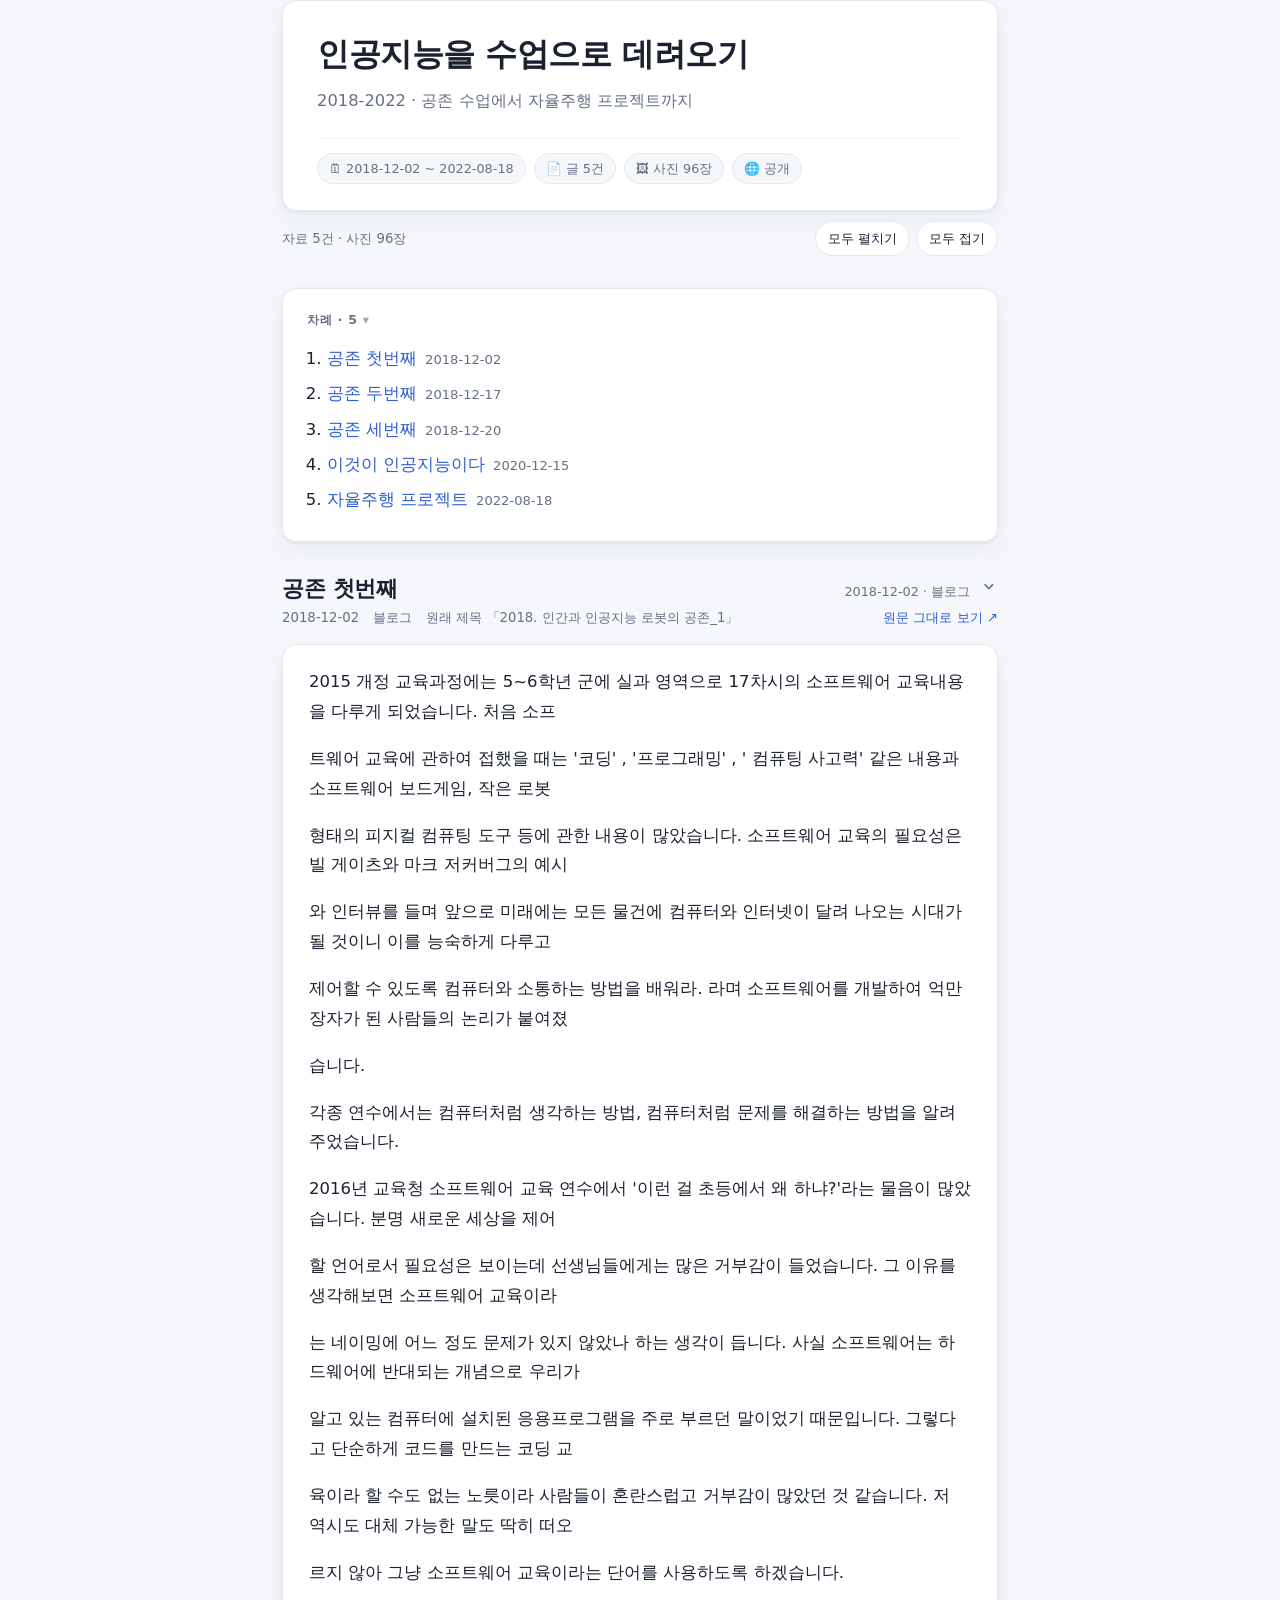
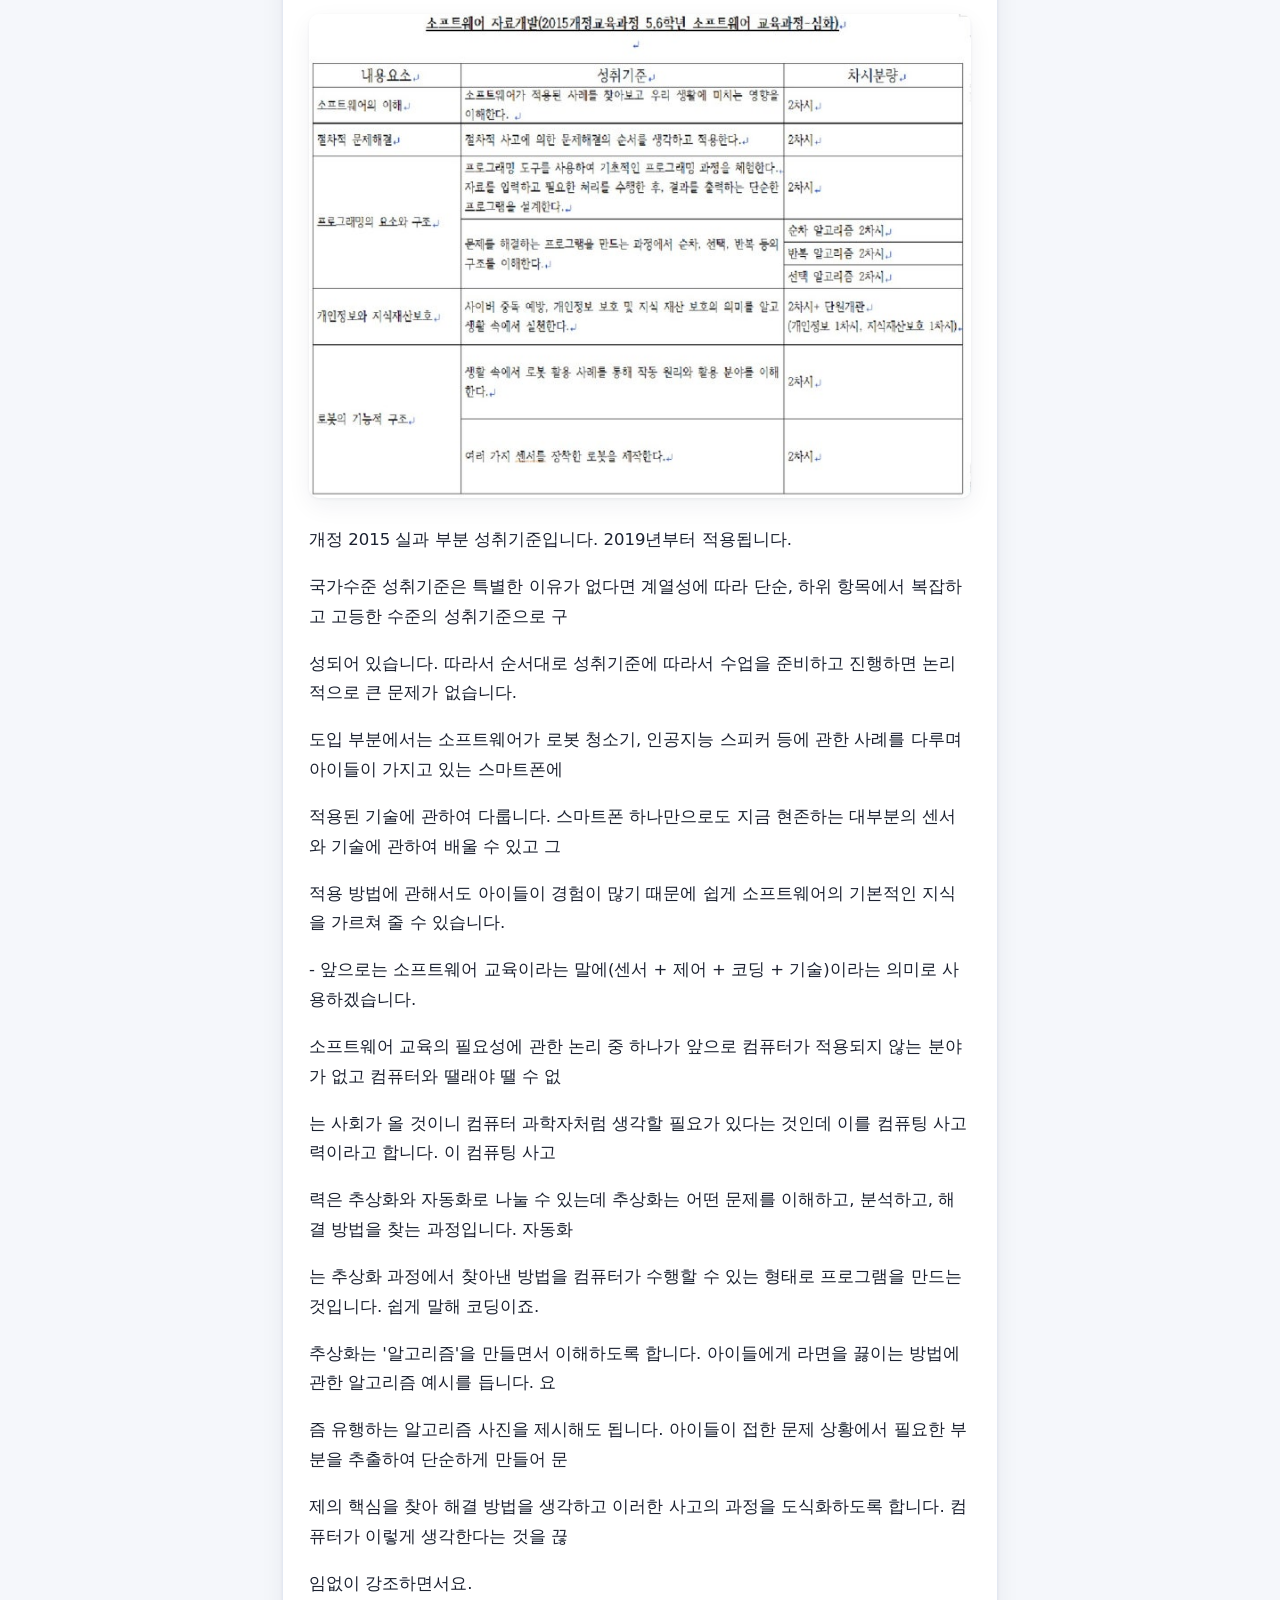
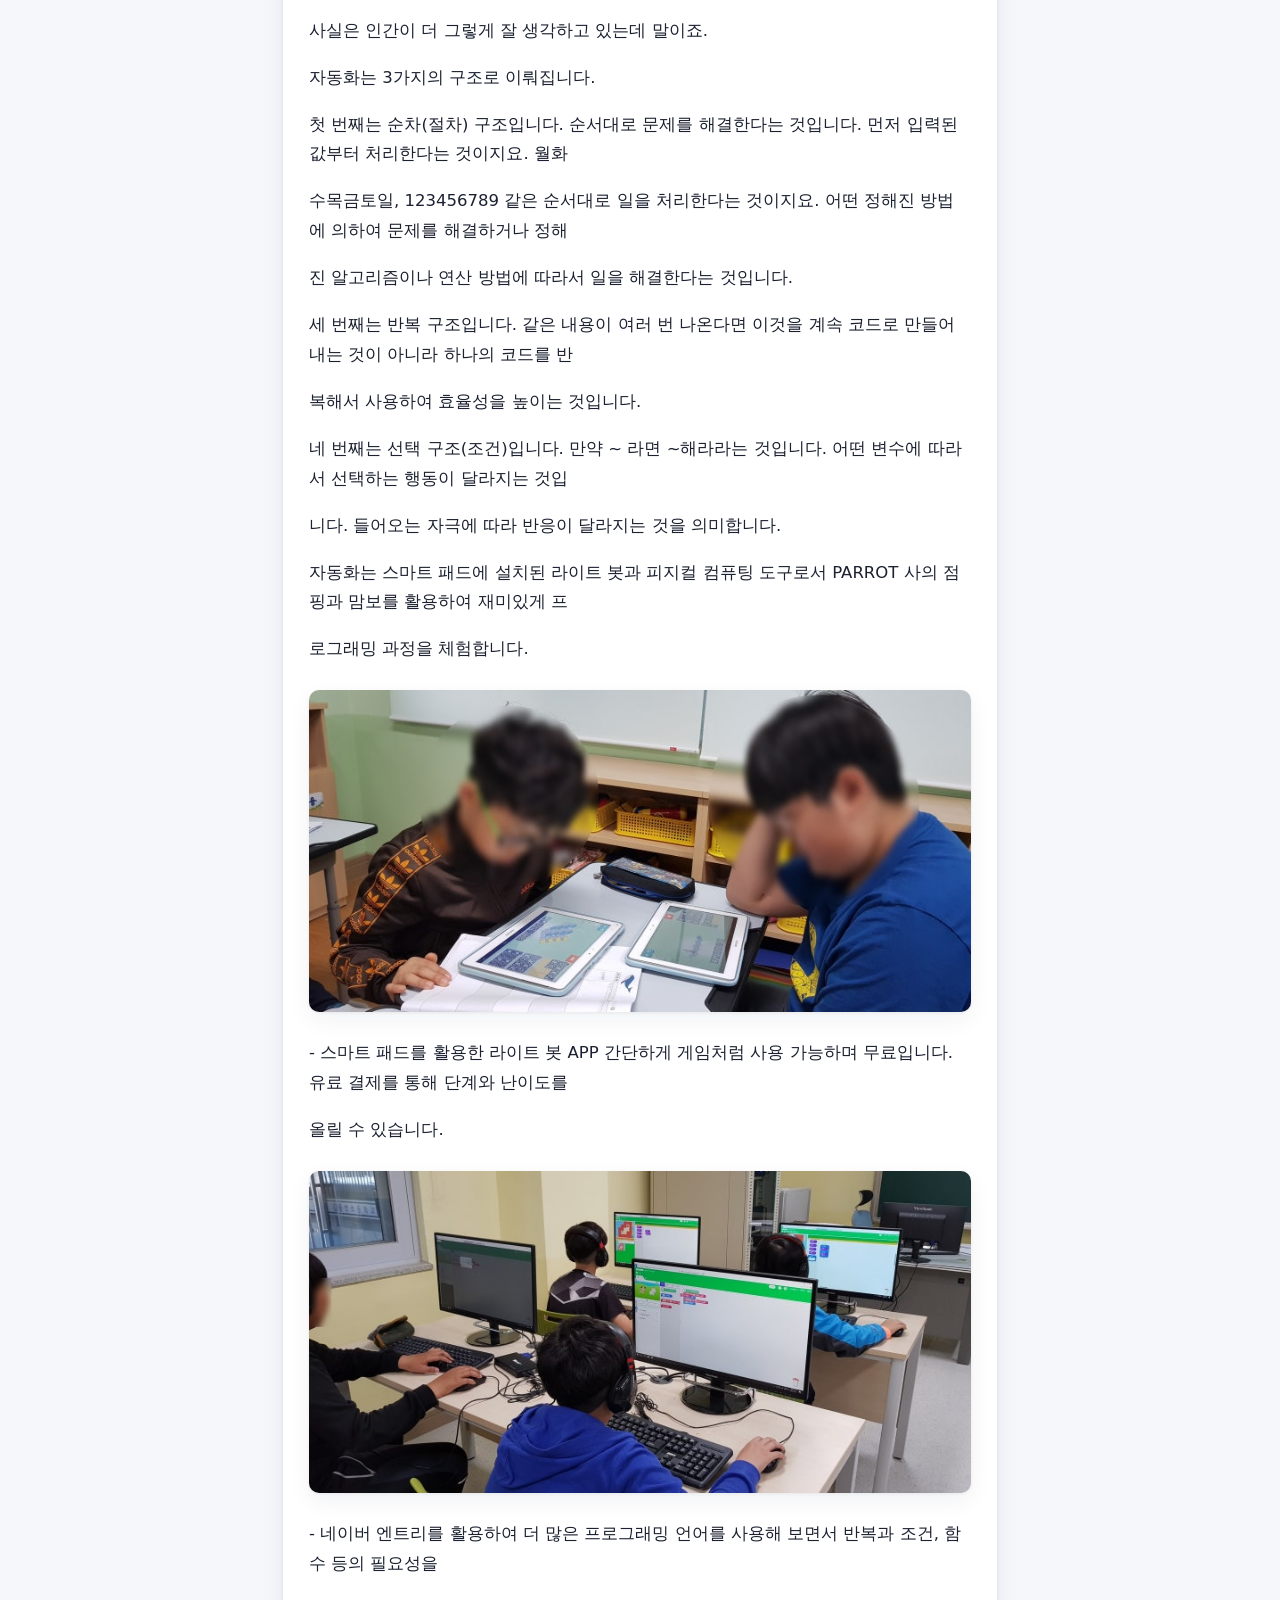
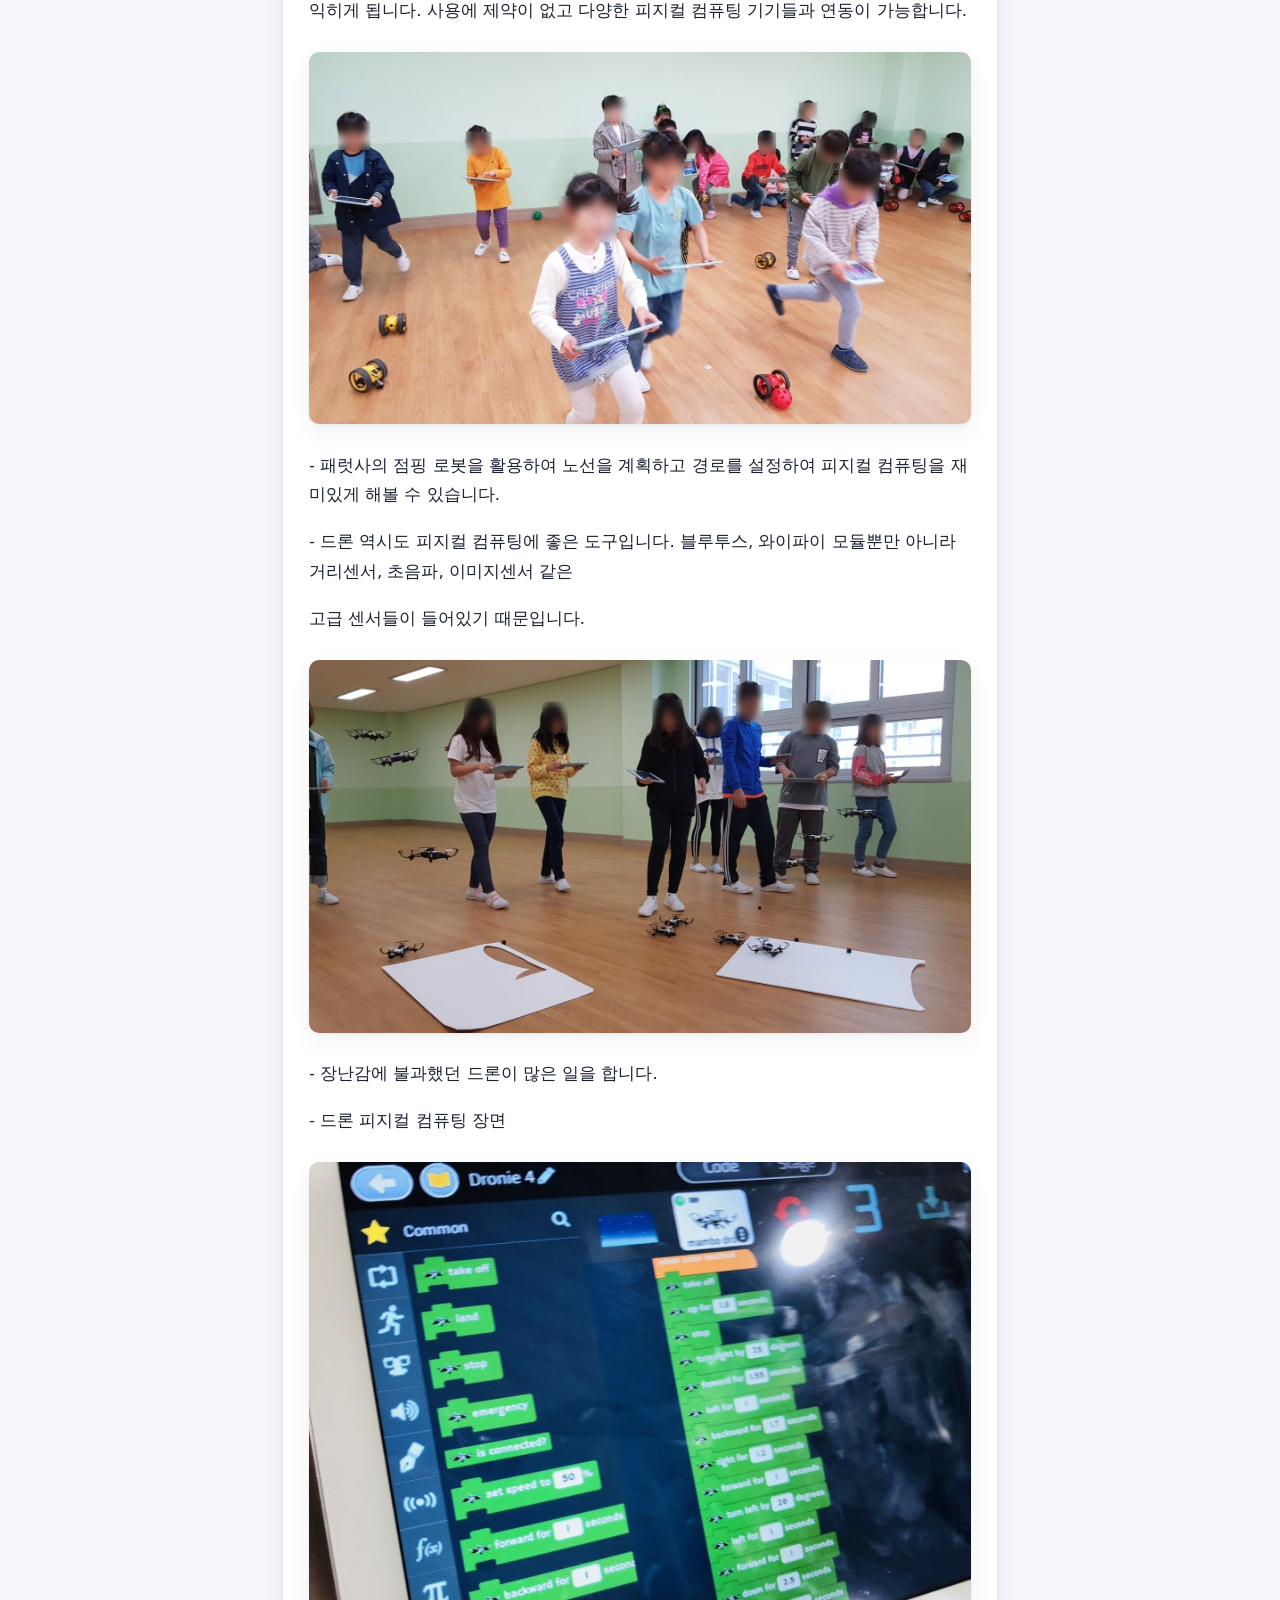
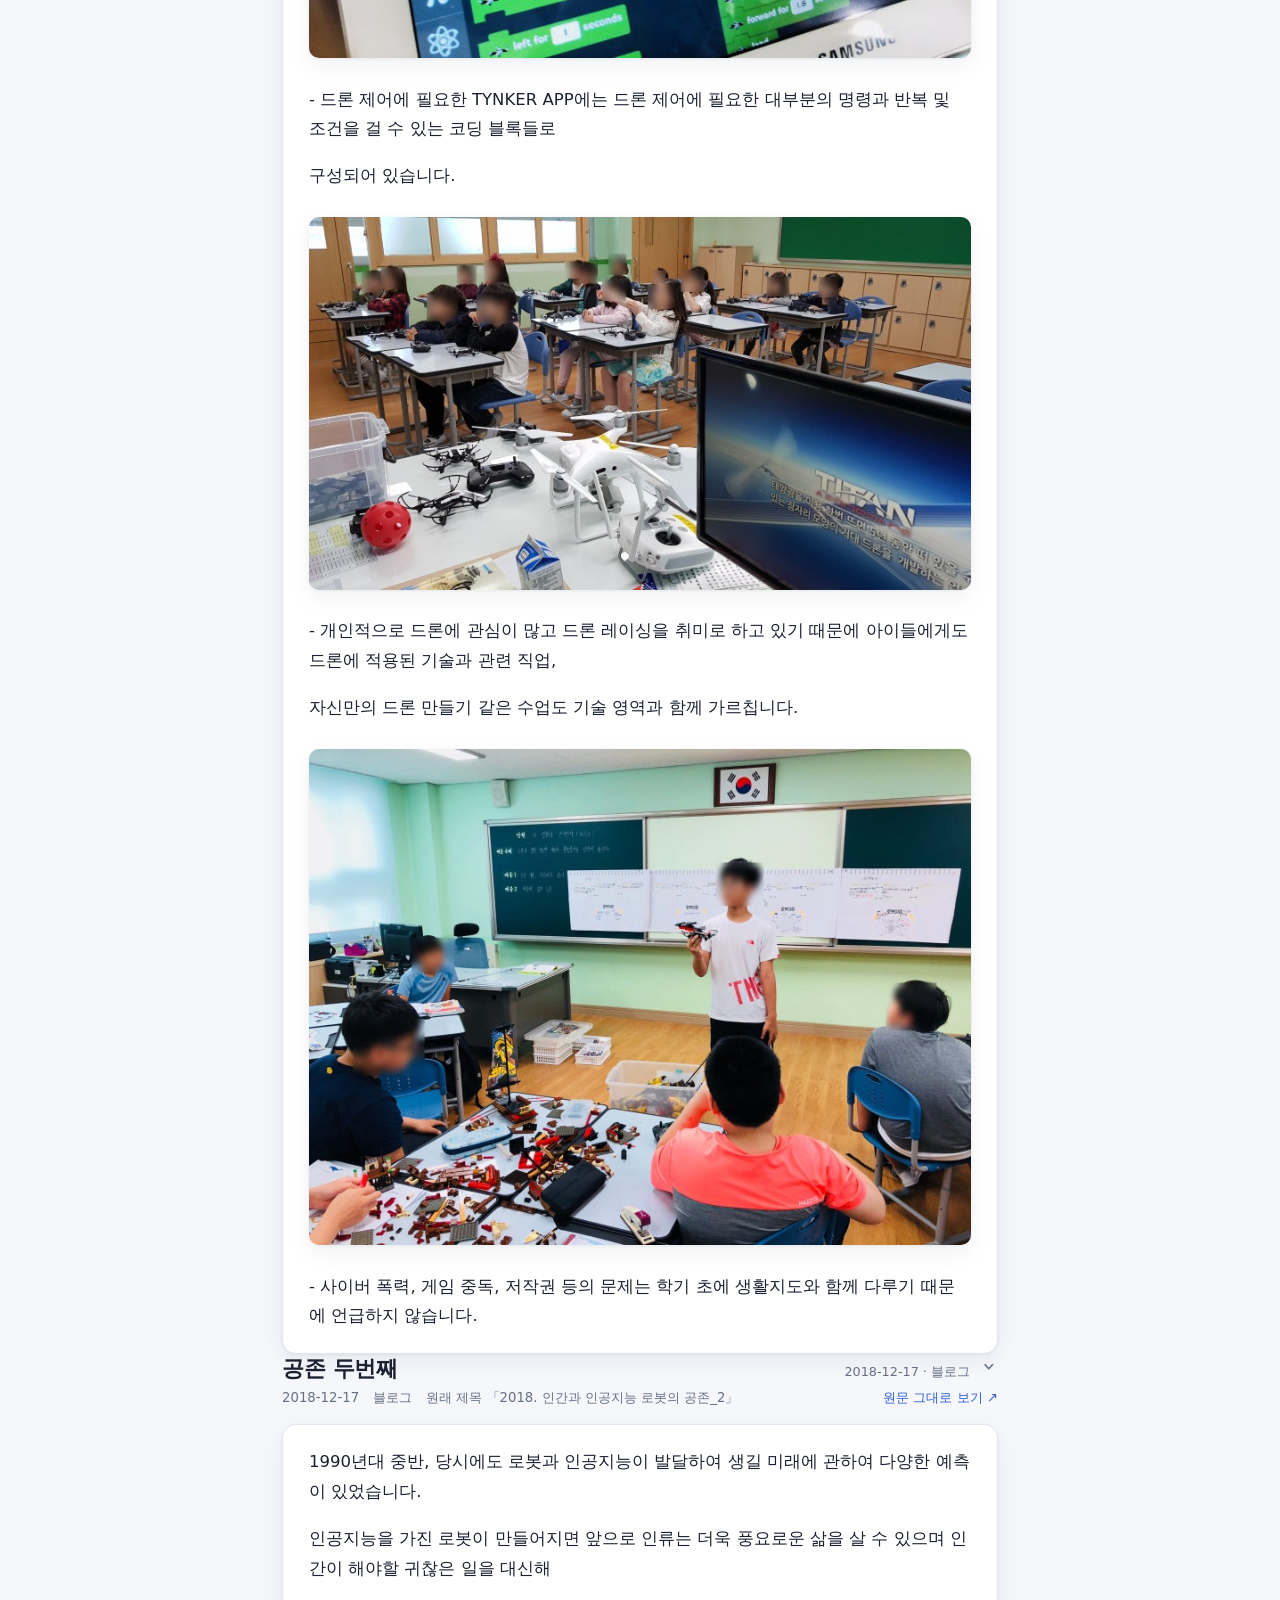
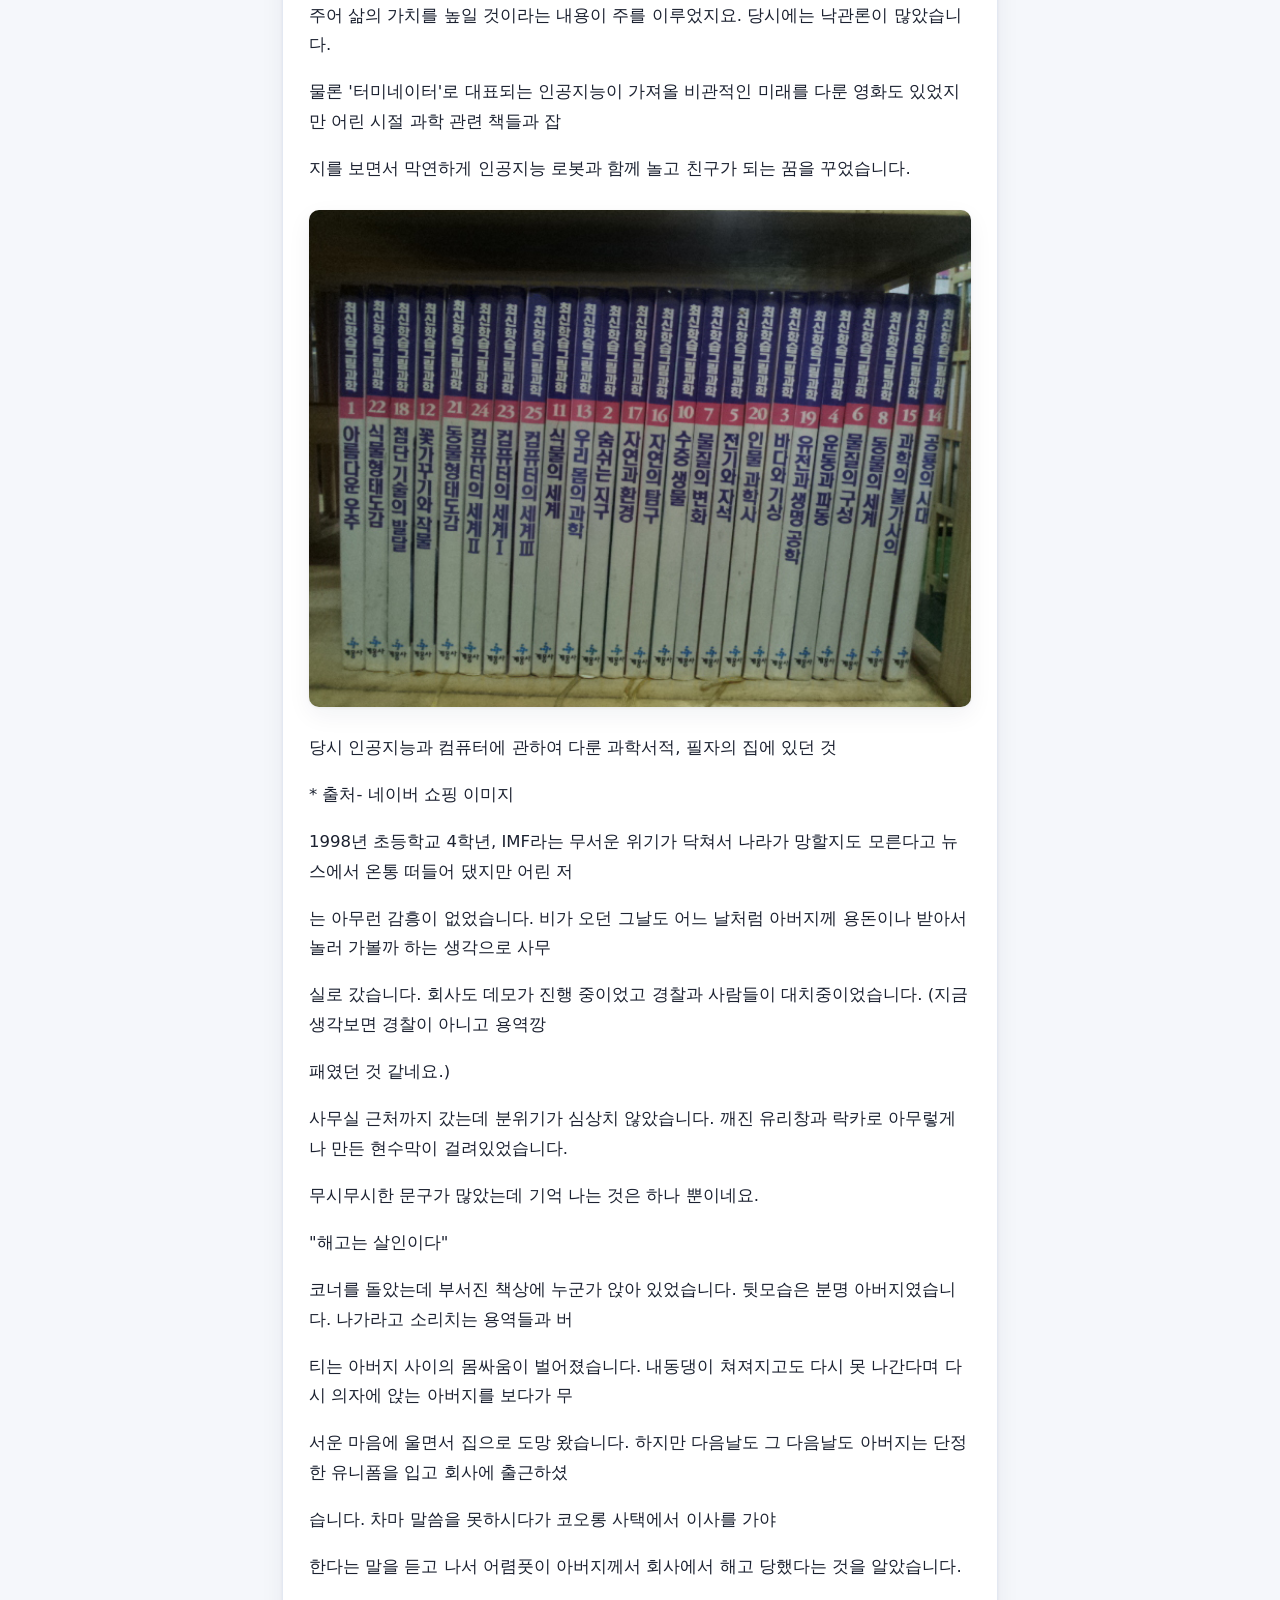
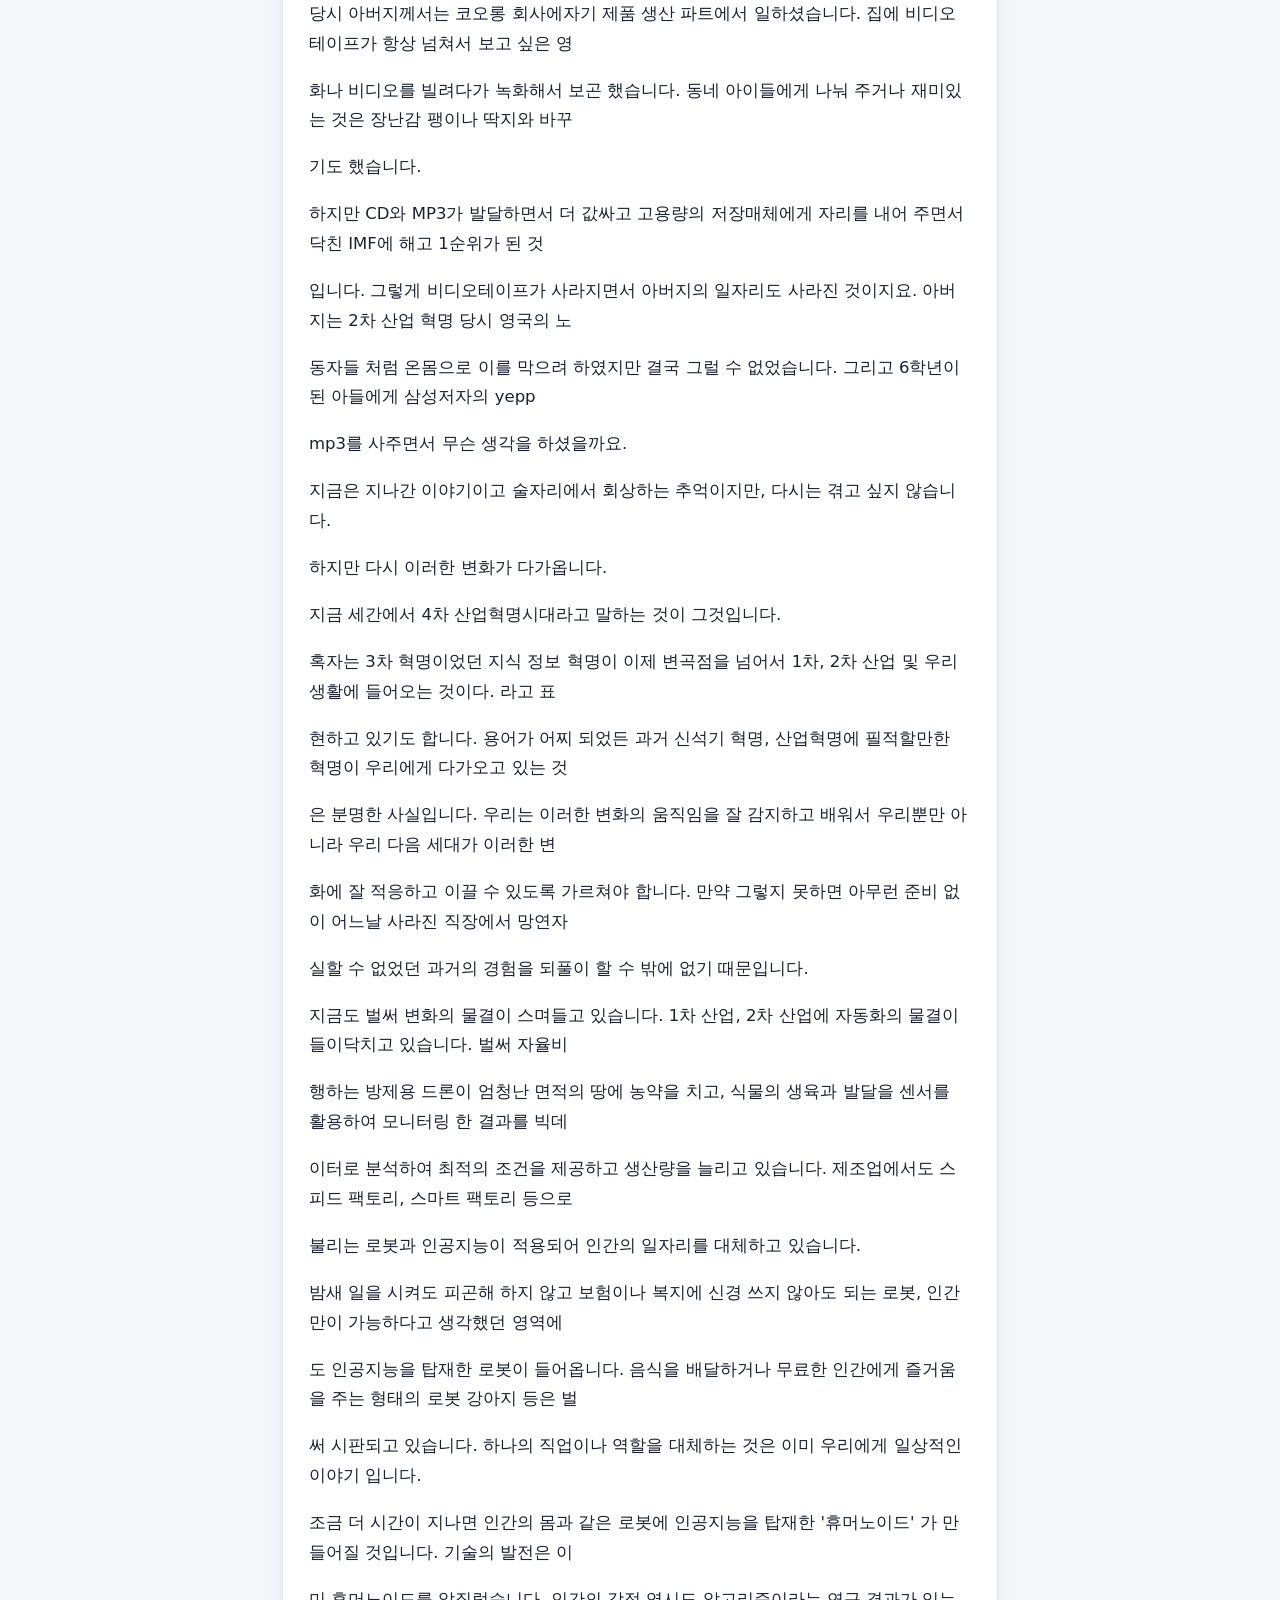
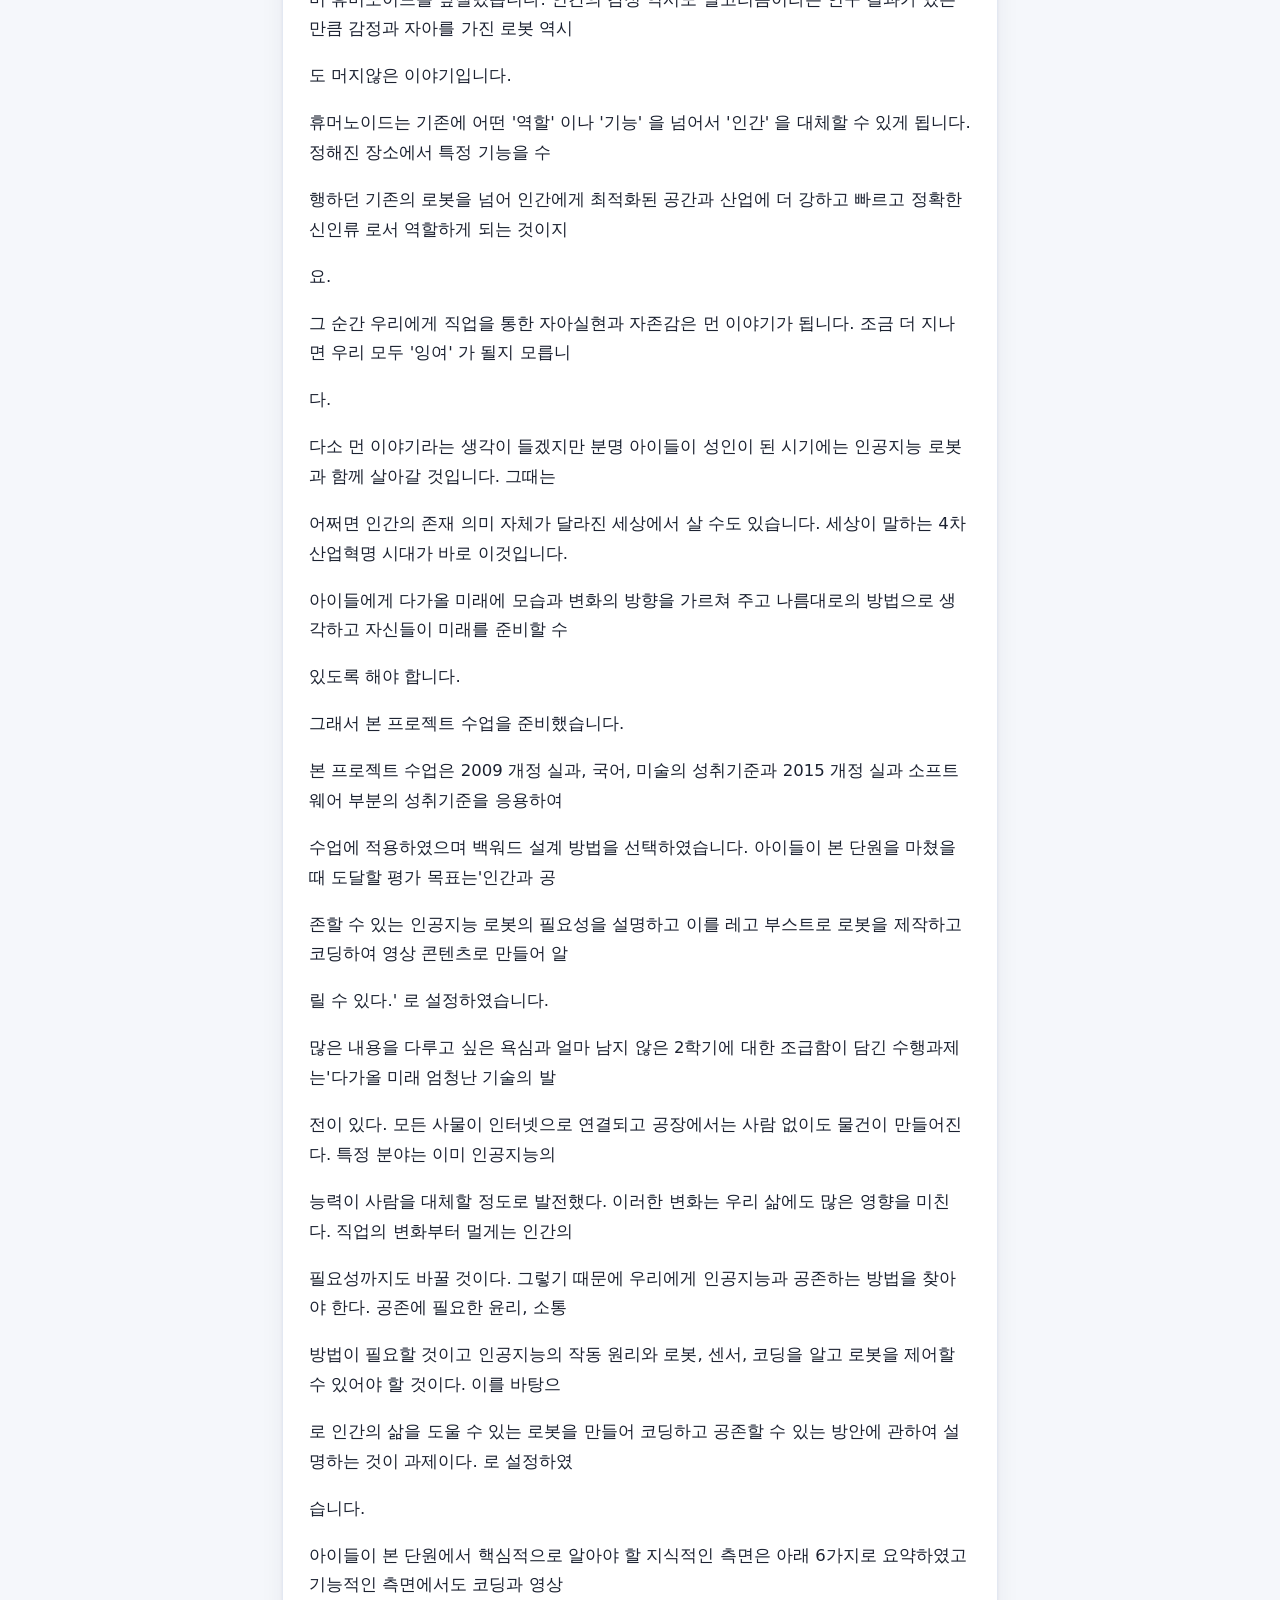
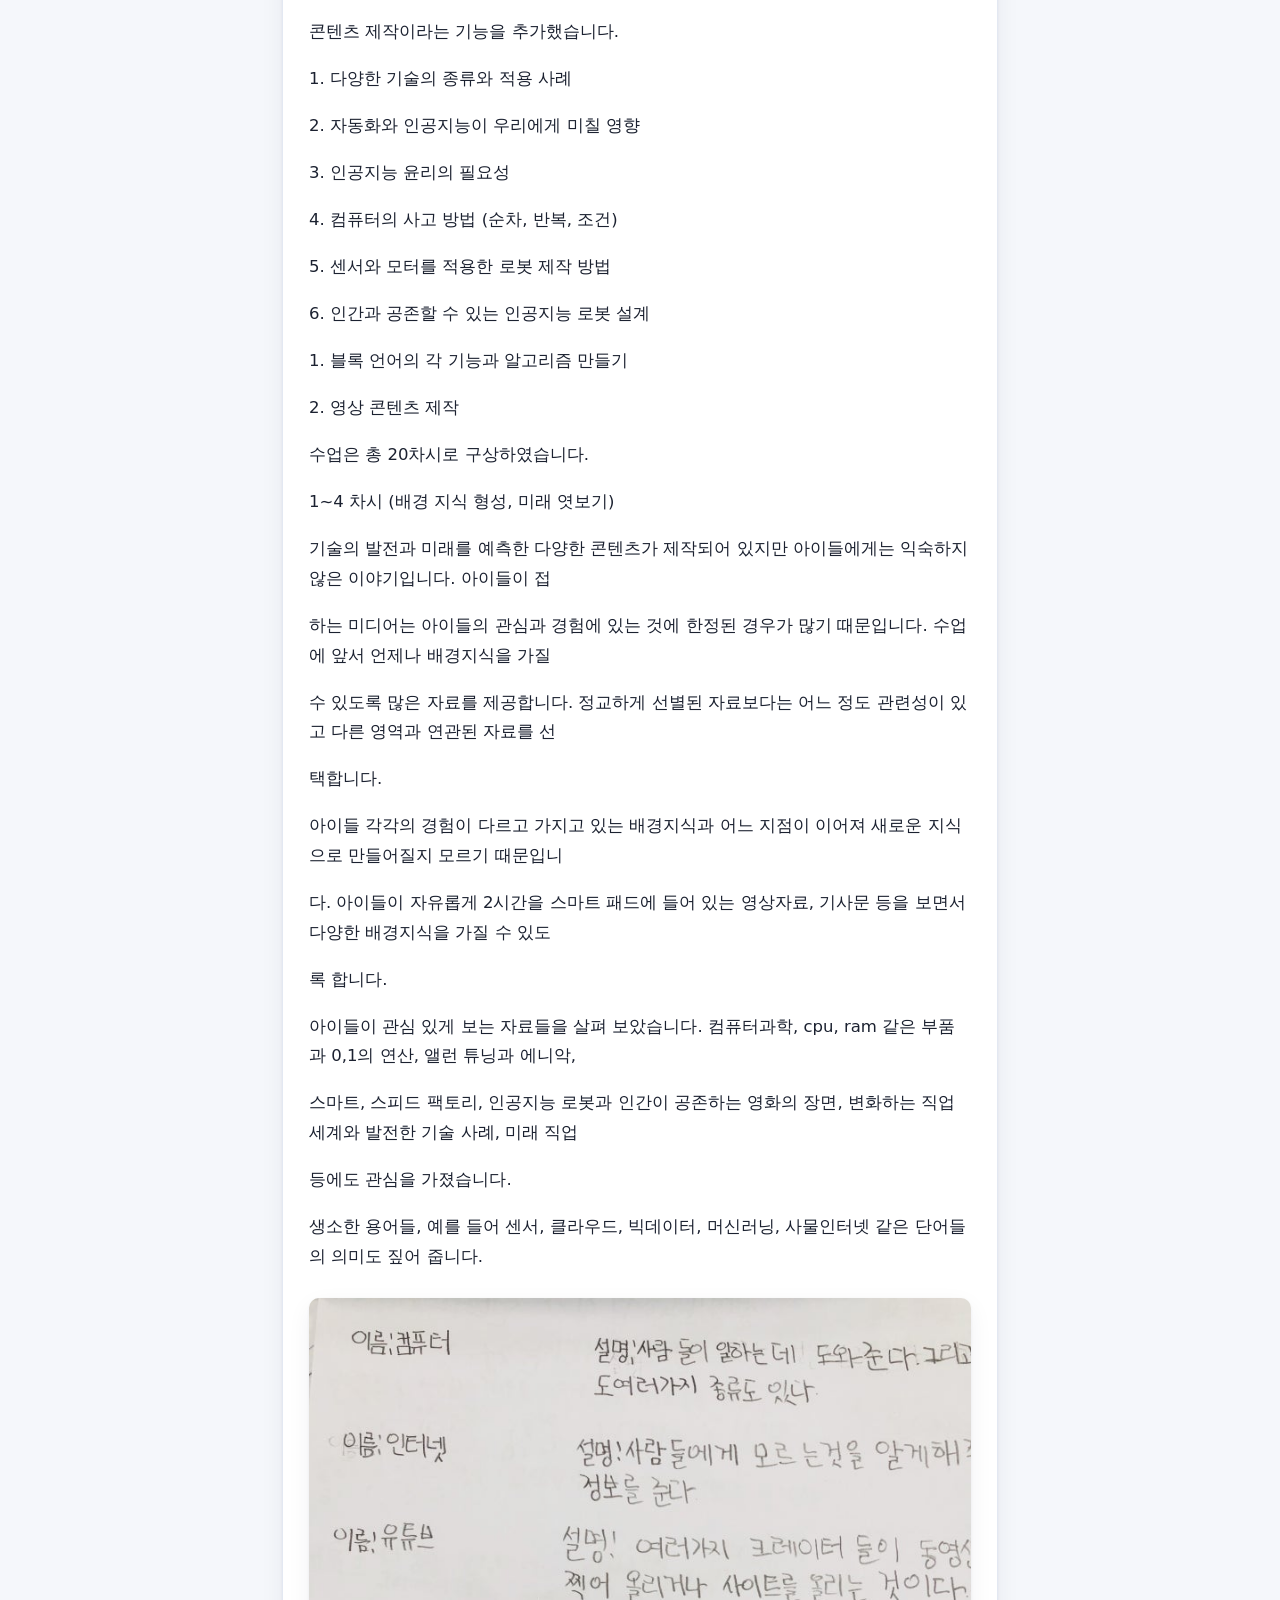
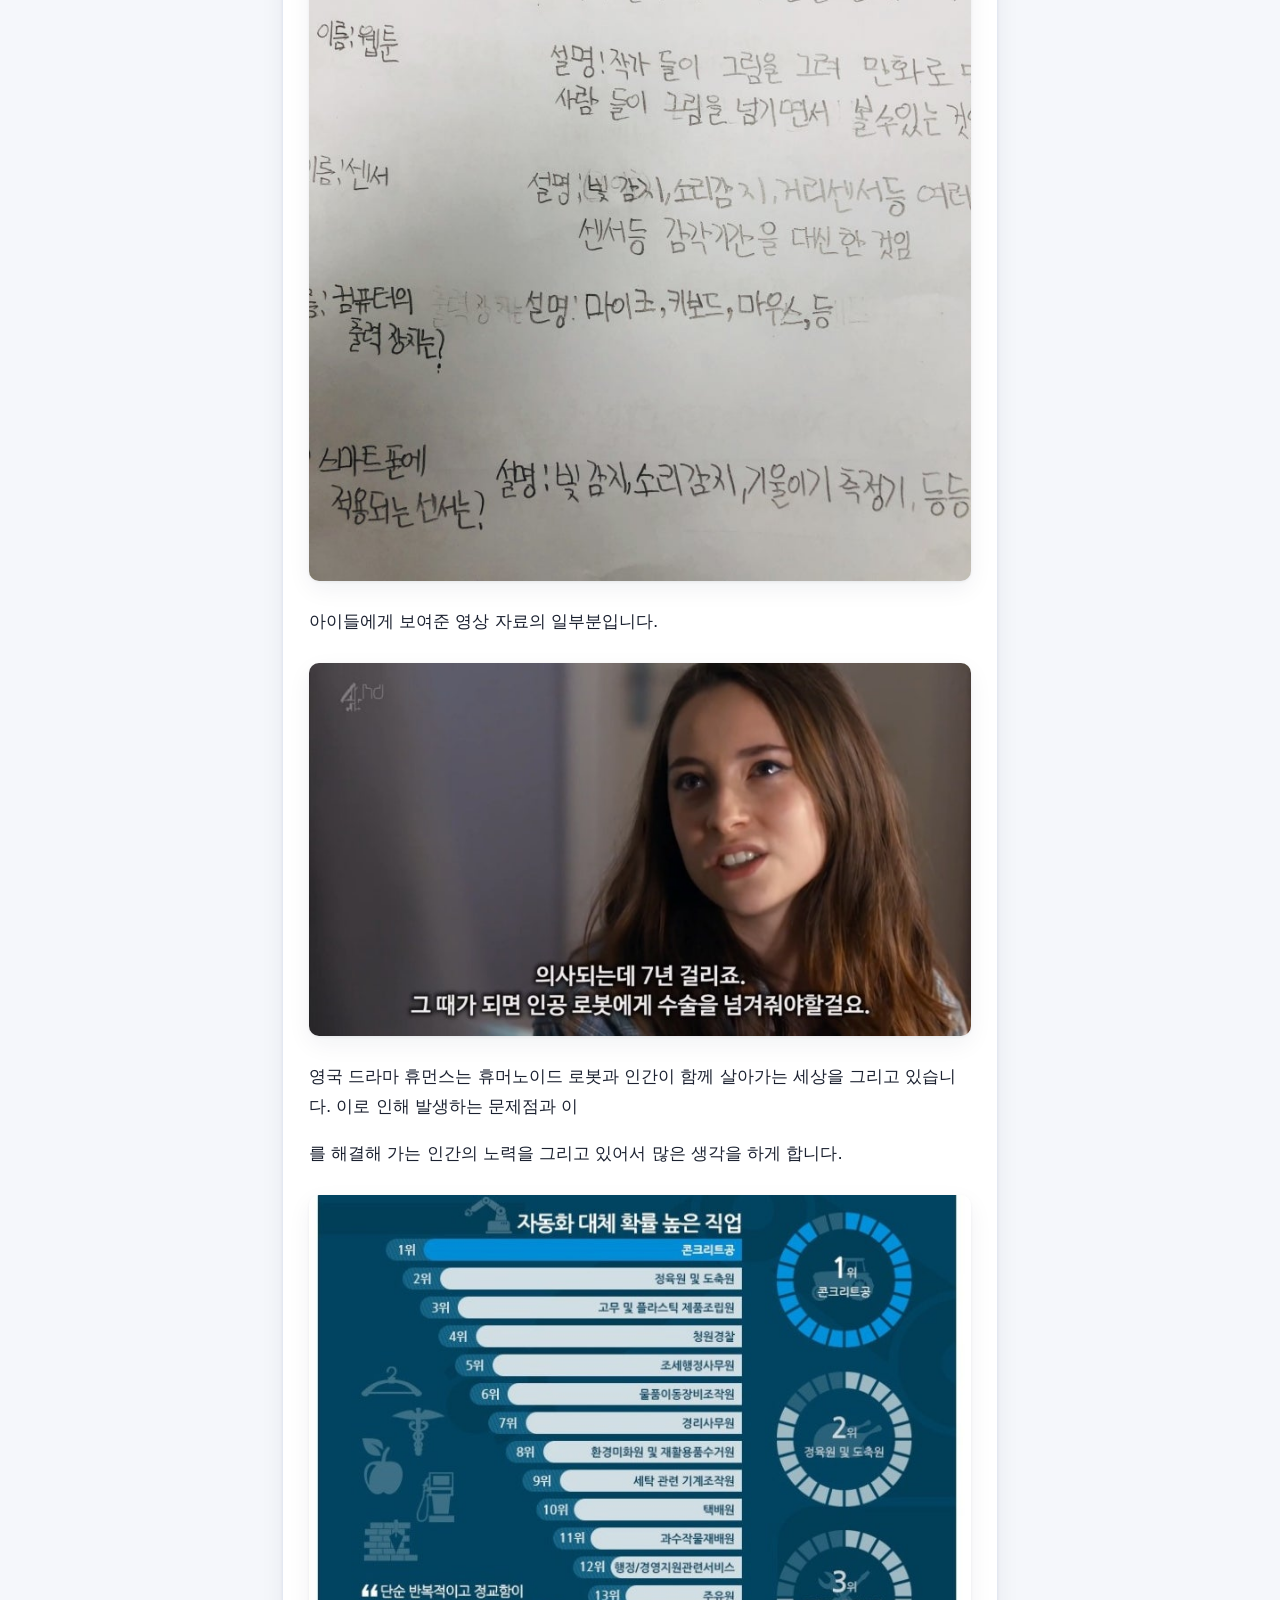
<file: 게시본/인공지능-수업/index.html>
<!doctype html>
<html lang="ko" class="배치-나열" data-디자인="기록장" data-배치="나열">
<head>
<meta charset="utf-8">
<meta name="viewport" content="width=device-width, initial-scale=1">
<title>인공지능을 수업으로 데려오기</title>
<link rel="stylesheet" href="../../공용/부품.css">
<link rel="stylesheet" href="../../디자인/%EA%B8%B0%EB%A1%9D%EC%9E%A5/연결.css">
</head>
<body><div class="판">
<header class="표지">
<h1>인공지능을 수업으로 데려오기</h1>
<p class="부제">2018-2022 · 공존 수업에서 자율주행 프로젝트까지</p>
<div class="집계"><span>🗓 2018-12-02 ~ 2022-08-18</span><span>📄 글 5건</span><span>🖼 사진 96장</span><span>🌐 공개</span></div>
</header>
<div class="접기줄"><span class="셈">자료 5건 · 사진 96장</span><span class="단추들"><button type="button" data-모두펼치기>모두 펼치기</button><button type="button" data-모두접기>모두 접기</button></span></div>
<details class="목차" open><summary class="딱지">차례 · 5</summary><ol>
<li><a href="#자료1">공존 첫번째</a><span class="날">2018-12-02</span></li>
<li><a href="#자료2">공존 두번째</a><span class="날">2018-12-17</span></li>
<li><a href="#자료3">공존 세번째</a><span class="날">2018-12-20</span></li>
<li><a href="#자료4">이것이 인공지능이다</a><span class="날">2020-12-15</span></li>
<li><a href="#자료5">자율주행 프로젝트</a><span class="날">2022-08-18</span></li>
</ol></details>
<div class="자료들">
<details class="자료" id="자료1" data-날짜="2018-12-02" data-유형="블로그" open><summary class="제목줄"><h2 class="제목">공존 첫번째</h2><span class="곁">2018-12-02 · 블로그</span></summary><div class="머리"><span>2018-12-02</span><span>블로그</span><span>원래 제목 「2018. 인간과 인공지능 로봇의 공존_1」</span><a class="원문" href="01_공존 첫번째.html" target="_blank">원문 그대로 보기 ↗</a></div><div class="몸"><p>2015 개정 교육과정에는 5~6학년 군에 실과 영역으로 17차시의 소프트웨어 교육내용을 다루게 되었습니다. 처음 소프</p>
<p>트웨어 교육에 관하여 접했을 때는 &#39;코딩&#39; , &#39;프로그래밍&#39; , &#39; 컴퓨팅 사고력&#39; 같은 내용과 소프트웨어 보드게임, 작은 로봇</p>
<p>형태의 피지컬 컴퓨팅 도구 등에 관한 내용이 많았습니다. 소프트웨어 교육의 필요성은 빌 게이츠와 마크 저커버그의 예시</p>
<p>와 인터뷰를 들며 앞으로 미래에는 모든 물건에 컴퓨터와 인터넷이 달려 나오는 시대가 될 것이니 이를 능숙하게 다루고</p>
<p>제어할 수 있도록 컴퓨터와 소통하는 방법을 배워라. 라며 소프트웨어를 개발하여 억만장자가 된 사람들의 논리가 붙여졌</p>
<p>습니다.</p>
<p>각종 연수에서는 컴퓨터처럼 생각하는 방법, 컴퓨터처럼 문제를 해결하는 방법을 알려주었습니다.</p>
<p>2016년 교육청 소프트웨어 교육 연수에서 &#39;이런 걸 초등에서 왜 하냐?&#39;라는 물음이 많았습니다. 분명 새로운 세상을 제어</p>
<p>할 언어로서 필요성은 보이는데 선생님들에게는 많은 거부감이 들었습니다. 그 이유를 생각해보면 소프트웨어 교육이라</p>
<p>는 네이밍에 어느 정도 문제가 있지 않았나 하는 생각이 듭니다. 사실 소프트웨어는 하드웨어에 반대되는 개념으로 우리가</p>
<p>알고 있는 컴퓨터에 설치된 응용프로그램을 주로 부르던 말이었기 때문입니다. 그렇다고 단순하게 코드를 만드는 코딩 교</p>
<p>육이라 할 수도 없는 노릇이라 사람들이 혼란스럽고 거부감이 많았던 것 같습니다. 저 역시도 대체 가능한 말도 딱히 떠오</p>
<p>르지 않아 그냥 소프트웨어 교육이라는 단어를 사용하도록 하겠습니다.</p>
<figure><img loading="lazy" src="사진/2018-12-02_2018._인간과_인공지능_로봇의_공존_1/img_001.jpeg" alt=""></figure>
<p>개정 2015 실과 부분 성취기준입니다. 2019년부터 적용됩니다.</p>
<p>국가수준 성취기준은 특별한 이유가 없다면 계열성에 따라 단순, 하위 항목에서 복잡하고 고등한 수준의 성취기준으로 구</p>
<p>성되어 있습니다. 따라서 순서대로 성취기준에 따라서 수업을 준비하고 진행하면 논리적으로 큰 문제가 없습니다.</p>
<p>도입 부분에서는 소프트웨어가 로봇 청소기, 인공지능 스피커 등에 관한 사례를 다루며 아이들이 가지고 있는 스마트폰에</p>
<p>적용된 기술에 관하여 다룹니다. 스마트폰 하나만으로도 지금 현존하는 대부분의 센서와 기술에 관하여 배울 수 있고 그</p>
<p>적용 방법에 관해서도 아이들이 경험이 많기 때문에 쉽게 소프트웨어의 기본적인 지식을 가르쳐 줄 수 있습니다.</p>
<p>- 앞으로는 소프트웨어 교육이라는 말에(센서 + 제어 + 코딩 + 기술)이라는 의미로 사용하겠습니다.</p>
<p>소프트웨어 교육의 필요성에 관한 논리 중 하나가 앞으로 컴퓨터가 적용되지 않는 분야가 없고 컴퓨터와 땔래야 땔 수 없</p>
<p>는 사회가 올 것이니 컴퓨터 과학자처럼 생각할 필요가 있다는 것인데 이를 컴퓨팅 사고력이라고 합니다. 이 컴퓨팅 사고</p>
<p>력은 추상화와 자동화로 나눌 수 있는데 추상화는 어떤 문제를 이해하고, 분석하고, 해결 방법을 찾는 과정입니다. 자동화</p>
<p>는 추상화 과정에서 찾아낸 방법을 컴퓨터가 수행할 수 있는 형태로 프로그램을 만드는 것입니다. 쉽게 말해 코딩이죠.</p>
<p>추상화는 &#39;알고리즘&#39;을 만들면서 이해하도록 합니다. 아이들에게 라면을 끓이는 방법에 관한 알고리즘 예시를 듭니다. 요</p>
<p>즘 유행하는 알고리즘 사진을 제시해도 됩니다. 아이들이 접한 문제 상황에서 필요한 부분을 추출하여 단순하게 만들어 문</p>
<p>제의 핵심을 찾아 해결 방법을 생각하고 이러한 사고의 과정을 도식화하도록 합니다. 컴퓨터가 이렇게 생각한다는 것을 끊</p>
<p>임없이 강조하면서요.</p>
<p>사실은 인간이 더 그렇게 잘 생각하고 있는데 말이죠.</p>
<p>자동화는 3가지의 구조로 이뤄집니다.</p>
<p>첫 번째는 순차(절차) 구조입니다. 순서대로 문제를 해결한다는 것입니다. 먼저 입력된 값부터 처리한다는 것이지요. 월화</p>
<p>수목금토일, 123456789 같은 순서대로 일을 처리한다는 것이지요. 어떤 정해진 방법에 의하여 문제를 해결하거나 정해</p>
<p>진 알고리즘이나 연산 방법에 따라서 일을 해결한다는 것입니다.</p>
<p>세 번째는 반복 구조입니다. 같은 내용이 여러 번 나온다면 이것을 계속 코드로 만들어 내는 것이 아니라 하나의 코드를 반</p>
<p>복해서 사용하여 효율성을 높이는 것입니다.</p>
<p>네 번째는 선택 구조(조건)입니다. 만약 ~ 라면 ~해라라는 것입니다. 어떤 변수에 따라서 선택하는 행동이 달라지는 것입</p>
<p>니다. 들어오는 자극에 따라 반응이 달라지는 것을 의미합니다.</p>
<p>자동화는 스마트 패드에 설치된 라이트 봇과 피지컬 컴퓨팅 도구로서 PARROT 사의 점핑과 맘보를 활용하여 재미있게 프</p>
<p>로그래밍 과정을 체험합니다.</p>
<figure><img loading="lazy" src="사진/2018-12-02_2018._인간과_인공지능_로봇의_공존_1/img_002.jpeg" alt=""></figure>
<p>- 스마트 패드를 활용한 라이트 봇 APP 간단하게 게임처럼 사용 가능하며 무료입니다. 유료 결제를 통해 단계와 난이도를</p>
<p>올릴 수 있습니다.</p>
<figure><img loading="lazy" src="사진/2018-12-02_2018._인간과_인공지능_로봇의_공존_1/img_003.jpeg" alt=""></figure>
<p>- 네이버 엔트리를 활용하여 더 많은 프로그래밍 언어를 사용해 보면서 반복과 조건, 함수 등의 필요성을</p>
<p>익히게 됩니다. 사용에 제약이 없고 다양한 피지컬 컴퓨팅 기기들과 연동이 가능합니다.</p>
<figure><img loading="lazy" src="사진/2018-12-02_2018._인간과_인공지능_로봇의_공존_1/img_004.jpeg" alt=""></figure>
<p>- 패럿사의 점핑 로봇을 활용하여 노선을 계획하고 경로를 설정하여 피지컬 컴퓨팅을 재미있게 해볼 수 있습니다.</p>
<p>- 드론 역시도 피지컬 컴퓨팅에 좋은 도구입니다. 블루투스, 와이파이 모듈뿐만 아니라 거리센서, 초음파, 이미지센서 같은</p>
<p>고급 센서들이 들어있기 때문입니다.</p>
<figure><img loading="lazy" src="사진/2018-12-02_2018._인간과_인공지능_로봇의_공존_1/img_005.jpeg" alt=""></figure>
<p>- 장난감에 불과했던 드론이 많은 일을 합니다.</p>
<p>- 드론 피지컬 컴퓨팅 장면</p>
<figure><img loading="lazy" src="사진/2018-12-02_2018._인간과_인공지능_로봇의_공존_1/img_006.jpeg" alt=""></figure>
<p>- 드론 제어에 필요한 TYNKER APP에는 드론 제어에 필요한 대부분의 명령과 반복 및 조건을 걸 수 있는 코딩 블록들로</p>
<p>구성되어 있습니다.</p>
<figure><img loading="lazy" src="사진/2018-12-02_2018._인간과_인공지능_로봇의_공존_1/img_007.jpeg" alt=""></figure>
<p>- 개인적으로 드론에 관심이 많고 드론 레이싱을 취미로 하고 있기 때문에 아이들에게도 드론에 적용된 기술과 관련 직업,</p>
<p>자신만의 드론 만들기 같은 수업도 기술 영역과 함께 가르칩니다.</p>
<figure><img loading="lazy" src="사진/2018-12-02_2018._인간과_인공지능_로봇의_공존_1/img_008.jpeg" alt=""></figure>
<p>- 사이버 폭력, 게임 중독, 저작권 등의 문제는 학기 초에 생활지도와 함께 다루기 때문에 언급하지 않습니다.</p></div></details>
<details class="자료" id="자료2" data-날짜="2018-12-17" data-유형="블로그" open><summary class="제목줄"><h2 class="제목">공존 두번째</h2><span class="곁">2018-12-17 · 블로그</span></summary><div class="머리"><span>2018-12-17</span><span>블로그</span><span>원래 제목 「2018. 인간과 인공지능 로봇의 공존_2」</span><a class="원문" href="02_공존 두번째.html" target="_blank">원문 그대로 보기 ↗</a></div><div class="몸"><p>1990년대 중반, 당시에도 로봇과 인공지능이 발달하여 생길 미래에 관하여 다양한 예측이 있었습니다.</p>
<p>인공지능을 가진 로봇이 만들어지면 앞으로 인류는 더욱 풍요로운 삶을 살 수 있으며 인간이 해야할 귀찮은 일을 대신해</p>
<p>주어 삶의 가치를 높일 것이라는 내용이 주를 이루었지요. 당시에는 낙관론이 많았습니다.</p>
<p>물론 &#39;터미네이터&#39;로 대표되는 인공지능이 가져올 비관적인 미래를 다룬 영화도 있었지만 어린 시절 과학 관련 책들과 잡</p>
<p>지를 보면서 막연하게 인공지능 로봇과 함께 놀고 친구가 되는 꿈을 꾸었습니다.</p>
<figure><img loading="lazy" src="사진/2018-12-17_2018._인간과_인공지능_로봇의_공존_2/img_001.jpeg" alt=""></figure>
<p>당시 인공지능과 컴퓨터에 관하여 다룬 과학서적, 필자의 집에 있던 것</p>
<p>* 출처- 네이버 쇼핑 이미지</p>
<p>1998년 초등학교 4학년, IMF라는 무서운 위기가 닥쳐서 나라가 망할지도 모른다고 뉴스에서 온통 떠들어 댔지만 어린 저</p>
<p>는 아무런 감흥이 없었습니다. 비가 오던 그날도 어느 날처럼 아버지께 용돈이나 받아서 놀러 가볼까 하는 생각으로 사무</p>
<p>실로 갔습니다. 회사도 데모가 진행 중이었고 경찰과 사람들이 대치중이었습니다. (지금 생각보면 경찰이 아니고 용역깡</p>
<p>패였던 것 같네요.)</p>
<p>사무실 근처까지 갔는데 분위기가 심상치 않았습니다. 깨진 유리창과 락카로 아무렇게나 만든 현수막이 걸려있었습니다.</p>
<p>무시무시한 문구가 많았는데 기억 나는 것은 하나 뿐이네요.</p>
<p>&quot;해고는 살인이다&quot;</p>
<p>코너를 돌았는데 부서진 책상에 누군가 앉아 있었습니다. 뒷모습은 분명 아버지였습니다. 나가라고 소리치는 용역들과 버</p>
<p>티는 아버지 사이의 몸싸움이 벌어졌습니다. 내동댕이 쳐져지고도 다시 못 나간다며 다시 의자에 앉는 아버지를 보다가 무</p>
<p>서운 마음에 울면서 집으로 도망 왔습니다. 하지만 다음날도 그 다음날도 아버지는 단정한 유니폼을 입고 회사에 출근하셨</p>
<p>습니다. 차마 말씀을 못하시다가 코오롱 사택에서 이사를 가야</p>
<p>한다는 말을 듣고 나서 어렴풋이 아버지께서 회사에서 해고 당했다는 것을 알았습니다.</p>
<p>당시 아버지께서는 코오롱 회사에자기 제품 생산 파트에서 일하셨습니다. 집에 비디오테이프가 항상 넘쳐서 보고 싶은 영</p>
<p>화나 비디오를 빌려다가 녹화해서 보곤 했습니다. 동네 아이들에게 나눠 주거나 재미있는 것은 장난감 팽이나 딱지와 바꾸</p>
<p>기도 했습니다.</p>
<p>하지만 CD와 MP3가 발달하면서 더 값싸고 고용량의 저장매체에게 자리를 내어 주면서 닥친 IMF에 해고 1순위가 된 것</p>
<p>입니다. 그렇게 비디오테이프가 사라지면서 아버지의 일자리도 사라진 것이지요. 아버지는 2차 산업 혁명 당시 영국의 노</p>
<p>동자들 처럼 온몸으로 이를 막으려 하였지만 결국 그럴 수 없었습니다. 그리고 6학년이 된 아들에게 삼성저자의 yepp</p>
<p>mp3를 사주면서 무슨 생각을 하셨을까요.</p>
<p>지금은 지나간 이야기이고 술자리에서 회상하는 추억이지만, 다시는 겪고 싶지 않습니다.</p>
<p>하지만 다시 이러한 변화가 다가옵니다.</p>
<p>지금 세간에서 4차 산업혁명시대라고 말하는 것이 그것입니다.</p>
<p>혹자는 3차 혁명이었던 지식 정보 혁명이 이제 변곡점을 넘어서 1차, 2차 산업 및 우리 생활에 들어오는 것이다. 라고 표</p>
<p>현하고 있기도 합니다. 용어가 어찌 되었든 과거 신석기 혁명, 산업혁명에 필적할만한 혁명이 우리에게 다가오고 있는 것</p>
<p>은 분명한 사실입니다. 우리는 이러한 변화의 움직임을 잘 감지하고 배워서 우리뿐만 아니라 우리 다음 세대가 이러한 변</p>
<p>화에 잘 적응하고 이끌 수 있도록 가르쳐야 합니다. 만약 그렇지 못하면 아무런 준비 없이 어느날 사라진 직장에서 망연자</p>
<p>실할 수 없었던 과거의 경험을 되풀이 할 수 밖에 없기 때문입니다.</p>
<p>지금도 벌써 변화의 물결이 스며들고 있습니다. 1차 산업, 2차 산업에 자동화의 물결이 들이닥치고 있습니다. 벌써 자율비</p>
<p>행하는 방제용 드론이 엄청난 면적의 땅에 농약을 치고, 식물의 생육과 발달을 센서를 활용하여 모니터링 한 결과를 빅데</p>
<p>이터로 분석하여 최적의 조건을 제공하고 생산량을 늘리고 있습니다. 제조업에서도 스피드 팩토리, 스마트 팩토리 등으로</p>
<p>불리는 로봇과 인공지능이 적용되어 인간의 일자리를 대체하고 있습니다.</p>
<p>밤새 일을 시켜도 피곤해 하지 않고 보험이나 복지에 신경 쓰지 않아도 되는 로봇, 인간만이 가능하다고 생각했던 영역에</p>
<p>도 인공지능을 탑재한 로봇이 들어옵니다. 음식을 배달하거나 무료한 인간에게 즐거움을 주는 형태의 로봇 강아지 등은 벌</p>
<p>써 시판되고 있습니다. 하나의 직업이나 역할을 대체하는 것은 이미 우리에게 일상적인 이야기 입니다.</p>
<p>조금 더 시간이 지나면 인간의 몸과 같은 로봇에 인공지능을 탑재한 &#39;휴머노이드&#39; 가 만들어질 것입니다. 기술의 발전은 이</p>
<p>미 휴머노이드를 앞질렀습니다. 인간의 감정 역시도 알고리즘이라는 연구 결과가 있는 만큼 감정과 자아를 가진 로봇 역시</p>
<p>도 머지않은 이야기입니다.</p>
<p>휴머노이드는 기존에 어떤 &#39;역할&#39; 이나 &#39;기능&#39; 을 넘어서 &#39;인간&#39; 을 대체할 수 있게 됩니다. 정해진 장소에서 특정 기능을 수</p>
<p>행하던 기존의 로봇을 넘어 인간에게 최적화된 공간과 산업에 더 강하고 빠르고 정확한 신인류 로서 역할하게 되는 것이지</p>
<p>요.</p>
<p>그 순간 우리에게 직업을 통한 자아실현과 자존감은 먼 이야기가 됩니다. 조금 더 지나면 우리 모두 &#39;잉여&#39; 가 될지 모릅니</p>
<p>다.</p>
<p>다소 먼 이야기라는 생각이 들겠지만 분명 아이들이 성인이 된 시기에는 인공지능 로봇과 함께 살아갈 것입니다. 그때는</p>
<p>어쩌면 인간의 존재 의미 자체가 달라진 세상에서 살 수도 있습니다. 세상이 말하는 4차산업혁명 시대가 바로 이것입니다.</p>
<p>아이들에게 다가올 미래에 모습과 변화의 방향을 가르쳐 주고 나름대로의 방법으로 생각하고 자신들이 미래를 준비할 수</p>
<p>있도록 해야 합니다.</p>
<p>그래서 본 프로젝트 수업을 준비했습니다.</p>
<p>본 프로젝트 수업은 2009 개정 실과, 국어, 미술의 성취기준과 2015 개정 실과 소프트웨어 부분의 성취기준을 응용하여</p>
<p>수업에 적용하였으며 백워드 설계 방법을 선택하였습니다. 아이들이 본 단원을 마쳤을 때 도달할 평가 목표는&#39;인간과 공</p>
<p>존할 수 있는 인공지능 로봇의 필요성을 설명하고 이를 레고 부스트로 로봇을 제작하고 코딩하여 영상 콘텐츠로 만들어 알</p>
<p>릴 수 있다.&#39; 로 설정하였습니다.</p>
<p>많은 내용을 다루고 싶은 욕심과 얼마 남지 않은 2학기에 대한 조급함이 담긴 수행과제는&#39;다가올 미래 엄청난 기술의 발</p>
<p>전이 있다. 모든 사물이 인터넷으로 연결되고 공장에서는 사람 없이도 물건이 만들어진다. 특정 분야는 이미 인공지능의</p>
<p>능력이 사람을 대체할 정도로 발전했다. 이러한 변화는 우리 삶에도 많은 영향을 미친다. 직업의 변화부터 멀게는 인간의</p>
<p>필요성까지도 바꿀 것이다. 그렇기 때문에 우리에게 인공지능과 공존하는 방법을 찾아야 한다. 공존에 필요한 윤리, 소통</p>
<p>방법이 필요할 것이고 인공지능의 작동 원리와 로봇, 센서, 코딩을 알고 로봇을 제어할 수 있어야 할 것이다. 이를 바탕으</p>
<p>로 인간의 삶을 도울 수 있는 로봇을 만들어 코딩하고 공존할 수 있는 방안에 관하여 설명하는 것이 과제이다. 로 설정하였</p>
<p>습니다.</p>
<p>아이들이 본 단원에서 핵심적으로 알아야 할 지식적인 측면은 아래 6가지로 요약하였고 기능적인 측면에서도 코딩과 영상</p>
<p>콘텐츠 제작이라는 기능을 추가했습니다.</p>
<p>1. 다양한 기술의 종류와 적용 사례</p>
<p>2. 자동화와 인공지능이 우리에게 미칠 영향</p>
<p>3. 인공지능 윤리의 필요성</p>
<p>4. 컴퓨터의 사고 방법 (순차, 반복, 조건)</p>
<p>5. 센서와 모터를 적용한 로봇 제작 방법</p>
<p>6. 인간과 공존할 수 있는 인공지능 로봇 설계</p>
<p>1. 블록 언어의 각 기능과 알고리즘 만들기</p>
<p>2. 영상 콘텐츠 제작</p>
<p>수업은 총 20차시로 구상하였습니다.</p>
<p>1~4 차시 (배경 지식 형성, 미래 엿보기)</p>
<p>기술의 발전과 미래를 예측한 다양한 콘텐츠가 제작되어 있지만 아이들에게는 익숙하지 않은 이야기입니다. 아이들이 접</p>
<p>하는 미디어는 아이들의 관심과 경험에 있는 것에 한정된 경우가 많기 때문입니다. 수업에 앞서 언제나 배경지식을 가질</p>
<p>수 있도록 많은 자료를 제공합니다. 정교하게 선별된 자료보다는 어느 정도 관련성이 있고 다른 영역과 연관된 자료를 선</p>
<p>택합니다.</p>
<p>아이들 각각의 경험이 다르고 가지고 있는 배경지식과 어느 지점이 이어져 새로운 지식으로 만들어질지 모르기 때문입니</p>
<p>다. 아이들이 자유롭게 2시간을 스마트 패드에 들어 있는 영상자료, 기사문 등을 보면서 다양한 배경지식을 가질 수 있도</p>
<p>록 합니다.</p>
<p>아이들이 관심 있게 보는 자료들을 살펴 보았습니다. 컴퓨터과학, cpu, ram 같은 부품과 0,1의 연산, 앨런 튜닝과 에니악,</p>
<p>스마트, 스피드 팩토리, 인공지능 로봇과 인간이 공존하는 영화의 장면, 변화하는 직업세계와 발전한 기술 사례, 미래 직업</p>
<p>등에도 관심을 가졌습니다.</p>
<p>생소한 용어들, 예를 들어 센서, 클라우드, 빅데이터, 머신러닝, 사물인터넷 같은 단어들의 의미도 짚어 줍니다.</p>
<figure><img loading="lazy" src="사진/2018-12-17_2018._인간과_인공지능_로봇의_공존_2/img_002.jpeg" alt=""></figure>
<p>아이들에게 보여준 영상 자료의 일부분입니다.</p>
<figure><img loading="lazy" src="사진/2018-12-17_2018._인간과_인공지능_로봇의_공존_2/img_003.jpeg" alt=""></figure>
<p>영국 드라마 휴먼스는 휴머노이드 로봇과 인간이 함께 살아가는 세상을 그리고 있습니다. 이로 인해 발생하는 문제점과 이</p>
<p>를 해결해 가는 인간의 노력을 그리고 있어서 많은 생각을 하게 합니다.</p>
<figure><img loading="lazy" src="사진/2018-12-17_2018._인간과_인공지능_로봇의_공존_2/img_004.jpeg" alt=""></figure>
<p>자동화 대체 확률이 높은 직업 리스트입니다. 피해야 한다는 쪽보다는 다른 방법으로 변화시켜 새로운 직업을 만들어 낼</p>
<p>수 있는 방법을 이야기해야 합니다. 자동화 대체 확률이 낮은 직업 1위가 화가라고 모두가 화가가 될 수는 없으니까요. 문</p>
<p>이과로 직업을 나누는 것이 무의미하지만 이과의 직업 비율이 높기 때문입니다.</p>
<figure><img loading="lazy" src="사진/2018-12-17_2018._인간과_인공지능_로봇의_공존_2/img_005.jpeg" alt=""></figure>
<p>자동화로 인한 대량실업 문제, 직업의 변화에 관한 논의가 많아지자 직업선택에 관한 뉴스가 많이 보입니다.</p>
<p>하지만 자료마다 예측 방법이나 결과가 달라 신뢰하기 어렵다는 생각도 듭니다. 예를 들어 어느 자료에서는 초등교사가 사</p>
<p>라지지 않을 직업 26위 인데 어느 자료에서는 사라질 직업에 상위에 랭크됩니다.</p>
<p>사라지지 않을 것 같은 직업으로 &#39;도망&#39; 가기보다는 직업에 대한 생각을 다시 가지고 새로운 직업을 창조하는 방향으로 생</p>
<p>각을 전환해야 합니다.</p>
<figure><img loading="lazy" src="사진/2018-12-17_2018._인간과_인공지능_로봇의_공존_2/img_006.png" alt=""></figure>
<p>MBC 다큐멘터리에서 다루는 내용입니다. 기계와 자동화로 인하여 편리하고 좋은 시대이지만 그 이면에는 직업 대체에</p>
<p>관한 내용도 다룹니다. 이 외에도 앞으로 기술의 변화가 가져올 다양한 영역의 변화에 관하여 영상, 사진, 기사문을 보면서</p>
<p>공부합니다.</p>
<p>여자아이들은 무관심할 것 같은 내용이지만 자신들의 미래에 다가올 변화에는 놀랄 만큼 집중하고 관심을 가집니다. 살아</p>
<p>남기 위한 것에는 아이들이 본능적으로 안다는 말이 진짜 인가 봅니다.</p>
<p>5~8 차시 (인공지능과 로봇)</p>
<p>5~8 차시는 인공지능과 로봇 관하여 집중적으로 다룹니다. 이전의 로봇이나 기술 수업이라면 여러 상황에서 도움을 줄 수</p>
<p>있는 로봇을 설계하고 이를 코딩하여 만들어 보는 것이 주요 내용이었습니다. 하지만 인류는 지금 자신들이 직접 만들어</p>
<p>냈으면서 특정 부분에서는 인류 전체를 모은 것보다 더 뛰어난 인공지능과 같은 시대를 살아가야 합니다.</p>
<p>이 외에도 앞으로 사회 변화와 기술의 변화가 가져올 변화에 관하여 공부합니다. 여자아이들은 무관심할 것 같은 내용이지</p>
<p>만 자신들의 미래에 다가올 변화에는 놀랄 만큼 집중하고 관심을 가집니다. 살아남기 위한 것에는 아이들이 본능적으로 안</p>
<p>다는 말이 진짜 인가 봅니다.</p>
<figure><img loading="lazy" src="사진/2018-12-17_2018._인간과_인공지능_로봇의_공존_2/img_007.jpeg" alt=""></figure>
<p>인공지능 로봇 비나 48입니다. 우리는 이미 소피아가 인류를 파괴하겠다는 말을 들었습니다.</p>
<figure><img loading="lazy" src="사진/2018-12-17_2018._인간과_인공지능_로봇의_공존_2/img_008.jpeg" alt=""></figure>
<p>로봇들의 움직임도 한층 더 인간을 닮아 갑니다. 보스턴 공과대학교에서 개발 중인 로봇은 인간의 움직임과 거의 흡사하면</p>
<p>서 머신러닝을 통해 지속적으로 움직임을 보정합니다. 위의 인공지능에 아래 로봇을 결합하면 정말 자아를 지닌 휴머노이</p>
<p>드가 머지않은 것 같습니다.</p>
<figure><img loading="lazy" src="사진/2018-12-17_2018._인간과_인공지능_로봇의_공존_2/img_009.jpeg" alt=""></figure>
<p>인공지능의 영향을 피할 수 없기에 우리는 공존 방법을 모색해야 합니다. 어쩌면 앞으로 인류가 당면한 문제 중 환경문제</p>
<p>다음으로 큰 문제라 생각됩니다. 인공지능에 관하여 많은 학자들의 이야기를 들어 보겠습니다.</p>
<p>얼마 전 타계한 스티븐 호킹 박사는 완전한 인공지능의 개발은 인류의 멸망을 초래할 수 있다고 하였습니다. 인간을 넘어</p>
<p>서는 자아를 지닌 로봇의 등장은 분명 인류에게 큰 위협으로 다가올 것입니다. 그래서 그는 인공지능의 개발과 통제를 담</p>
<p>당할 국제기구의 필요성을 언급하였습니다.</p>
<p>아이언맨의 토니 스타크의 실제 모델로도 유명한 테슬라의 CEO 일론머스크과 페이스북의 마크 저커버그의 논쟁을 기억</p>
<p>하실 겁니다. 서로 인공지능의 발전에 관하여 상반된 의견을 제시하였는데요 일론 머스크는 개발하면 안 된다는 입장을,</p>
<p>마크 저커버그는 그 반대의 입장을 내놓았습니다. 하지만 이 둘의 논쟁은 사실 성립할 수 없습니다. 일론 머스크가 주장한</p>
<p>인공지능은 강한 인공지능, 즉 자아를 가진 인공지능입니다. 스스로 생각하고 판단하고 멈출 줄 모르고 학습하며 세상의</p>
<p>모든 기기들에 연결 가능한 인공지능의 출현은 분명 &#39;악마를 소환하는 것&#39; 정도의 충격을 줄 것이 분명합니다. 마크 저커버</p>
<p>그가 주장한 인공지능은 인간의 생산활동을 도와줄 정도의 약한 인공지능의 개발이 필요하다는 주장을 했습니다. 서로 논</p>
<p>점이 다른 것이지요. 어쨌든 일론 머스크의 말처럼 인공지능이 가져올 파괴적인 미래가 예상보다 빠르고 광범위하게 오고</p>
<p>있는 것은 사실입니다.</p>
<p>최근 재미있게 읽었던 책의 저자 유발 하라리의 주장은 조금 더 현실성 있으면서 더 비관적입니다. 지금은 비록 인공지능</p>
<p>이 오류도 많고 큰 영향을 미치지 못하지만 지금처럼 약한 인공지능이 지속적으로 발전하고 개발되어 우리의 직업을 대체</p>
<p>하는 경우가 늘어나는 경우 지금 보다 훨씬 더 심한 양극화와 빈부격차가 벌어질 것이라는 전망입니다. 개개인이 직업 면</p>
<p>에서 로봇보다 잠재력이 떨어지고 생산성이 낮다면 자아실현이 불가능해지는 부분도 문제입니다. 즉 인간이 쓸모 없어지</p>
<p>는 시대가 온다는 것이죠.</p>
<p>얼마 전 타계한 스티븐 호킹 박사는 완전한 인공지능의 개발은 인류의 멸망을 초래할 수 있다고 하였습니다. 인간을 넘어</p>
<p>서는 자아를 지닌 로봇의 등장은 분명 인류에게 큰 위협으로 다가올 것입니다. 그래서 그는 인공지능의 개발과 통제를 담</p>
<p>당할 국제기구의 필요성을 언급하였습니다.</p>
<figure><img loading="lazy" src="사진/2018-12-17_2018._인간과_인공지능_로봇의_공존_2/img_010.jpeg" alt=""></figure>
<p>시간이 더 지나 의식의 비밀이 풀려서 자아를 가진 인공지능이 출현한다면 이제는 일류대 기계의 시나리오가 될 수도 있습</p>
<p>니다. 터미네이터나 아이로봇 같은 영화처럼요. 그래서 우리는 인공지능과 어떻게 하면 공존할지 생각할 필요가 있습니다.</p>
<p>아이들뿐만 아니라 우리를 위해서도 마찬가지입니다.</p>
<p>개발한 인공지능 자체가 어떤 윤리를 지녀야 할지 인공지능 준칙이 필요합니다. 국내외에서 인공지능</p>
<p>인공지능과 로봇 개발을 멈출 수는 없습니다. 많은 저항이 있겠지만 결국은 개발될 것입니다.</p>
<p>시간이 더 지나 의식의 비밀이 풀려서 자아를 가진 인공지능이 출현한다면 이제는 일류대 기계의 시나리오가 될 수도 있습</p>
<p>니다. 터미네이터나 아이로봇 같은 영화처럼요. 그래서 우리는 인공지능과 어떻게 하면 공존할지 생각할 필요가 있습니다.</p>
<p>아이들뿐만 아니라 우리를 위해서도 마찬가지입니다.</p>
<figure><img loading="lazy" src="사진/2018-12-17_2018._인간과_인공지능_로봇의_공존_2/img_011.jpeg" alt=""></figure>
<p>세계 각국에서 인공지능과 관련된 포럼에서인공지능(AI)과 바이오, 사물인터넷(IoT), 로봇 등이 이끌 4차 산업혁명이 가</p>
<p>져올 최대 부작용으로 양극화 심화(61.7%)를 꼽았습니다. 양극화 다음으로는 대량 실업(14.7%), 인간의 효용가치 하락</p>
<p>(8.8%) 등이 지적되었는데 이는 4차 산업혁명 관련 기술이 인간의 노동력을 대체하는 자동화를 지향하는 만큼여러 직업</p>
<p>이 사라질 것이라는우려감입니다. 4차 산업혁명 사회에서 인류가 살아남기 위해서는 사회 및 인류의 인식 전환이 필수적</p>
<p>입니다.</p>
<figure><img loading="lazy" src="사진/2018-12-17_2018._인간과_인공지능_로봇의_공존_2/img_012.jpeg" alt=""></figure>
<p>인공지능과 로봇이 가져올 미래 긍정적, 부정적 의견과 해결 방법을 토의하고 발표해 보았습니다. 가깝게는 인간의 삶에</p>
<p>도움이 되고 편리해지는 방향으로 도움이 되겠지만 완전한 지능이나 자아를 가진 휴머노이드가 생겨나면 두렵다는 의견이</p>
<p>모아졌습니다.</p>
<p>9~17차시</p>
<p>인간과 공존할 수 있는 인공지능 로봇 설계</p>
<p>앞서 살펴본 내용으로 아이들이 인공지능 로봇을 설계해 보았습니다. 기존에 가지고 있던 지식과 배웠던 내용을 종합하여</p>
<p>나름대로 로봇을 설계하는 모습입니다.</p>
<figure><img loading="lazy" src="사진/2018-12-17_2018._인간과_인공지능_로봇의_공존_2/img_013.jpeg" alt=""></figure>
<p>어떤 상황에서 어떻게 인간을 이롭게 할 수 있는가?</p>
<p>무슨 기술이 사용되었는가 등을 알 수 있습니다.</p>
<p>여기서 아이들이 생각한 아이디어가 레고 - 부스트로 제작하게 됩니다.</p>
<figure><img loading="lazy" src="사진/2018-12-17_2018._인간과_인공지능_로봇의_공존_2/img_014.jpeg" alt=""></figure>
<p>앞서 보여준 영상이 효과가 있나 봅니다.</p>
<figure><img loading="lazy" src="사진/2018-12-17_2018._인간과_인공지능_로봇의_공존_2/img_015.jpeg" alt=""></figure>
<p>그림으로 표현해 주니 이해가 잘 되네요.</p>
<figure><img loading="lazy" src="사진/2018-12-17_2018._인간과_인공지능_로봇의_공존_2/img_016.jpeg" alt=""></figure>
<p>수학을 가르쳐주는 현실적인 용도... 사람이 좋아할 수 있는</p>
<p>선생님 자리가 위태롭습니다...</p>
<div class="갤러리"><figure><img loading="lazy" src="사진/2018-12-17_2018._인간과_인공지능_로봇의_공존_2/img_017.jpeg" alt=""></figure><figure><img loading="lazy" src="사진/2018-12-17_2018._인간과_인공지능_로봇의_공존_2/img_018.jpeg" alt=""></figure></div>
<p>다음은 설계한 로봇을 바탕으로 이 로봇을 구현할 수 있는 명령어를 학습합니다.</p>
<p>레고 부스트는 로봇을 만드는 과정을 통해서 블록 언어 형태를 습득하는 미션을</p>
<p>제공하는데 미션을 마치면 순차, 절차, 반복, 함수 명령어 얻을 수 있습니다.</p>
<p>명령어를 살펴보겠습니다.</p>
<figure><img loading="lazy" src="사진/2018-12-17_2018._인간과_인공지능_로봇의_공존_2/img_019.jpeg" alt=""></figure>
<p>동작 실행, 지연, 반복, 정지입니다.</p>
<div class="갤러리"><figure><img loading="lazy" src="사진/2018-12-17_2018._인간과_인공지능_로봇의_공존_2/img_020.jpeg" alt=""></figure><figure><img loading="lazy" src="사진/2018-12-17_2018._인간과_인공지능_로봇의_공존_2/img_021.jpeg" alt=""></figure></div>
<p>다음은 자이로 센서, 거리 센서, 광학센서, 소리 센서입니다.</p>
<p>값을 입력할 수 있습니다.</p>
<figure><img loading="lazy" src="사진/2018-12-17_2018._인간과_인공지능_로봇의_공존_2/img_022.jpeg" alt=""></figure>
<p>다음은 움직임 센서입니다. 방향과 회전 선회 등이 있고 콤비네이션 된 블록도 있습니다.</p>
<figure><img loading="lazy" src="사진/2018-12-17_2018._인간과_인공지능_로봇의_공존_2/img_023.jpeg" alt=""></figure>
<p>보라색은 앞서 버니를 조립하면서 얻은 기능 콤비네이션 블록입니다. 소리, 움직임 등이 복합적으로 적용되어 있습니다.</p>
<figure><img loading="lazy" src="사진/2018-12-17_2018._인간과_인공지능_로봇의_공존_2/img_024.jpeg" alt=""></figure>
<p>초록색 블록은 응용 블록으로 각 미션 단계의 마지막 기능들이 모여있습니다. 가장 재미있습니다.</p>
<figure><img loading="lazy" src="사진/2018-12-17_2018._인간과_인공지능_로봇의_공존_2/img_025.jpeg" alt=""></figure>
<p>흰색은 함숫값을 랜덤으로 넣을 수 있도록 설계된 블록입니다. 거리센서나 동작의</p>
<p>거리를 조절할 수 있지요.</p>
<figure><img loading="lazy" src="사진/2018-12-17_2018._인간과_인공지능_로봇의_공존_2/img_026.jpeg" alt=""></figure>
<p>음성 블록입니다. 녹음을 통해서 소리를 넣고 변조도 가능합니다. 원하는 기능을 넣을 때 많이 사용하지요.</p>
<figure><img loading="lazy" src="사진/2018-12-17_2018._인간과_인공지능_로봇의_공존_2/img_027.jpeg" alt=""></figure>
<p>마지막으로 본인이 만드는 콤비네이션 블록입니다. 몇 가지 명령을 모아서 자기만의 블록을 만들 수 있습니다.</p>
<p>버니를 만들면서 자연스럽게 로봇을 만들고 만들어진 파트 별로 코딩을 통해 로봇을 움직여 보면서 컴퓨팅 사고력과 인공</p>
<p>지능 로봇을 설계하는 법을 배울 수 있습니다.</p>
<p>로봇을 다 만들고 명령어 블록을 모두 모으고 나면 자신들이 설계한 로봇에 사용한 블록과 만든 콤비네이션 블록의 모양과</p>
<p>기능을 설명합니다.</p>
<div class="갤러리"><figure><img loading="lazy" src="사진/2018-12-17_2018._인간과_인공지능_로봇의_공존_2/img_028.jpeg" alt=""></figure><figure><img loading="lazy" src="사진/2018-12-17_2018._인간과_인공지능_로봇의_공존_2/img_029.jpeg" alt=""></figure><figure><img loading="lazy" src="사진/2018-12-17_2018._인간과_인공지능_로봇의_공존_2/img_030.jpeg" alt=""></figure></div>
<p>이 과정을 통해서 자신이 알고 있는 코딩 방법을 정교화 합니다.</p>
<figure><img loading="lazy" src="사진/2018-12-17_2018._인간과_인공지능_로봇의_공존_2/img_031.jpeg" alt=""></figure>
<p>레고 부스트는 5가지의 기본적인 모델을 제공합니다. 버니가 가장 많은 명령어를 제공합니다.</p>
<p>고양이와 장애물 제거 차량, 기타 그리고 컨베이어 벨트 제작 인스트럭션이 app에 포함되어 있어서</p>
<p>심화 학습도 가능합니다.</p>
<p>아이들이 직접 만든 로봇의 시연 모습입니다. 고양이 프랭키는</p>
<p>거리센서와 광학센서를 활용한 다양한 동작이 가능합니다.</p>
<p>아이들 모두를 촬영하여 수행평가 자료로 사용하였습니다.</p>
<div class="갤러리"><figure><img loading="lazy" src="사진/2018-12-17_2018._인간과_인공지능_로봇의_공존_2/img_032.jpeg" alt=""></figure><figure><img loading="lazy" src="사진/2018-12-17_2018._인간과_인공지능_로봇의_공존_2/img_033.jpeg" alt=""></figure></div>
<p>촬영한 영상을 함께 보고 나서는 상호평가를 통해 평가하면서 다른 모둠의 이야기도 공유하였습니다. 긴 호흡이지만 아이</p>
<p>들이 다른 모둠의 발표에서 드러난 의도나 사용한 코드에 관한 이야기를 적어 주었습니다. 시간이 더 있다면</p>
<p>상호평가 결과를 바탕으로 한 번 더 로봇을 코딩해 보는 것도 좋을 것 같습니다.</p>
<p>18~20 차시 소감 나누기</p>
<p>아이들의 소감을 적고 모두 발표해 보았습니다.</p>
<div class="갤러리"><figure><img loading="lazy" src="사진/2018-12-17_2018._인간과_인공지능_로봇의_공존_2/img_034.jpeg" alt=""></figure><figure><img loading="lazy" src="사진/2018-12-17_2018._인간과_인공지능_로봇의_공존_2/img_035.jpeg" alt=""></figure><figure><img loading="lazy" src="사진/2018-12-17_2018._인간과_인공지능_로봇의_공존_2/img_036.jpeg" alt=""></figure><figure><img loading="lazy" src="사진/2018-12-17_2018._인간과_인공지능_로봇의_공존_2/img_037.jpeg" alt=""></figure><figure><img loading="lazy" src="사진/2018-12-17_2018._인간과_인공지능_로봇의_공존_2/img_038.jpeg" alt=""></figure></div>
<p>인간과 인공지능의 공존, 아이들도 진지하게 수업에 임하고 많은 것을 배울 수 있었던 시간입니다.</p>
<p>마지막으로 로봇을 분리하고 부품표에 맞도록 다시 넣는 작업입니다.</p>
<p>설명 판 후면에 있는 부품표에 맞도록 확인하고 반납 받습니다. 작은 부품이라 신경 써야 합니다. 아이들이 분리하기 어려</p>
<p>워하는 것은 브릭 분리기를 활용하여 할 수 있도록 도와줍니다.</p>
<div class="갤러리"><figure><img loading="lazy" src="사진/2018-12-17_2018._인간과_인공지능_로봇의_공존_2/img_039.jpeg" alt=""></figure><figure><img loading="lazy" src="사진/2018-12-17_2018._인간과_인공지능_로봇의_공존_2/img_040.jpeg" alt=""></figure></div>
<p>인공지능과 로봇의 공존, 우리가 당면한 가장 큰 과제이자 미래 사회를 송두리째 바꿀 주제입니다.</p>
<p>교육이 변화의 속도를 따라가지 못한다 하지만 교육과정 재구성과 설계를 통해 극복할 수 있습니다.</p></div></details>
<details class="자료" id="자료3" data-날짜="2018-12-20" data-유형="블로그" open><summary class="제목줄"><h2 class="제목">공존 세번째</h2><span class="곁">2018-12-20 · 블로그</span></summary><div class="머리"><span>2018-12-20</span><span>블로그</span><span>원래 제목 「2018. 인간과 인공지능 로봇의 공존_3」</span><a class="원문" href="03_공존 세번째.html" target="_blank">원문 그대로 보기 ↗</a></div><div class="몸"><p>레고 부스트 활용</p>
<p>본 프로젝트 수업에서 사용한 교구 소개입니다.</p>
<p>상품명: Lego boost 17101</p>
<p>금액: 199,000원</p>
<p>발매 일시: 2017년</p>
<p>브릭수: 800개 미만</p>
<p>분류: 레고 크리에이티브</p>
<p>인스트럭션: 미포함 앱 제공</p>
<p>제작가능 모델 수: 5 + 2</p>
<p>(로봇, 고양이, 기타, 전투차량, 컨베이어벨트)</p>
<p>(레고 시티, 닌자고 블루드레곤과 결합가능)</p>
<p>특이사항: 스마트 브릭, 센서 장착</p>
<p>- 스마트 브릭 일체형 자이로센서, 저전력 블루투스 모듈, 음성감지센서, 동작감지 센서 포함 모터 x2</p>
<p>- 동작 감지 센서 장착 모터 1</p>
<p>- 거리센서, 광학센서</p>
<p>사용 운영 체제: 안드로이드 4 이상 ios 5이상</p>
<p>(이하기기도 작동 가능하나 오류 발생)</p>
<p>1. 시장조사: 일반 마트에서는 199,000</p>
<figure><img loading="lazy" src="사진/2018-12-20_2018._인간과_인공지능_로봇의_공존_3/img_001.jpeg" alt=""></figure>
<p>2. 인터넷 최저가 155,000원</p>
<figure><img loading="lazy" src="사진/2018-12-20_2018._인간과_인공지능_로봇의_공존_3/img_002.jpeg" alt=""></figure>
<p>3. 레고 부스트 앱 다운로드</p>
<p>레고 부스트 앱은 용량이 800 메가 바이트에</p>
<p>달하기 때문에 와이파이 지원이 필요합니다.</p>
<p>다운 받은 후에도 스마트브릭과 펌웨어 업데이트 절차가 필요합니다.</p>
<figure><img loading="lazy" src="사진/2018-12-20_2018._인간과_인공지능_로봇의_공존_3/img_003.jpeg" alt=""></figure>
<p>3. 스마트 브릭 내 건전지</p>
<p>aaa 사이즈 건전지 6개가 필요합니다.</p>
<p>방향에 주의하여 넣어주세요. 보통 알카라인</p>
<p>전지 같은 경우 20시간 이상 사용가능합니다.</p>
<p>* 사용후 전원을 꺼야 합니다. 꺼 놓지 않으면 지속해서 연결하려고 신호를 탐색하기 때문에 배터리가 하룻밤 만에 방전될</p>
<p>수 있습니다.</p>
<figure><img loading="lazy" src="사진/2018-12-20_2018._인간과_인공지능_로봇의_공존_3/img_004.jpeg" alt=""></figure>
<p>-스마트 브릭의 모습</p>
<p>* 중앙에 초록색 스위치가 바인딩 스위치입니다.</p>
<p>1초간 누르면 켜줍니다. 옆에 있는 led 표시창이</p>
<p>백색으로 점멸하면 연결 준비중입니다.</p>
<p>* 10초간 누르면 led가 5색으로 변하면서 연결된 기기와 연결이 끊어지고 리셋 됩니다.</p>
<p>* 20초 이상 누르면 led창이 꺼지면서 기기가 꺼집니다. 간혼 꺼지지 않는 경우에는 연결된 앱 있는 스마트기기를 종료하</p>
<p>고 종료하면 쉽게 꺼집니다.</p>
<figure><img loading="lazy" src="사진/2018-12-20_2018._인간과_인공지능_로봇의_공존_3/img_005.jpeg" alt=""></figure>
<p>4. 앱 실행</p>
<p>앱을 실행하면 홍보 영상이 나옵니다.</p>
<figure><img loading="lazy" src="사진/2018-12-20_2018._인간과_인공지능_로봇의_공존_3/img_006.jpeg" alt=""></figure>
<p>본화면입니다. 최초 실행시에는 5개의 모델이 모두 나오지 않고 튜토리얼 화면만 등장합니다.</p>
<p>스마트 브릭과 센서만 활용하는 장면입니다.</p>
<p>튜토리얼 과정을 통해서 기본적인 연결 및 센서의 기능을 알 수 있습니다.</p>
<p>우측 상단의 설정창을 누르면 음악 및 언어를 선택할 수 있습니다.</p>
<p>한국어</p>
<p>로 언어를 설정하면 이후 한국어 지원을 받을 수 있습니다.</p>
<figure><img loading="lazy" src="사진/2018-12-20_2018._인간과_인공지능_로봇의_공존_3/img_007.jpeg" alt=""></figure>
<p>사용하기 전에 먼저 블루투스와 음성 사용에 관한 권한을 허용해야 하며 블루투스를 켜줘야 합니다.</p>
<figure><img loading="lazy" src="사진/2018-12-20_2018._인간과_인공지능_로봇의_공존_3/img_008.jpeg" alt=""></figure>
<p>블루투스를 연결하고 스마트브릭 중앙에 스위치를 눌러서 연결을 시도하면 아래와 같은 화면이 나오면서 연결합니다.</p>
<figure><img loading="lazy" src="사진/2018-12-20_2018._인간과_인공지능_로봇의_공존_3/img_009.jpeg" alt=""></figure>
<p>이때 펌웨어 업데이트 화면이 나오면 중간에 끄지 말고 업데이트를 기다려야 합니다. 각 5분 이내의 시간이 걸립니다.</p>
<figure><img loading="lazy" src="사진/2018-12-20_2018._인간과_인공지능_로봇의_공존_3/img_010.jpeg" alt=""></figure>
<p>펌웨어 업데이트가 완료되면 센서와 모터를 장착하라는 메시지가 나옵니다. 미리 장착해도 되지만 펌웨어 업데이트 과정</p>
<p>에서 오류 발생 가능성이 높습니다.</p>
<figure><img loading="lazy" src="사진/2018-12-20_2018._인간과_인공지능_로봇의_공존_3/img_011.jpeg" alt=""></figure>
<p>센서 연결 위치에 따라 연결해 줍니다.</p>
<figure><img loading="lazy" src="사진/2018-12-20_2018._인간과_인공지능_로봇의_공존_3/img_012.jpeg" alt=""></figure>
<p>연결된 다음에는 중앙 상단에 인스트럭션을 눌러서 로봇을 만듭니다. 로봇을 만들면서 각 단계별로 명령어의 기능을 배우</p>
<p>고 명령어 블럭을 소유하여 모두 완성한 다음 자신만의 로봇을 만드는데 활용할 수 있습니다.</p>
<figure><img loading="lazy" src="사진/2018-12-20_2018._인간과_인공지능_로봇의_공존_3/img_013.jpeg" alt=""></figure>
<p>연결 완료 후 우측 상단 기어모양 아이콘을 누르면 연결된 기기와 기기 번호 설정, 배터리 잔량등이 나옵니다.</p>
<p>* 기기에 블루투스 등록을 한 다음 기기 번호를 각 패드의 번호에 맞게 수정하면 차후 연결시 가장 빨리 연결하여 혼선을</p>
<p>줄일 수 있습니다. 아직까지 혼선을 100% 막을 수 있는 방법은 찾지 못하였습니다만 가장 가까이에 강한 신호를 내는 기</p>
<p>기를 선택하기 때문에 큰 어려움은 없습니다.</p>
<figure><img loading="lazy" src="사진/2018-12-20_2018._인간과_인공지능_로봇의_공존_3/img_014.jpeg" alt=""></figure>
<p>-제작 인스트럭션 - 버니 화면</p>
<figure><img loading="lazy" src="사진/2018-12-20_2018._인간과_인공지능_로봇의_공존_3/img_015.jpeg" alt=""></figure>
<p>- 각 단계별로 명령어의 기능을 배우고 완료시 소유할 수 있습니다.</p>
<figure><img loading="lazy" src="사진/2018-12-20_2018._인간과_인공지능_로봇의_공존_3/img_016.jpeg" alt=""></figure>
<p>- 전체 실행, 전체중지 버튼이 좌우 에 있습니다.</p>
<p>로봇 화면은 해당 단계를 의미합니다. 중앙 상단에 있는 인스트럭션과 도움말 버튼이 보입니다.</p>
<figure><img loading="lazy" src="사진/2018-12-20_2018._인간과_인공지능_로봇의_공존_3/img_017.jpeg" alt=""></figure>
<p>- 각 단계별로 얻은 명령어는 붉은색 공구상자에 들어가서 전체미션 완료시 사용할 수 있게 됩니다.</p>
<figure><img loading="lazy" src="사진/2018-12-20_2018._인간과_인공지능_로봇의_공존_3/img_018.jpeg" alt=""></figure>
<p>- 버니 완성~</p>
<p>* 연결 및 조립 유의사항</p>
<p>- 배터리는 aaa 6개 넣는데 방향과 수량을 정확하게 넣어야 합니다.</p>
<p>- 레고 브릭이 작다보니 찾는데 어려움을 겪습니다. 그래서 10세트를 수업에 활용하고 싶다고 하면 12세트를 구입하여</p>
<p>10세트는 메인으로 사용하고 2세트는 스페어로 두고 브릭을 못찾는 경우 스페어 상자에서 가져다 쓰고 이후에 분해시 부</p>
<p>품도에 맞도록 정리한 뒤 남는 것은 스페어 통에 넣는 방법을 사용하면 실질 수업시간을 늘릴 수 있습니다.</p>
<p>- 레고 브릭을 분리하는 과정에서 아이들이 손에 힘이 없어 힘들어 하는 경우가 있는데 포함된 브릭 분리기와 지렛대의 원</p>
<p>리를 가르쳐 주어 분리 할 수 있도록 알려주어야 합니다.</p>
<p>- 사용후 반드시 앱과 로봇 전원을 끌 수 있도록 안내합니다. (로봇 전원은 스마트브릭 중앙 초록 스위치를 20초 이상 누르</p>
<p>면 꺼집니다.)</p>
<p>- 조립 및 코딩 방법을 배우는데 걸리는 시간은</p>
<p>약 8시간 정도입니다. 로봇 버니의 경우에 그렇고 다른 모델은 조립은 간단하지만 코딩을 배우는데 어려움이 있습니다.</p>
<p>5. 정리 및 제언</p>
<p>인간과 인공지능의 공존이라는 주제로 운영한</p>
<p>프로젝트 학습은 유발하라리의 사피엔스를 읽고 난 뒤 생각한 수업입니다. 어떠한 인문학 서적보다 깊은 울림과 생각하지</p>
<p>못한 내용을 알려주었습니다. 인류가 지나온 길과 나아갈 길 위에서 방향을 찾고 싶은 수업을 구상해 보았습니다. 이러한</p>
<p>비경에서 개정 2015 실과 성취기준을 모두 만족할 수 있는 멋진 교구를 알게 되어 직접 사용해보고 수업해 보면서 다양한</p>
<p>피드백을 받을 수 있었습니다. 직접 만들고, 센서를 활용하여 코딩하면서 컴퓨팅 사고력을 기르고, 인간과 인공지능의 공</p>
<p>존 방안을 모색해 보면서 프로젝트 수업의 목표를 충분히 달성했다고 판단됩니다.</p>
<p>기능적으로 분리되어 메이커, 코딩, 첨단기술, 발명 등으로 구분된 동아리 및 연수를 모두 집약하여 배울 수 있으면서 지금</p>
<p>의 학교의 교육과정 성취기준, 교구의 금액 및 관리, 친숙성 등 현실적 상황에서 가장 적절한 교구라는 생각이 듭니다.</p>
<p>배우고 익혀서 미래를 살아갈 아이들에게 방향을 제시하게 하는 것이 교사의 가장 중요한 역할입니다.</p>
<p>-끝-</p>
<figure><img loading="lazy" src="사진/2018-12-20_2018._인간과_인공지능_로봇의_공존_3/img_019.jpeg" alt=""></figure>
<p>다음 주제 스포일~</p></div></details>
<details class="자료 강조" id="자료4" data-날짜="2020-12-15" data-유형="블로그" open><summary class="제목줄"><h2 class="제목">이것이 인공지능이다</h2><span class="곁">2020-12-15 · 블로그</span></summary><div class="머리"><span>2020-12-15</span><span>블로그</span><span>원래 제목 「이것이 인공지능이다.」</span><a class="원문" href="04!_이것이 인공지능이다.html" target="_blank">원문 그대로 보기 ↗</a></div><div class="몸"><p>인공지능을 잘 만들 필요는 없다 잘 활용하면 된다.</p>
<p>IT = 100개의 정보에서 사람이 10개를 걸러내는 것</p>
<p>DT = 100개의 정보 전체에서 컴퓨터의 도움을 받아 의미를 찾는 것</p>
<p>인간은 객관적일 수 없다. 정보의 기억량이 정해져 있기 때문이다.</p>
<p>하루 17G 정보 중에서 극히 일부만 기억한다. 그러나 컴퓨터는 모든 것을 기억할 수 있다.</p>
<p>그것이 빅데이터가 나온 이유다.</p>
<p>빅데이터는 올데이터 인간은 올데이터 속에서 인포메이션을 걸러낸다.</p>
<p>그래서 놓칠 수 있다. 빅데이터는 모든 것을 보기 때문에 놓치지 않는다.</p>
<p>공부시간과 성적의 상관관계는 인포메이션 IT</p>
<p>모든 시간과 성적의 상관관계는 빅데이터 DT</p>
<p>빅데이터 수집 소스 - SNS 80% IOT 20%</p>
<p>4차 산업혁명에서 말하는 빅데이터는 전체 자료를 분석하는 인공지능으로</p>
<p>문제를 해결한다.</p>
<p>전문가 시스템과 머신러닝</p>
<p>전문가 시스템은 정해진 정보만 학습 - 형식지 위주 - 당장은 좋음</p>
<p>머신러닝은 형식지와 암묵지 모두 학습 - 나중에 뛰어남</p></div></details>
<details class="자료" id="자료5" data-날짜="2022-08-18" data-유형="블로그" open><summary class="제목줄"><h2 class="제목">자율주행 프로젝트</h2><span class="곁">2022-08-18 · 블로그</span></summary><div class="머리"><span>2022-08-18</span><span>블로그</span><span>원래 제목 「인공지능 수업 - 자율주행 자동차 프로젝트(네오봇 스마트 활용)」</span><a class="원문" href="05_자율주행 프로젝트.html" target="_blank">원문 그대로 보기 ↗</a></div><div class="몸"><p>인공지능 교육 - 센서, 로봇, 인공지능 등에 관하여 학습하는데</p>
<p>초등에서 사용하기 가장 적당한 교구 안내</p>
<p>이름: 네오봇에듀 스마트</p>
<p>금액: 109000원 (일반 몰에서는 13만원 가량)</p>
<figure><img loading="lazy" src="사진/2022-08-18_인공지능_수업_-_자율주행_자동차_프로젝트네오봇_스마트_활용/img_001.png" alt=""></figure>
<p>네오피아 : 블록 로봇 및 코딩 교육용 제품 제조</p>
<p>Smart block Neobot! 네오봇과 함께하는 신나는 코딩 놀이터! 네오피아는 21세기 창의적 융합인재 양성을 목표로 교과</p>
<p>서 코딩로봇 [네오봇에듀], 인공지능 코딩 교구 [네오쏘코] 자율주행자동차 [네오씽카], 언플러그드 블록교구 [네오봇] 블</p>
<p>록형 전자교구 [네오써킷]을 연구·개발·제조·판매하는 종합 교육회사입니다. 네오봇 네오씽카 블록 코딩 움직이는블록 영</p>
<p>문사이트 바로가기 다운로드가기 바른기업상패 전국직영 지사보러가기 BSET 추천상품 Previous 2 네오씽카(NEO</p>
<p>ThinkCar) 219,000원 169,000원 자...</p>
<p>neobot.co.kr</p>
<p>회사: 네오피아/ 국산</p>
<p>구성: 교재, 활동판, 센서 5종, 모터2, led 1개, 동글, 젠더</p>
<p>장점: 적당한 부품수, 실습가능한 교재 제공 , 강한 내구성, 부품 수급 용이, 연결 편리성, 블럭 코딩</p>
<p>단점: 아이폰에서 사용 불가</p>
<figure><img loading="lazy" src="사진/2022-08-18_인공지능_수업_-_자율주행_자동차_프로젝트네오봇_스마트_활용/img_002.png" alt=""></figure>
<p>블루투스 동글과 마이크로5핀 / c타입 젠더를 제공하며</p>
<p>자동연결 기능을 제공한다.</p>
<p>네오봇 허브 전원을 켠 후 스마트 기기에동글을 연결하면</p>
<p>자동실행된다.</p>
<p>젠더 없이 동글usb만 가지고 컴퓨터에 연결하여</p>
<p>엔트리로 제어도 가능하다</p>
<figure><img loading="lazy" src="사진/2022-08-18_인공지능_수업_-_자율주행_자동차_프로젝트네오봇_스마트_활용/img_003.jpeg" alt=""></figure>
<p>네오봇 app 을 다운 받아야 사용할 수 있다.</p>
<p>내장 프로그램도 있지만 코딩/프로그래밍 전환하면서</p>
<p>오히려 오류가 발생할 수도 있다.</p>
<figure><img loading="lazy" src="사진/2022-08-18_인공지능_수업_-_자율주행_자동차_프로젝트네오봇_스마트_활용/img_004.png" alt=""></figure>
<p>아쉬운 점은 아이폰에서 사용이 불가하다는 점이다.</p>
<p>app 다운/젠더 모양 모두 제공하지 않는다.</p>
<figure><img loading="lazy" src="사진/2022-08-18_인공지능_수업_-_자율주행_자동차_프로젝트네오봇_스마트_활용/img_005.jpeg" alt=""></figure>
<p>교재의 경우 약 10가지의 실습 과제를 제공한다.</p>
<p>수준에 따라서 다양한 제품을 만들어보고 코딩해 볼 수 있다.</p>
<figure><img loading="lazy" src="사진/2022-08-18_인공지능_수업_-_자율주행_자동차_프로젝트네오봇_스마트_활용/img_006.jpeg" alt=""></figure>
<p>청소기 작동 예시</p>
<p>적외선 센서를 가리면 led가 들어오고 모터가 회전한다.</p>
<div class="갤러리"><figure><img loading="lazy" src="사진/2022-08-18_인공지능_수업_-_자율주행_자동차_프로젝트네오봇_스마트_활용/img_007.jpeg" alt=""></figure><figure><img loading="lazy" src="사진/2022-08-18_인공지능_수업_-_자율주행_자동차_프로젝트네오봇_스마트_활용/img_008.jpeg" alt=""></figure><figure><img loading="lazy" src="사진/2022-08-18_인공지능_수업_-_자율주행_자동차_프로젝트네오봇_스마트_활용/img_009.jpeg" alt=""></figure><figure><img loading="lazy" src="사진/2022-08-18_인공지능_수업_-_자율주행_자동차_프로젝트네오봇_스마트_활용/img_010.jpeg" alt=""></figure><figure><img loading="lazy" src="사진/2022-08-18_인공지능_수업_-_자율주행_자동차_프로젝트네오봇_스마트_활용/img_011.jpeg" alt=""></figure><figure><img loading="lazy" src="사진/2022-08-18_인공지능_수업_-_자율주행_자동차_프로젝트네오봇_스마트_활용/img_012.jpeg" alt=""></figure></div><details class="더보기"><summary>사진 17장 더 보기</summary><div class="갤러리"><figure><img loading="lazy" src="사진/2022-08-18_인공지능_수업_-_자율주행_자동차_프로젝트네오봇_스마트_활용/img_013.jpeg" alt=""></figure><figure><img loading="lazy" src="사진/2022-08-18_인공지능_수업_-_자율주행_자동차_프로젝트네오봇_스마트_활용/img_014.jpeg" alt=""></figure><figure><img loading="lazy" src="사진/2022-08-18_인공지능_수업_-_자율주행_자동차_프로젝트네오봇_스마트_활용/img_015.jpeg" alt=""></figure><figure><img loading="lazy" src="사진/2022-08-18_인공지능_수업_-_자율주행_자동차_프로젝트네오봇_스마트_활용/img_016.jpeg" alt=""></figure><figure><img loading="lazy" src="사진/2022-08-18_인공지능_수업_-_자율주행_자동차_프로젝트네오봇_스마트_활용/img_017.jpeg" alt=""></figure><figure><img loading="lazy" src="사진/2022-08-18_인공지능_수업_-_자율주행_자동차_프로젝트네오봇_스마트_활용/img_018.jpeg" alt=""></figure><figure><img loading="lazy" src="사진/2022-08-18_인공지능_수업_-_자율주행_자동차_프로젝트네오봇_스마트_활용/img_019.jpeg" alt=""></figure><figure><img loading="lazy" src="사진/2022-08-18_인공지능_수업_-_자율주행_자동차_프로젝트네오봇_스마트_활용/img_020.jpeg" alt=""></figure><figure><img loading="lazy" src="사진/2022-08-18_인공지능_수업_-_자율주행_자동차_프로젝트네오봇_스마트_활용/img_021.jpeg" alt=""></figure><figure><img loading="lazy" src="사진/2022-08-18_인공지능_수업_-_자율주행_자동차_프로젝트네오봇_스마트_활용/img_022.jpeg" alt=""></figure><figure><img loading="lazy" src="사진/2022-08-18_인공지능_수업_-_자율주행_자동차_프로젝트네오봇_스마트_활용/img_023.jpeg" alt=""></figure><figure><img loading="lazy" src="사진/2022-08-18_인공지능_수업_-_자율주행_자동차_프로젝트네오봇_스마트_활용/img_024.jpeg" alt=""></figure><figure><img loading="lazy" src="사진/2022-08-18_인공지능_수업_-_자율주행_자동차_프로젝트네오봇_스마트_활용/img_025.jpeg" alt=""></figure><figure><img loading="lazy" src="사진/2022-08-18_인공지능_수업_-_자율주행_자동차_프로젝트네오봇_스마트_활용/img_026.jpeg" alt=""></figure><figure><img loading="lazy" src="사진/2022-08-18_인공지능_수업_-_자율주행_자동차_프로젝트네오봇_스마트_활용/img_027.jpeg" alt=""></figure><figure><img loading="lazy" src="사진/2022-08-18_인공지능_수업_-_자율주행_자동차_프로젝트네오봇_스마트_활용/img_028.jpeg" alt=""></figure><figure><img loading="lazy" src="사진/2022-08-18_인공지능_수업_-_자율주행_자동차_프로젝트네오봇_스마트_활용/img_029.jpeg" alt=""></figure></div></details></div></details>
</div>
<footer class="출처"><details><summary class="딱지">쓰인 자료 5건</summary><ul>
<li>01_공존 첫번째.html — <a href="http://blog.naver.com/1113060/221410673206" target="_blank">원래 글</a></li>
<li>02_공존 두번째.html — <a href="http://blog.naver.com/1113060/221420796483" target="_blank">원래 글</a></li>
<li>03_공존 세번째.html — <a href="http://blog.naver.com/1113060/221423079150" target="_blank">원래 글</a></li>
<li>04!_이것이 인공지능이다.html — <a href="http://blog.naver.com/1113060/222174436076" target="_blank">원래 글</a></li>
<li>05_자율주행 프로젝트.html — <a href="http://blog.naver.com/1113060/222851572907" target="_blank">원래 글</a></li>
</ul>
</details><p class="만든표시">이 페이지는 폴더 안의 자료로 자동 구성됐습니다. 원본 파일은 고쳐지지 않았습니다. · 만든 때 2026. 8. 17. 오후 9:44:10</p>
</footer>
</div>
<script>(function(){var 전부=function(){return [].slice.call(document.querySelectorAll("details.자료,details.장,details.더보기"))};var 펼=document.querySelector("[data-모두펼치기]"),접=document.querySelector("[data-모두접기]");if(펼)펼.addEventListener("click",function(){전부().forEach(function(d){d.open=true})});if(접)접.addEventListener("click",function(){전부().forEach(function(d){d.open=false})});function 열어주기(){var h=location.hash;if(!h||h.length<2)return;var el=document.getElementById(decodeURIComponent(h.slice(1)));if(!el)return;var p=el;while(p){if(p.tagName==="DETAILS")p.open=true;p=p.parentElement}setTimeout(function(){el.scrollIntoView({block:"start"})},0)}window.addEventListener("hashchange",열어주기);열어주기();var 기억=null;window.addEventListener("beforeprint",function(){기억=전부().map(function(d){return d.open});전부().forEach(function(d){d.open=true})});window.addEventListener("afterprint",function(){if(기억)전부().forEach(function(d,i){d.open=기억[i]})});})();</script>
</body></html>
</file>
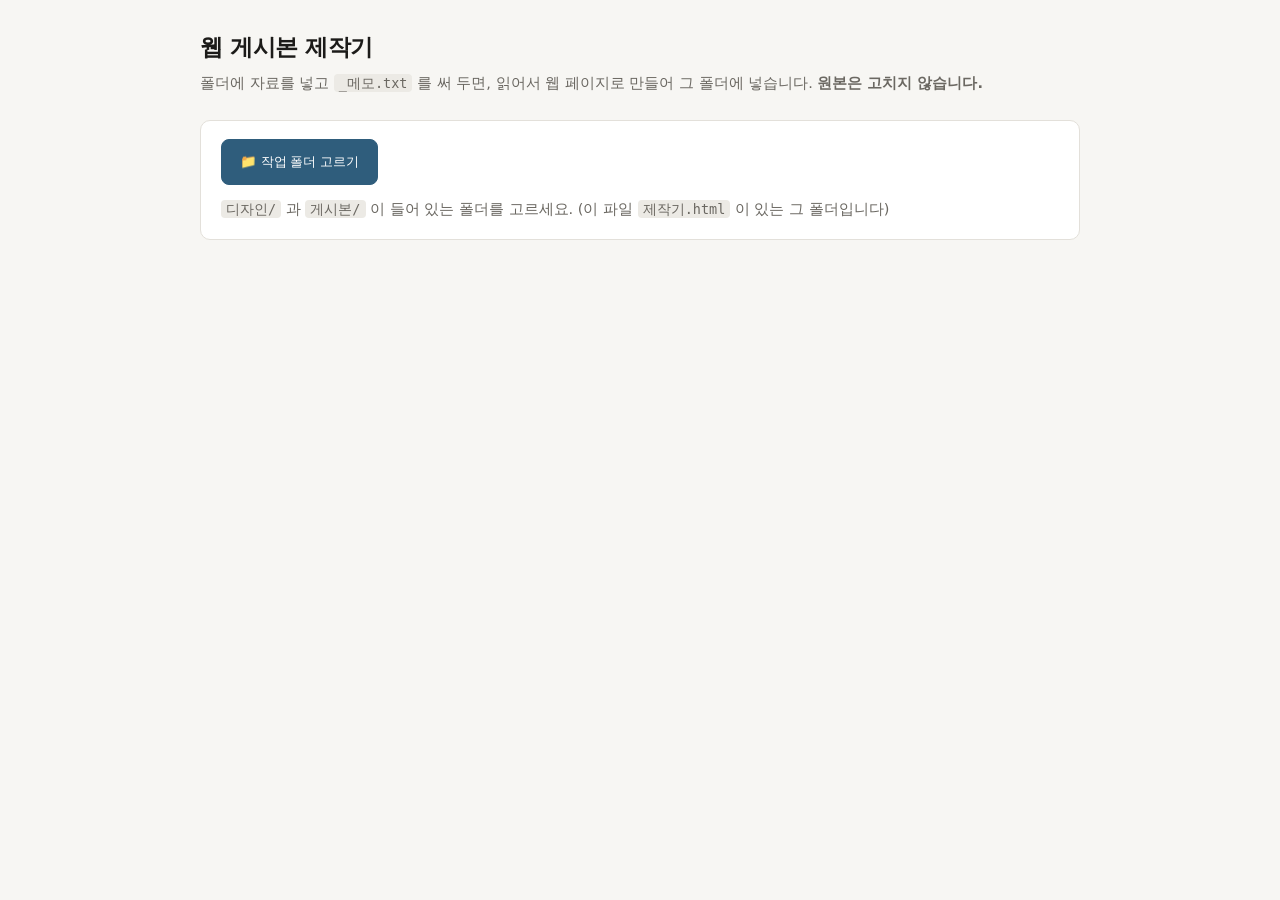
<file: 제작기.html>
<!doctype html>
<html lang="ko">
<head>
<meta charset="utf-8">
<meta name="viewport" content="width=device-width, initial-scale=1">
<title>웹 게시본 제작기</title>
<style>
  :root{
    --바탕:#f7f6f3; --종이:#fff; --글:#1c1b19; --흐린:#6b6862;
    --선:#e3e0da; --강조:#2f5d7c; --강조연:#eaf1f6;
    --좋음:#1f7a4d; --나쁨:#b3261e; --주의:#8a6a00;
  }
  *{box-sizing:border-box}
  body{margin:0;padding:28px 20px 90px;background:var(--바탕);color:var(--글);
       font:16px/1.7 "Pretendard","맑은 고딕","Malgun Gothic",system-ui,sans-serif}
  .판{max-width:880px;margin:0 auto}
  h1{font-size:23px;margin:0 0 4px;letter-spacing:-.02em}
  .곁{color:var(--흐린);font-size:14.5px;margin:0 0 24px}
  h2{font-size:15px;margin:30px 0 10px;color:var(--흐린);letter-spacing:.04em;font-weight:700}
  .칸{background:var(--종이);border:1px solid var(--선);border-radius:10px;padding:18px 20px;margin:12px 0}
  button{font:600 15px/1 inherit;padding:13px 18px;border-radius:8px;cursor:pointer;
         border:1px solid var(--강조);background:var(--강조);color:#fff}
  button:hover{filter:brightness(1.08)}
  button[disabled]{opacity:.4;cursor:not-allowed;filter:none}
  button.연{background:transparent;color:var(--강조)}
  button.작{padding:8px 12px;font-size:13.5px;border-radius:6px}
  select,input[type=text],input[type=password],input[type=number]{font:15px inherit;padding:8px 10px;border-radius:6px;border:1px solid var(--선);background:var(--종이);color:var(--글)}
  input[type=color]{width:38px;height:36px;padding:2px;border:1px solid var(--선);border-radius:6px;background:var(--종이);cursor:pointer}
  .줄{display:flex;gap:10px;align-items:center;flex-wrap:wrap}
  .게시본{display:flex;gap:14px;align-items:flex-start;padding:14px 0;border-bottom:1px solid var(--선)}
  .게시본:last-child{border-bottom:0}
  .게시본 .몸{flex:1;min-width:0}
  .게시본 .이름{font-weight:700;font-size:16px}
  .게시본 .속{color:var(--흐린);font-size:13.5px;margin-top:3px}
  .뱃지{display:inline-block;font-size:12px;padding:2px 8px;border-radius:999px;
        border:1px solid var(--선);color:var(--흐린);margin-right:5px}
  .뱃지.공개{border-color:#b9dcc8;background:#e7f3ec;color:var(--좋음)}
  .알림{padding:14px 16px;border-radius:8px;margin:12px 0;font-size:14.5px}
  .알림.좋음{background:#e7f3ec;border:1px solid #b9dcc8;color:#14532d}
  .알림.나쁨{background:#fdeceb;border:1px solid #f2c3bf;color:#7f1d1d}
  .알림.주의{background:#fdf6e3;border:1px solid #ecdcae;color:#6b4e00}
  table{width:100%;border-collapse:collapse;font-size:13.5px;margin-top:6px}
  th,td{text-align:left;padding:7px 8px;border-bottom:1px solid var(--선);vertical-align:top}
  th{color:var(--흐린);font-weight:600;font-size:12.5px}
  td.수{text-align:right;white-space:nowrap;font-variant-numeric:tabular-nums}
  .경고{color:var(--나쁨);font-weight:600}
  iframe{width:100%;height:640px;border:1px solid var(--선);border-radius:10px;background:#fff;margin-top:10px}
  code{background:#eceae5;padding:1px 5px;border-radius:4px;font-size:13.5px}
  .숨김{display:none}
  .격자{display:grid;grid-template-columns:repeat(auto-fill,minmax(250px,1fr));gap:12px 18px;margin:12px 0}
  .격자 label{display:flex;flex-direction:column;gap:5px;font-size:13.5px;color:var(--흐린)}
  .격자 label .줄{gap:6px}
  .격자 input[type=text],.격자 input[type=number],.격자 select{width:100%}
  .격자 input[type=text].색{flex:1}
  .버튼줄{display:flex;gap:10px;flex-wrap:wrap;margin-top:14px;align-items:center}
  .작은설명{font-size:13px;color:var(--흐린);margin:6px 0 0}
  pre.노트{background:#f4f2ee;border-radius:8px;padding:12px 14px;white-space:pre-wrap;font:14px/1.6 inherit;margin:8px 0}
</style>
</head>
<body>
<div class="판">

  <h1>웹 게시본 제작기</h1>
  <p class="곁">폴더에 자료를 넣고 <code>_메모.txt</code> 를 써 두면, 읽어서 웹 페이지로 만들어 그 폴더에 넣습니다.
     <b>원본은 고치지 않습니다.</b></p>

  <!-- 1. 작업 폴더 -->
  <div class="칸">
    <div class="줄">
      <button id="폴더단추">📁 작업 폴더 고르기</button>
      <span id="폴더이름" class="곁" style="margin:0"></span>
    </div>
    <p class="곁" style="margin:12px 0 0">
      <code>디자인/</code> 과 <code>게시본/</code> 이 들어 있는 폴더를 고르세요.
      (이 파일 <code>제작기.html</code> 이 있는 그 폴더입니다)
    </p>
    <div id="폴더알림"></div>
  </div>

  <!-- 1.4 AI 설정 — 한 곳에서만 정한다. 안 쓰면 안 써도 전부 돌아간다. -->
  <div id="AI칸" class="숨김">
    <h2>AI <span class="곁" style="font-weight:400">— 안 써도 모든 기능이 됩니다. 쓰면 몇 가지가 편해집니다</span></h2>
    <div class="칸">
      <div class="줄">
        <label>AI <select id="AI-곳"><option value="">안 씀 (기본)</option></select></label>
        <span id="AI-상태" class="곁" style="margin:0"></span>
      </div>

      <div id="AI-키줄" class="숨김" style="margin-top:12px">
        <div class="줄">
          <input type="password" id="AI-키" placeholder="API 키" style="flex:1;min-width:260px" autocomplete="off">
          <button class="작" id="AI-저장">저장</button>
          <button class="작 연" id="AI-지우기">지우기</button>
          <a id="AI-키받기" href="#" target="_blank" rel="noopener" class="곁" style="margin:0">키 받으러 가기 ↗</a>
        </div>
        <div class="줄" style="margin-top:8px">
          <span class="곁" style="margin:0">어디에 둘까요</span>
          <label style="font-size:13.5px"><input type="radio" name="AI-보관" value="창" checked> 이 창에서만</label>
          <label style="font-size:13.5px"><input type="radio" name="AI-보관" value="브라우저"> 이 브라우저에 기억</label>
          <label style="font-size:13.5px"><input type="radio" name="AI-보관" value="폴더"> <b>키 폴더에 파일로</b></label>
        </div>
      </div>

      <div id="AI-폴더줄" class="숨김" style="margin-top:10px">
        <div class="줄">
          <button class="작 연" id="AI-폴더고르기">🔑 키 폴더 고르기</button>
          <span id="AI-폴더이름" class="곁" style="margin:0"></span>
        </div>
        <p class="작은설명" style="margin-top:6px">
          고른 폴더에 <code>키.env</code> 라는 <b>보통 글 파일</b>로 저장합니다 (메모장으로 열어 고칠 수 있습니다).
          <b>구글 드라이브 안이나 이 도구 폴더 안은 안 됩니다</b> — 동기화·공개 배포로 새어 나갑니다.
          권하는 자리: <code>C:\Users\&lt;나&gt;\.pkems</code> (내 계정만 열 수 있게 권한을 걸어 두세요).
          CLI(<code>node _분류.mjs</code>)도 같은 파일을 읽으므로 한 번만 적어 두면 됩니다.
        </p>
      </div>

      <p class="작은설명" id="AI-설명" style="margin-top:10px">
        AI 는 <b>두 가지</b>에만 씁니다 — ① 자료가 많을 때 <b>주제로 묶고 이름 짓기</b>,
        ② 말로 적은 방향을 <b>설정 줄로 옮겨 적기</b>.
        <b>페이지 만들기·디자인·템플릿·배치·게시 사이트는 AI 와 무관합니다.</b>
      </p>
      <div id="AI알림"></div>
    </div>
  </div>

  <!-- 1.5 자동 구성 — 아무 폴더나 던지면 주제별로 나눠 게시본을 만들어 준다 -->
  <div id="자동칸" class="숨김">
    <h2>자동 구성 <span class="곁" style="font-weight:400">— 정리 안 된 폴더에서 게시본을 만들어 냅니다</span></h2>

    <div class="칸">
      <div class="줄">
        <button id="자동-폴더">📂 살펴볼 폴더 고르기</button>
        <span id="자동-폴더이름" class="곁" style="margin:0"></span>
      </div>
      <p class="곁" style="margin:12px 0 0">
        글·사진이 잔뜩 들어 있는 폴더를 고르세요. <b>그 폴더는 읽기만 합니다.</b>
        만들어지는 것은 작업 폴더의 <code>게시본/</code> 아래에만 들어갑니다.
      </p>
      <div id="자동알림"></div>
    </div>

    <!-- ① 탐색 결과 -->
    <div id="자동-탐색칸" class="칸 숨김">
      <div id="자동-요약"></div>
    </div>

    <!-- ② AI 분류 -->
    <div id="자동-AI칸" class="칸 숨김">
      <h3 style="margin:0 0 8px;font-size:16px">② 주제로 묶기</h3>
      <p class="곁" style="margin:0 0 10px">
        위 갈래는 낱말 빈도로 거칠게 나눈 것이라 이름이 어색할 수 있습니다.
        AI 에게 맡기면 제대로 된 주제 이름을 짓고, 어디에도 안 들어간 자료까지 넣어 줍니다.
      </p>
      <div class="줄">
        <button class="작" id="자동-분류">AI 로 묶기</button>
        <button class="작 연" id="자동-건너뛰기">AI 없이 그대로 쓰기</button>
        <span id="자동-AI상태" class="곁" style="margin:0"></span>
      </div>
      <p class="곁" style="margin:10px 0 0">
        AI 에 보내는 것은 <b>제목·날짜·앞부분 200자</b>뿐입니다. 본문 전체도, 파일도 보내지 않습니다.
        키는 맨 위 <b>AI</b> 칸에서 한 번만 정하면 됩니다.
      </p>
      <div id="자동-AI알림"></div>
    </div>

    <!-- ③ 만들 갈래 고르기 -->
    <div id="자동-갈래칸" class="칸 숨김">
      <h3 style="margin:0 0 8px;font-size:16px">③ 어떤 갈래를 게시본으로 만들까요</h3>
      <div id="자동-갈래목록"></div>
      <div class="줄" style="margin-top:12px">
        <label style="font-size:13.5px;color:var(--흐린)">갈래마다 최대
          <input type="number" id="자동-최대건수" value="0" min="0" step="10" style="width:80px"> 건
          <span class="곁">(0 = 전부)</span></label>
        <label style="font-size:13.5px;color:var(--흐린)"><input type="checkbox" id="자동-사진없이"> 사진 없이 (빠름)</label>
      </div>
      <div class="줄" style="margin-top:10px">
        <button id="자동-만들기">고른 갈래로 게시본 만들기</button>
        <span class="곁" style="margin:0">모두 <b>공개: 끄기</b> 로 만들어집니다.</span>
      </div>
      <div id="자동-만들알림"></div>
    </div>
  </div>

  <!-- 2. 게시본 목록 -->
  <div id="목록칸" class="숨김">
    <h2>게시본</h2>
    <div class="칸" id="목록"></div>
    <div class="칸">
      <div class="줄">
        <button id="전체단추">전체 만들기 + 통합 사이트</button>
        <span class="곁" style="margin:0">게시본을 전부 다시 만들고, 공개된 것만 모아 목록 페이지를 만듭니다.</span>
      </div>
      <div id="전체알림"></div>
    </div>
  </div>

  <!-- 3. 디자인 손보기 -->
  <div id="손질칸" class="숨김">
    <h2>디자인 손보기 — <span id="손질대상"></span></h2>
    <div class="칸">
      <p class="곁" style="margin:0 0 6px">바탕 디자인을 고르고 몇 가지만 바꿉니다. CSS 를 몰라도 됩니다.
        비워 두면 디자인 값을 그대로 씁니다.</p>
      <div class="격자">
        <label>바탕 디자인 <select id="손질-디자인"></select></label>
        <label>강조색 <span class="줄"><input type="color" id="손질-강조색-고름"><input type="text" class="색" id="손질-강조색" placeholder="#2f5d7c"></span></label>
        <label>바탕색 <span class="줄"><input type="color" id="손질-바탕색-고름"><input type="text" class="색" id="손질-바탕색" placeholder="#ffffff"></span></label>
        <label>글색 <span class="줄"><input type="color" id="손질-글색-고름"><input type="text" class="색" id="손질-글색" placeholder="#1a1917"></span></label>
        <label>제목 글꼴 <input type="text" id="손질-제목글꼴" list="글꼴목록" placeholder="예: Nanum Myeongjo, serif"></label>
        <label>본문 글꼴 <input type="text" id="손질-본문글꼴" list="글꼴목록" placeholder="예: Pretendard, sans-serif"></label>
        <label>본문 폭 (px) <input type="number" id="손질-폭" min="480" max="1400" step="10" placeholder="720"></label>
        <label>글 크기 <select id="손질-글크기"><option value="">디자인대로</option><option>아주 작게</option><option>작게</option><option>보통</option><option>크게</option><option>아주 크게</option></select></label>
        <label>모서리 (px) <input type="number" id="손질-모서리" min="0" max="40" placeholder="6"></label>
        <label>사진 크기 <select id="손질-사진크기"><option value="">보통</option><option value="크게">크게</option><option value="작게">작게</option></select></label>
        <label>배치 (늘어놓기) <select id="손질-배치"></select></label>
        <label>접기 (처음 상태) <select id="손질-접기"><option value="">자동 (8건 넘으면 접음)</option><option value="켜기">전부 접어 두기</option><option value="끄기">전부 펼쳐 두기</option></select></label>
      </div>
      <datalist id="글꼴목록">
        <option value='"Pretendard","맑은 고딕",sans-serif'><option value='"Nanum Myeongjo","바탕",serif'>
        <option value='"Nanum Gothic",sans-serif'><option value='"Gothic A1",sans-serif'><option value='"Noto Sans KR",sans-serif'>
        <option value='"Noto Serif KR",serif'><option value='Georgia,serif'><option value='Consolas,monospace'>
      </datalist>
      <div class="버튼줄">
        <button class="작" id="손질-미리">미리보기에 반영</button>
        <button class="작 연" id="손질-저장">이 게시본에만 저장</button>
        <button class="작 연" id="손질-새디자인">새 디자인으로 저장…</button>
        <button class="작 연" id="손질-비우기">비우기</button>
      </div>
      <p class="작은설명">「이 게시본에만 저장」은 <code>_메모.txt</code> 윗단에 <code>강조색: …</code> 같은 줄을 적습니다.
        「새 디자인으로 저장」은 <code>디자인/&lt;이름&gt;/연결.css</code> 를 만들어 다른 게시본에서도 고를 수 있게 합니다.</p>
      <div id="손질알림"></div>
    </div>
  </div>

  <!-- 4. AI 해석 (2층) -->
  <div id="해석칸" class="숨김">
    <h2>말로 방향 정하기 — <span id="해석대상"></span></h2>
    <div class="칸">
      <p class="곁" style="margin:0 0 10px">
        <b>드롭다운으로 고르는 것과 똑같은 일을, 문장으로 합니다.</b>
        「사진 위주로 큼직하게, 3주차 글이 제일 중요해」 처럼 적으면 AI 가 읽고
        <code>사진크기: 크게</code> <code>강조: 3</code> 으로 <b>옮겨 적자고 제안</b>합니다.
        파일에 쓰는 건 「적용」을 눌렀을 때뿐이고, 본문은 건드리지 않습니다.
      </p>

      <label style="display:block;font-size:13.5px;color:var(--흐린);margin-bottom:4px">어떻게 만들면 좋을지 말로 적어 주세요</label>
      <textarea id="해석-말" rows="4" placeholder="예) 사진이 많으니 갤러리로 큼직하게 보여줘. 3번 글이 제일 중요하고, 초안이라고 붙은 건 빼줘. 색은 짙은 남색으로."
                style="width:100%;box-sizing:border-box;font:inherit;padding:10px;border:1px solid var(--선);border-radius:8px;background:var(--종이);color:var(--글)"></textarea>
      <p class="작은설명" style="margin:4px 0 10px">
        여기 적은 말은 <code>_메모.txt</code> 의 <code>---</code> 아래에 저장됩니다.
        <b>만들어진 페이지에는 나오지 않습니다</b> (보이게 하려면 윗단에 <code>노트공개: 켜기</code>).
      </p>

      <div class="줄">
        <button class="작 연" id="해석-말저장">말만 저장 (AI 안 씀)</button>
        <button class="작" id="해석-요청">AI 로 옮겨 적기</button>
        <span id="해석-AI상태" class="곁" style="margin:0"></span>
      </div>
      <p class="작은설명">
        보내는 것: <b>위에 적은 말 · 자료 제목 목록 · 지금 설정</b>. 본문은 보내지 않습니다.
        <b>키가 없어도</b> 「말만 저장」 으로 적어 둘 수 있고, 디자인·배치는 드롭다운으로 고르면 됩니다.
        키는 맨 위 <b>AI</b> 칸에서 정합니다.
      </p>
      <div id="해석알림"></div>
      <div id="해석결과"></div>
    </div>
  </div>

  <!-- 5. 결과 -->
  <div id="결과칸" class="숨김">
    <h2>결과</h2>
    <div class="칸" id="결과"></div>
  </div>

  <!-- 6. 미리보기 -->
  <div id="미리칸" class="숨김">
    <h2>미리보기</h2>
    <div class="칸">
      <div class="줄">
        <button class="연 작" id="미리새로">다시 그리기</button>
        <span class="곁" style="margin:0">사진과 디자인을 실제로 붙여서 보여 줍니다.</span>
      </div>
      <iframe id="미리" title="미리보기"></iframe>
    </div>
  </div>

</div>

<script type="module">
import { 게시본만들기, 메모읽기, 막기, 사진확장정규식, 메모줄쓰기, 메모줄지우기, 손질항목, 배치들 } from './공용/제작.js';
import { 허브만들기, 요약뽑기 } from './공용/허브.js';
import { 해석하기알아서, 어디키 } from './공용/해석.js';
import { 회사들, 키맞나, 키가림, 키글읽기, 키글쓰기, 키들뽑기, 키파일이름 } from './공용/회사.js';
import { 자료정리, 전체보기, 갈래뽑기, 추천 } from './공용/탐색.js';
import { 물어보기 as 솔라물어보기, 여럿물어보기 as 솔라여럿 } from './공용/솔라핵심.js';

const $ = s => document.querySelector(s);

/* ═══════════════ AI 설정 — 한 곳에서만 정한다 ═══════════════
   기본은 「안 씀」. 이 도구의 모든 기능은 AI 없이 돌아간다.
   AI 는 딱 둘에만 쓴다 — 주제로 묶기 · 말을 설정 줄로 옮겨 적기.

   키 보관 원칙
     · 기본은 sessionStorage — 창을 닫으면 사라진다.
     · 「이 브라우저에 기억」 을 켰을 때만 localStorage 에 남는다.
     · 회사별로 따로 둔다 (업스테이지 키와 앤트로픽 키가 섞이지 않게).
     · 화면·기록에 키를 그대로 찍지 않는다. 파일에는 절대 쓰지 않는다.
   브라우저 저장소는 금고가 아니다 — 공용 PC 라면 「기억」 을 켜지 말 것.        */
const 키칸 = 곳 => 'pkems.키.' + 곳;
const 보관방식 = () => (document.querySelector('input[name="AI-보관"]:checked') || {}).value || '창';

/* 키 폴더 — 사람이 고른 폴더에 키.env 를 보통 글 파일로 둔다.
   CLI 도 같은 파일을 읽으므로 한 번만 적어 두면 양쪽에서 쓴다.
   폴더 손잡이는 IndexedDB 에 담아 두어 다음에 열 때 다시 안 고르게 한다. */
let 키폴더 = null, 폴더키들 = {};

const 손잡이창고 = {
  열기(){ return new Promise((되, 안됨) => {
    const q = indexedDB.open('pkems', 1);
    q.onupgradeneeded = () => q.result.createObjectStore('손잡이');
    q.onsuccess = () => 되(q.result); q.onerror = () => 안됨(q.error);
  }); },
  async 넣기(값){ const db = await this.열기(); return new Promise(되 => {
    const t = db.transaction('손잡이','readwrite'); t.objectStore('손잡이').put(값,'키폴더'); t.oncomplete = () => 되(); t.onerror = () => 되(); }); },
  async 꺼내기(){ const db = await this.열기(); return new Promise(되 => {
    const t = db.transaction('손잡이','readonly'); const r = t.objectStore('손잡이').get('키폴더');
    r.onsuccess = () => 되(r.result || null); r.onerror = () => 되(null); }); },
};

/** 이 폴더에 키를 두어도 되나 — 드라이브 안·도구 폴더 안이면 막는다 */
async function 키폴더괜찮나(손){
  if (뿌리손잡이) {
    try { if (await 손.isSameEntry(뿌리손잡이)) return '이 도구 폴더입니다. 여기 두면 공개 배포로 새어 나갑니다.'; } catch {}
  }
  if (/내 드라이브|My Drive|Google ?Drive/i.test(손.name)) return '구글 드라이브 폴더로 보입니다. 동기화되므로 키를 두면 안 됩니다.';
  return '';
}

async function 키폴더읽기(){
  폴더키들 = {};
  if (!키폴더) return;
  try {
    const f = await (await 키폴더.getFileHandle(키파일이름)).getFile();
    폴더키들 = 키들뽑기(키글읽기(await f.text()));
  } catch { /* 아직 파일이 없을 뿐 */ }
}
async function 키폴더쓰기(){
  if (!키폴더) throw new Error('키 폴더를 먼저 고르세요.');
  const fh = await 키폴더.getFileHandle(키파일이름, { create:true });
  const w = await fh.createWritable();
  await w.write(키글쓰기(폴더키들, $('#AI-곳').value)); await w.close();
}

const 키보관 = {
  고른곳(){ try { return localStorage.getItem('pkems.AI곳') || ''; } catch { return ''; } },
  고르기(곳){ try { 곳 ? localStorage.setItem('pkems.AI곳', 곳) : localStorage.removeItem('pkems.AI곳'); } catch {} },
  읽기(곳){
    if (!곳) return '';
    if (폴더키들[곳]) return 폴더키들[곳];
    try { return sessionStorage.getItem(키칸(곳)) || localStorage.getItem(키칸(곳)) || ''; } catch { return ''; }
  },
  어디에(곳){
    if (폴더키들[곳]) return '폴더';
    try { if (localStorage.getItem(키칸(곳))) return '브라우저'; if (sessionStorage.getItem(키칸(곳))) return '창'; } catch {}
    return '';
  },
  지우기(곳){
    delete 폴더키들[곳];
    try { sessionStorage.removeItem(키칸(곳)); localStorage.removeItem(키칸(곳)); } catch {}
  },
};

/** 지금 쓸 수 있는 AI */
function 지금AI(){
  const 곳 = $('#AI-곳').value;
  const c = 회사들[곳];
  return { 곳, 키: 키보관.읽기(곳), 이름: c?.이름 || '', 방식: c?.방식 || '', 주제묶기: !!c?.주제묶기 };
}

/* 드롭다운은 공용/회사.js 를 보고 채운다 — 회사가 늘면 여기 안 고쳐도 따라 늘어난다 */
(function AI칸채우기(){
  const s = $('#AI-곳');
  for (const [곳, c] of Object.entries(회사들)) {
    const o = document.createElement('option');
    o.value = 곳; o.textContent = c.이름 + (c.주제묶기 ? '' : ' (주제 묶기는 아직)');
    s.appendChild(o);
  }
})();

function AI칸그리기(){
  const 곳 = $('#AI-곳').value, c = 회사들[곳];
  $('#AI-키줄').classList.toggle('숨김', !c);
  $('#AI-폴더줄').classList.toggle('숨김', !c || 보관방식() !== '폴더');
  if (c) {
    const 키 = 키보관.읽기(곳), 어디 = 키보관.어디에(곳);
    $('#AI-키').placeholder = 'API 키 (' + c.예 + ')';
    $('#AI-키').value = 키;
    $('#AI-키받기').href = c.키받는곳;
    $('#AI-키받기').textContent = c.이름 + ' 키 받으러 가기 ↗';
    $('#AI-상태').innerHTML = 키
      ? '✅ ' + 막기(c.이름) + ' · 키 ' + 막기(키가림(키)) +
        ' · ' + { 폴더:'키 폴더 파일에 있음', 브라우저:'이 브라우저에 기억됨', 창:'창을 닫으면 사라짐' }[어디 || '창'] +
        (c.주제묶기 ? '' : ' · <b>주제 묶기는 아직 안 됨</b> (말로 방향 정하기는 가능)')
      : '키를 넣어 주세요 — 요청은 이 컴퓨터에서 ' + 막기(c.받는곳) + ' 로 바로 갑니다.';
  } else {
    $('#AI-상태').innerHTML = 'AI 를 쓰지 않습니다. <b>모든 기능이 그대로 됩니다.</b>';
  }
  $('#AI-폴더이름').textContent = 키폴더 ? '🔑 ' + 키폴더.name : '(아직 안 고름)';
  AI상태알리기();
}
function AI상태알리기(){
  const a = 지금AI();
  const 글 = a.키 ? '✅ ' + 막기(a.이름) + ' 쓸 준비됨' : '⚪ AI 안 씀 — 맨 위 AI 칸에서 고르면 쓸 수 있습니다';
  for (const s of ['#자동-AI상태', '#해석-AI상태']) { const e = $(s); if (e) e.innerHTML = 글; }
}

$('#AI-곳').addEventListener('change', () => { 키보관.고르기($('#AI-곳').value); AI칸그리기(); 알림('#AI알림','',''); });
for (const r of document.querySelectorAll('input[name="AI-보관"]'))
  r.addEventListener('change', () => { AI칸그리기(); });

$('#AI-폴더고르기').addEventListener('click', async () => {
  let 손; try { 손 = await window.showDirectoryPicker({ mode:'readwrite' }); }
  catch (e) { if (e.name !== 'AbortError') 알림('#AI알림','나쁨','폴더를 열지 못했습니다 — ' + e.name); return; }
  const 안됨 = await 키폴더괜찮나(손);
  if (안됨) { 알림('#AI알림','나쁨','이 폴더에는 둘 수 없습니다 — ' + 막기(안됨)); return; }
  키폴더 = 손;
  await 손잡이창고.넣기(손);
  await 키폴더읽기();
  AI칸그리기();
  알림('#AI알림','좋음','키 폴더를 정했습니다: <code>' + 막기(손.name) + '</code>' +
    (Object.keys(폴더키들).length ? ' — 이미 들어 있는 키 ' + Object.keys(폴더키들).map(막기).join(', ') + ' 를 읽었습니다.' : ''));
});

$('#AI-저장').addEventListener('click', async () => {
  const 곳 = $('#AI-곳').value, 키 = $('#AI-키').value.trim(), c = 회사들[곳];
  if (!c) return;
  if (!키) { 알림('#AI알림','나쁨','키를 넣어 주세요.'); return; }
  if (!키맞나(곳, 키)) { 알림('#AI알림','나쁨', 막기(c.이름) + ' 키는 <code>' + 막기(c.앞머리) + '</code> 로 시작합니다. 회사를 잘못 고르셨는지 확인해 주세요.'); return; }
  const 방식 = 보관방식();
  try {
    키보관.지우기(곳);                                  // 한 군데에만 두게
    if (방식 === '폴더') {
      if (!키폴더) { 알림('#AI알림','나쁨','먼저 「키 폴더 고르기」 를 눌러 주세요.'); return; }
      폴더키들[곳] = 키; await 키폴더쓰기();
    } else {
      sessionStorage.setItem(키칸(곳), 키);
      if (방식 === '브라우저') localStorage.setItem(키칸(곳), 키);
    }
    AI칸그리기();
    알림('#AI알림','좋음','저장했습니다. ' + {
      폴더: '<code>' + 막기(키폴더?.name || '') + '\\' + 막기(키파일이름) + '</code> 에 글 파일로 두었습니다. CLI 도 이 파일을 읽습니다.',
      브라우저: '이 브라우저에 남습니다 — 공용 PC 라면 다 쓰고 「지우기」 를 눌러 주세요.',
      창: '이 창을 닫으면 사라집니다.',
    }[방식]);
  } catch (e) { 알림('#AI알림','나쁨','저장 실패 — ' + 막기(e.message)); }
});

$('#AI-지우기').addEventListener('click', async () => {
  const 곳 = $('#AI-곳').value;
  const 있던곳 = 키보관.어디에(곳);
  키보관.지우기(곳); $('#AI-키').value = '';
  try { if (있던곳 === '폴더' && 키폴더) await 키폴더쓰기(); } catch {}
  AI칸그리기(); 알림('#AI알림','좋음','지웠습니다.' + (있던곳 === '폴더' ? ' 키.env 에서도 뺐습니다.' : ''));
});
const 사진확장 = 사진확장정규식;
const 글확장   = /\.(md|html?|txt|css|json)$/i;

let 뿌리손잡이 = null;      // 작업 폴더
let 디자인들 = {};          // { 이름: 연결.json 내용 }
let 게시본들 = [];          // { 이름, 손잡이, 메모, 파일수 }

/* ---------- 잔손질 ---------- */
function 알림(어디, 종류, 글){
  $(어디).innerHTML = 글 ? '<div class="알림 ' + 종류 + '">' + 글 + '</div>' : '';
}
async function 하위폴더(손잡이, 이름, 만들기 = false){
  try { return await 손잡이.getDirectoryHandle(이름, { create: 만들기 }); } catch { return null; }
}
async function 글읽기(폴더, 이름){
  try { return await (await (await 폴더.getFileHandle(이름)).getFile()).text(); }
  catch { return null; }
}
async function 글쓰기(폴더, 이름, 글){
  const fh = await 폴더.getFileHandle(이름, { create:true });
  const w = await fh.createWritable(); await w.write(글); await w.close();
}

/* 폴더를 통째로 훑어 { 파일, 사진, 손잡이표 } 로 만든다.
   Node 쪽 폴더읽기.mjs 와 같은 모양을 돌려준다.                     */
async function 폴더훑기(폴더, 지금 = '', 모음 = { 파일:[], 사진:[], 손잡이:{}, 못읽음:[] }){
  let 항목;
  try { 항목 = 폴더.entries(); } catch (e) { 모음.못읽음.push((지금 || '.') + ' — ' + e.name); return 모음; }
  for await (const [이름, 것] of 항목) {
    const 상대 = 지금 ? 지금 + '/' + 이름 : 이름;
    if (것.kind === 'directory') { await 폴더훑기(것, 상대, 모음); continue; }
    모음.손잡이[상대] = 것;
    if (사진확장.test(이름)) { 모음.사진.push(상대); continue; }
    if (글확장.test(이름)) {
      try { 모음.파일.push({ 이름: 상대, 글: await (await 것.getFile()).text() }); }
      catch { 모음.파일.push({ 이름: 상대, 이진: true }); }
    } else 모음.파일.push({ 이름: 상대, 이진: true });
  }
  return 모음;
}

/* ---------- 1. 작업 폴더 고르기 ---------- */
if (typeof window.showDirectoryPicker !== 'function') {
  $('#폴더단추').disabled = true;
  알림('#폴더알림', '나쁨',
    '이 브라우저에서는 폴더를 고를 수 없습니다.<br>' +
    '크롬이나 엣지에서, <code>https://</code> 또는 <code>localhost</code> 주소로 열어 주세요. ' +
    '(파일을 그냥 더블클릭해서 연 경우일 수 있습니다)');
}

$('#폴더단추').addEventListener('click', async () => {
  let 손잡이;
  try { 손잡이 = await window.showDirectoryPicker({ mode:'readwrite' }); }
  catch (e) {
    if (e.name !== 'AbortError')
      알림('#폴더알림','나쁨','폴더를 열지 못했습니다 — ' + e.name + ': ' + e.message);
    return;
  }
  뿌리손잡이 = 손잡이;
  $('#폴더이름').textContent = '📂 ' + 손잡이.name;
  await 훑어서차리기();
});

async function 디자인찾기(){
  디자인들 = {};
  const 디폴더 = await 하위폴더(뿌리손잡이, '디자인');
  if (!디폴더) return false;
  for await (const [이름, 것] of 디폴더.entries()) {
    if (것.kind !== 'directory') continue;
    if (await 글읽기(것, '연결.css') === null) continue;
    let 설정 = {};
    const j = await 글읽기(것, '연결.json');
    if (j) { try { 설정 = JSON.parse(j); } catch {} }
    디자인들[이름] = 설정;
  }
  return true;
}

async function 훑어서차리기(){
  알림('#폴더알림','주의','폴더를 읽는 중입니다…');

  /* 디자인 찾기 — 연결.css 가 있는 폴더면 디자인이다 */
  const 디폴더있음 = await 디자인찾기();

  /* 게시본 찾기 */
  게시본들 = [];
  const 게폴더 = await 하위폴더(뿌리손잡이, '게시본');
  if (게폴더) {
    for await (const [이름, 것] of 게폴더.entries()) {
      if (것.kind !== 'directory' || /^[_.]/.test(이름)) continue;
      const 메모글 = await 글읽기(것, '_메모.txt');
      게시본들.push({ 이름, 손잡이: 것, 메모글,
                      메모: 메모읽기(메모글 || '', Object.keys(디자인들)) });
    }
  }

  const 디수 = Object.keys(디자인들).length;
  if (!디폴더있음 || !디수) {
    알림('#폴더알림','나쁨',
      '이 폴더 안에서 <code>디자인/</code> 을 찾지 못했습니다. ' +
      '<code>제작기.html</code> 이 있는 폴더를 고르셨는지 확인해 주세요.');
    $('#목록칸').classList.add('숨김');
    return;
  }
  알림('#폴더알림','좋음',
    '디자인 ' + 디수 + '가지, 게시본 ' + 게시본들.length + '개를 찾았습니다.' +
    (게시본들.length ? '' : ' <code>게시본/</code> 아래에 폴더를 만들어 자료를 넣어 보세요.'));
  $('#AI칸').classList.remove('숨김');
  $('#자동칸').classList.remove('숨김');
  await 키폴더되살리기();
  $('#AI-곳').value = 키보관.고른곳();
  AI칸그리기();
  목록그리기();
}

/* 전에 고른 키 폴더를 다시 붙인다 — 권한이 살아 있을 때만. 없으면 조용히 넘어간다. */
async function 키폴더되살리기(){
  try {
    const 손 = await 손잡이창고.꺼내기();
    if (!손) return;
    const 권한 = await 손.queryPermission({ mode:'readwrite' });
    if (권한 !== 'granted') {
      $('#AI-폴더이름').textContent = '🔑 ' + 손.name + ' (권한 확인 필요 — 「키 폴더 고르기」 를 한 번 눌러 주세요)';
      return;
    }
    키폴더 = 손;
    await 키폴더읽기();
  } catch {}
}

/* ---------- 2. 게시본 목록 ---------- */
function 목록그리기(){
  $('#목록칸').classList.remove('숨김');
  if (!게시본들.length) { $('#목록').innerHTML = '<p class="곁">아직 게시본 폴더가 없습니다.</p>'; return; }

  $('#목록').innerHTML = 게시본들.map((g, i) => {
    const m = g.메모;
    const 고름 = Object.keys(디자인들).map(d =>
      '<option value="' + 막기(d) + '"' + (d === m.디자인 ? ' selected' : '') + '>' + 막기(d) + '</option>'
    ).join('');
    const 갈래 = 디자인들[m.디자인] && 디자인들[m.디자인].고를수있는겉;
    const 갈래고름 = 갈래 ? '<select data-결="' + i + '">' +
        Object.keys(갈래).map(k => '<option' + (k === m.결 ? ' selected' : '') + '>' + 막기(k) + '</option>').join('') +
        '</select>' : '';
    const 손질수 = Object.keys(m.손질).length + (m.글크기 ? 1 : 0) + (m.사진크기 ? 1 : 0);
    const 배치고름 = '<select data-배치="' + i + '" title="배치 — 자료를 늘어놓는 방식">' +
        Object.keys(배치들).map(k => '<option value="' + k + '"' + (k === m.배치 ? ' selected' : '') + ' title="' + 막기(배치들[k]) + '">' + k + '</option>').join('') +
        '</select>';
    return '<div class="게시본"><div class="몸">' +
      '<div class="이름">' + 막기(m.제목 || g.이름) + '</div>' +
      '<div class="속">' +
        '<span class="뱃지' + (m.공개 ? ' 공개' : '') + '">' + (m.공개 ? '공개' : '비공개') + '</span>' +
        (g.메모글 === null ? '<span class="뱃지">_메모.txt 없음</span>' : '') +
        (m.없는디자인 ? '<span class="뱃지">「' + 막기(m.없는디자인) + '」 못 찾음</span>' : '') +
        (손질수 ? '<span class="뱃지">손질 ' + 손질수 + '</span>' : '') +
        (m.노트 ? '<span class="뱃지">메모 아랫단 있음</span>' : '') +
        막기(g.이름) +
      '</div>' +
      '<div class="줄" style="margin-top:10px">' +
        '<select data-디자인="' + i + '">' + 고름 + '</select>' + 갈래고름 + 배치고름 +
        '<button class="작" data-만들기="' + i + '">만들기</button>' +
        '<button class="연 작" data-공개="' + i + '">' + (m.공개 ? '비공개로' : '공개로') + '</button>' +
        '<button class="연 작" data-손질="' + i + '">디자인 손보기</button>' +
        (m.노트 ? '<button class="연 작" data-해석="' + i + '">AI 해석</button>' : '') +
      '</div>' +
    '</div></div>';
  }).join('');

  $('#목록').querySelectorAll('[data-만들기]').forEach(b =>
    b.addEventListener('click', () => 만들기(+b.dataset.만들기)));
  $('#목록').querySelectorAll('[data-공개]').forEach(b =>
    b.addEventListener('click', () => 공개바꾸기(+b.dataset.공개)));
  $('#목록').querySelectorAll('[data-손질]').forEach(b =>
    b.addEventListener('click', () => 손질열기(+b.dataset.손질)));
  $('#목록').querySelectorAll('[data-해석]').forEach(b =>
    b.addEventListener('click', () => 해석열기(+b.dataset.해석)));
  $('#목록').querySelectorAll('[data-디자인]').forEach(s =>
    s.addEventListener('change', () => 메모고치기(+s.dataset.디자인, [{ 열쇠:'디자인', 값:s.value }])));
  $('#목록').querySelectorAll('[data-결]').forEach(s =>
    s.addEventListener('change', () => 메모고치기(+s.dataset.결, [{ 열쇠:'결', 값:s.value }])));
  $('#목록').querySelectorAll('[data-배치]').forEach(s =>
    s.addEventListener('change', () => 메모고치기(+s.dataset.배치, [{ 열쇠:'배치', 값:s.value }])));
}

/* ---------- _메모.txt 고쳐 쓰기 (사람이 쓴 파일이므로 최소한만 손댄다) ---------- */
async function 메모고치기(i, 줄들, 지울열쇠 = []){
  const g = 게시본들[i];
  let 글 = g.메모글;
  if (글 === null) 글 = '제목: ' + g.이름 + '\n공개: 끄기\n---\n';
  if (지울열쇠.length) 글 = 메모줄지우기(글, 지울열쇠);
  if (줄들.length) 글 = 메모줄쓰기(글, 줄들);
  await 글쓰기(g.손잡이, '_메모.txt', 글);
  g.메모글 = 글;
  g.메모 = 메모읽기(글, Object.keys(디자인들));
  목록그리기();
}
const 공개바꾸기 = i => 메모고치기(i, [{ 열쇠:'공개', 값: 게시본들[i].메모.공개 ? '끄기' : '켜기' }]);

/* ---------- 3. 만들기 ---------- */
let 마지막 = null;

/* 게시본 하나를 만들어 그 폴더에 저장한다. 실패하면 던진다.
   메모덮기 를 주면 저장하지 않고(미리보기용) 그 메모로만 만든다.                  */
async function 하나만들기(g, 메모덮기){
  const 모음 = await 폴더훑기(g.손잡이);
  let 파일들 = 모음.파일;
  if (메모덮기 != null) 파일들 = 파일들.filter(f => f.이름 !== '_메모.txt').concat([{ 이름:'_메모.txt', 글:메모덮기 }]);
  const 메모미리 = 메모읽기((파일들.find(f => f.이름 === '_메모.txt') || {}).글 || '', Object.keys(디자인들));
  const 결과 = 게시본만들기({
    파일들, 폴더명: g.이름, 사진목록: 모음.사진,
    있는디자인: Object.keys(디자인들),
    디자인설정: 디자인들[메모미리.디자인] || {},
    만든때: new Date().toLocaleString('ko-KR')
  });
  if (메모덮기 == null) await 글쓰기(g.손잡이, 'index.html', 결과.html);
  return { 결과, 모음 };
}

async function 만들기(i){
  const g = 게시본들[i];
  $('#결과칸').classList.remove('숨김');
  $('#결과').innerHTML = '<p class="곁">읽는 중…</p>';
  let 것;
  try { 것 = await 하나만들기(g); }
  catch (e) {
    알림('#결과','나쁨','만들지 못했습니다 — ' + e.name + ': ' + e.message +
        '<br>저장이 막힌 경우라면 권한 창에서 「편집 허용」 을 눌렀는지 확인해 주세요.');
    return;
  }
  마지막 = { g, ...것 };
  결과그리기();
  await 미리보기();
}

/* ---------- 전체 만들기 + 통합 사이트 ---------- */
$('#전체단추').addEventListener('click', async () => {
  if (!게시본들.length) { 알림('#전체알림','주의','만들 게시본이 없습니다.'); return; }
  $('#전체단추').disabled = true;
  알림('#전체알림','주의','만드는 중…');

  const 요약들 = [], 실패 = [], 건너뜀표 = [];
  for (const g of 게시본들) {
    try {
      const { 결과, 모음 } = await 하나만들기(g);
      요약들.push(요약뽑기({ 폴더명:g.이름, 메모:결과.메모, 자료들:결과.자료들 }));
      for (const s of 결과.건너뜀) 건너뜀표.push(g.이름 + '/' + s.파일명 + ' — ' + s.이유);
      for (const s of 모음.못읽음) 건너뜀표.push(g.이름 + '/' + s + ' (못 읽음)');
      if (!결과.자료들.length) 건너뜀표.push(g.이름 + ' — 자료가 하나도 없는 빈 폴더');
    } catch (e) { 실패.push(g.이름 + ' (' + e.name + ')'); }
  }

  /* 통합사이트/_메모.txt 를 읽어 허브를 만든다 */
  const 사이트폴더 = await 하위폴더(뿌리손잡이, '통합사이트', true);
  if (!사이트폴더) { 알림('#전체알림','나쁨','통합사이트 폴더를 만들지 못했습니다.'); $('#전체단추').disabled = false; return; }

  const 사이트메모글 = await 글읽기(사이트폴더, '_메모.txt');
  const 사이트메모 = 메모읽기(사이트메모글 || '제목: 내 기록\n', Object.keys(디자인들));

  const 허브 = 허브만들기({
    사이트메모, 요약들,
    디자인설정: 디자인들[사이트메모.디자인] || {},
    만든때: new Date().toLocaleString('ko-KR')
  });
  try { await 글쓰기(사이트폴더, 'index.html', 허브); }
  catch (e) { 알림('#전체알림','나쁨','통합사이트 저장 실패 — ' + e.name); $('#전체단추').disabled = false; return; }

  const 보임 = 요약들.filter(s => s.공개).length;
  const 숨음 = 요약들.length - 보임;
  $('#전체알림').innerHTML =
    '<div class="알림 좋음">✓ 게시본 ' + 요약들.length + '개를 다시 만들고, ' +
      '<b>통합사이트/index.html</b> 에 공개된 ' + 보임 + '개를 실었습니다.' +
      (숨음 ? ' 비공개 ' + 숨음 + '개는 뺐습니다.' : '') + '</div>' +
    (숨음 ? '<div class="알림 주의">🔒 비공개로 뺀 게시본도 <b>파일은 폴더에 그대로 있습니다.</b> ' +
      '인터넷에 올릴 때 그 폴더를 빼야 진짜로 감춰집니다.</div>' : '') +
    (건너뜀표.length ? '<div class="알림 주의">읽지 않은 것 ' + 건너뜀표.length + '건:<br>' + 건너뜀표.map(막기).join('<br>') + '</div>' : '') +
    (실패.length ? '<div class="알림 나쁨">만들지 못한 것: ' + 막기(실패.join(', ')) + '</div>' : '');
  $('#전체단추').disabled = false;
});

function 결과그리기(){
  const { g, 결과, 모음 } = 마지막;
  const 사진들 = 결과.자료들.flatMap(a => a.블록.filter(b => b.종류 === '사진'));
  const 붙음 = 사진들.filter(b => b.경로).length;
  const 못찾음 = 사진들.length - 붙음;

  const 줄들 = 결과.자료들.map(a => {
    const 셈 = {};
    for (const b of a.블록) 셈[b.종류] = (셈[b.종류] || 0) + 1;
    const 빠짐 = a.블록.filter(b => b.종류 === '사진' && !b.경로).length;
    return '<tr><td class="수">' + (a.장 ? 막기(a.장.이름) + ' / ' : '') + (a.번호 === 9999 ? '-' : a.번호) + (a.강조 ? '!' : '') + '</td>' +
      '<td>' + 막기(a.제목) + (a.원제목 ? '<br><span class="곁">원래 「' + 막기(a.원제목) + '」</span>' : '') + '</td>' +
      '<td>' + 막기(a.날짜 || '-') + '</td><td>' + 막기(a.유형) + '</td>' +
      '<td>' + Object.entries(셈).map(([k,v]) => 막기(k) + ' ' + v).join(', ') +
      (빠짐 ? ' <span class="경고">· 사진 못찾음 ' + 빠짐 + '</span>' : '') + '</td></tr>';
  }).join('');

  const 손질수 = Object.keys(결과.메모.손질).length + (결과.메모.글크기 ? 1 : 0);
  $('#결과').innerHTML =
    '<div class="알림 좋음">✓ <b>' + 막기(g.이름) + '/index.html</b> 을 만들었습니다. ' +
      '(' + Math.round(new Blob([결과.html]).size/1024) + 'KB · 자료 ' + 결과.자료들.length + '건' +
      (손질수 ? ' · 디자인 손질 ' + 손질수 : '') + ') 폴더에서 더블클릭하면 열립니다.</div>' +
    (!결과.자료들.length ? '<div class="알림 주의">읽을 수 있는 자료가 하나도 없습니다. .md/.txt/.html 글이나 사진·PDF 를 넣어 주세요.</div>' : '') +
    (결과.메모.없는디자인
      ? '<div class="알림 주의">메모에 적힌 디자인 「' + 막기(결과.메모.없는디자인) +
        '」 을 못 찾아 「' + 막기(결과.메모.디자인) + '」 으로 만들었습니다.</div>' : '') +
    (결과.메모.모르는항목.length
      ? '<div class="알림 주의">메모 윗단에 프로그램이 모르는 항목이 있습니다: ' + 막기(결과.메모.모르는항목.join(', ')) + '</div>' : '') +
    (못찾음
      ? '<div class="알림 주의">사진 ' + 사진들.length + '장 중 <b>' + 못찾음 +
        '장을 못 찾았습니다.</b> 그 자리는 빈 칸으로 두었습니다 — ' +
        '엉뚱한 사진을 붙이지 않기 위해서입니다. 사진 파일을 폴더에 넣어 주세요.</div>'
      : (사진들.length ? '<div class="알림 좋음">사진 ' + 사진들.length + '장 모두 붙였습니다.</div>' : '')) +
    (결과.건너뜀.length
      ? '<div class="알림 주의">읽지 않은 파일 ' + 결과.건너뜀.length + '건: ' + 결과.건너뜀.map(s => 막기(s.파일명) + ' (' + 막기(s.이유) + ')').join(', ') + '</div>' : '') +
    (모음.못읽음.length
      ? '<div class="알림 나쁨">못 읽은 폴더/파일: ' + 모음.못읽음.map(막기).join(', ') + '</div>' : '') +
    '<table><thead><tr><th>순서</th><th>제목</th><th>날짜</th><th>유형</th><th>안에 든 것</th></tr></thead>' +
    '<tbody>' + 줄들 + '</tbody></table>';
}

/* ---------- 4. 미리보기 — 디자인과 사진을 실제로 붙여서 ---------- */
async function 미리보기(){
  if (!마지막) return;
  $('#미리칸').classList.remove('숨김');
  const { g, 결과, 모음 } = 마지막;
  let html = 결과.html;

  /* CSS 를 통째로 안에 넣는다. @import 사슬도 따라 들어간다.
     메모의 손질 <style> 보다 앞에 넣어야 손질이 이긴다. */
  const 넣을css = [];
  for (const 경로 of ['공용/부품.css', '디자인/' + 결과.메모.디자인 + '/연결.css'])
    넣을css.push(await css모으기(경로));
  html = html.replace(/<link rel="stylesheet"[^>]*>/, '<style>' + 넣을css.join('\n') + '</style>')
             .replace(/<link rel="stylesheet"[^>]*>/g, '');

  /* 사진을 blob 주소로 바꾼다 */
  const 주소들 = [];
  for (const 상대 of 모음.사진) {
    const h = 모음.손잡이[상대];
    if (!h) continue;
    const u = URL.createObjectURL(await h.getFile());
    주소들.push(u);
    html = html.split('src="' + 막기(상대) + '"').join('src="' + u + '"');
  }
  $('#미리').srcdoc = html;
  setTimeout(() => 주소들.forEach(u => URL.revokeObjectURL(u)), 60000);
}

/* 경로의 css 를 읽고, 그 안의 @import 도 따라가며 이어 붙인다.
   http 로 시작하는 @import(웹폰트)는 그대로 둔다.                    */
async function css모으기(경로, 깊이 = 0){
  if (깊이 > 6) return '';
  const 글 = await 경로로읽기(경로);
  if (글 === null) return '/* 못 읽음: ' + 경로 + ' */';
  const 밑 = 경로.split('/').slice(0, -1).join('/');
  const 조각 = [];
  const 규칙 = /@import\s+(?:url\()?["']?([^"')]+)["']?\)?\s*;/g;
  let m, 끝 = 0;
  while ((m = 규칙.exec(글))) {
    조각.push(글.slice(끝, m.index));
    끝 = m.index + m[0].length;
    const 곳 = m[1];
    if (/^https?:/i.test(곳)) 조각.push(m[0]);                 // 웹폰트는 그대로
    else 조각.push(await css모으기(합치기(밑, 곳), 깊이 + 1));
  }
  조각.push(글.slice(끝));
  /* 상대 경로로 된 url(...) 은 미리보기에서 못 찾으므로 지운다 */
  return 조각.join('\n').replace(/url\((?!["']?(?:https?:|data:))[^)]*\)/g, 'none');
}
function 합치기(밑, 곳){
  const 조각 = (밑 ? 밑.split('/') : []).concat(곳.split('/'));
  const 쌓기 = [];
  for (const p of 조각) {
    if (!p || p === '.') continue;
    if (p === '..') 쌓기.pop(); else 쌓기.push(p);
  }
  return 쌓기.join('/');
}
async function 경로로읽기(경로){
  const 조각 = 경로.split('/');
  let 곳 = 뿌리손잡이;
  try {
    for (const p of 조각.slice(0, -1)) 곳 = await 곳.getDirectoryHandle(p);
    return await (await (await 곳.getFileHandle(조각[조각.length-1])).getFile()).text();
  } catch { return null; }
}

$('#미리새로').addEventListener('click', 미리보기);

/* ============================================================
   5. 디자인 손보기 — CSS 없이 색·글꼴·폭을 바꾼다
   ============================================================ */
let 손질중 = -1;
const 손질칸들 = ['강조색','바탕색','글색','제목글꼴','본문글꼴','폭','모서리'];   // 손질항목 열쇠
const 색칸들 = ['강조색','바탕색','글색'];

for (const k of 색칸들) {
  $('#손질-' + k + '-고름').addEventListener('input', e => { $('#손질-' + k).value = e.target.value; });
  $('#손질-' + k).addEventListener('input', e => { if (/^#[0-9a-f]{6}$/i.test(e.target.value)) $('#손질-' + k + '-고름').value = e.target.value; });
}

function 손질열기(i){
  손질중 = i;
  const g = 게시본들[i], m = g.메모;
  $('#손질칸').classList.remove('숨김');
  $('#손질대상').textContent = m.제목 || g.이름;
  $('#손질-디자인').innerHTML = Object.keys(디자인들).map(d =>
    '<option value="' + 막기(d) + '"' + (d === m.디자인 ? ' selected' : '') + '>' + 막기(d) + '</option>').join('');
  for (const k of 손질칸들) {
    const 토큰 = 손질항목[k];
    let v = m.손질[토큰] || '';
    if ((k === '폭' || k === '모서리') && v) v = v.replace(/px$/, '');
    $('#손질-' + k).value = v;
    if (색칸들.includes(k) && /^#[0-9a-f]{6}$/i.test(v)) $('#손질-' + k + '-고름').value = v;
  }
  const 글크기말 = { '.85':'아주 작게', '.92':'작게', '1':'보통', '1.12':'크게', '1.28':'아주 크게' };
  $('#손질-글크기').value = 글크기말[m.글크기] || '';
  $('#손질-사진크기').value = m.사진크기 || '';
  $('#손질-접기').value = m.접기 === '켜기' || m.접기 === '끄기' ? m.접기 : '';
  $('#손질-배치').innerHTML = Object.keys(배치들).map(k => '<option value="' + k + '"' + (k === m.배치 ? ' selected' : '') + '>' + k + ' — ' + 막기(배치들[k]) + '</option>').join('');
  알림('#손질알림', '', '');
  $('#손질칸').scrollIntoView({ behavior:'smooth', block:'start' });
}

/* 화면 값 → 메모 윗단 줄들 */
function 손질줄들(){
  const 줄 = [{ 열쇠:'디자인', 값:$('#손질-디자인').value }];
  const 지울 = [];
  for (const k of 손질칸들) {
    const v = $('#손질-' + k).value.trim();
    if (v) 줄.push({ 열쇠:k, 값:v }); else 지울.push(k);
  }
  const 글 = $('#손질-글크기').value; if (글) 줄.push({ 열쇠:'글크기', 값:글 }); else 지울.push('글크기');
  const 사 = $('#손질-사진크기').value; if (사) 줄.push({ 열쇠:'사진크기', 값:사 }); else 지울.push('사진크기');
  const 배 = $('#손질-배치').value; if (배 && 배 !== '나열') 줄.push({ 열쇠:'배치', 값:배 }); else 지울.push('배치');
  const 접 = $('#손질-접기').value; if (접) 줄.push({ 열쇠:'접기', 값:접 }); else 지울.push('접기');
  return { 줄, 지울 };
}
function 손질메모(){
  const g = 게시본들[손질중];
  let 글 = g.메모글 === null ? '제목: ' + g.이름 + '\n공개: 끄기\n---\n' : g.메모글;
  const { 줄, 지울 } = 손질줄들();
  return 메모줄쓰기(메모줄지우기(글, 지울), 줄);
}

$('#손질-미리').addEventListener('click', async () => {
  if (손질중 < 0) return;
  const g = 게시본들[손질중];
  알림('#손질알림','주의','미리보기를 만드는 중…');
  try {
    const 것 = await 하나만들기(g, 손질메모());
    마지막 = { g, ...것 };
    await 미리보기();
    알림('#손질알림','좋음','미리보기에 반영했습니다 (아직 저장 안 함). 아래 미리보기를 보세요.');
    $('#미리칸').scrollIntoView({ behavior:'smooth', block:'start' });
  } catch (e) { 알림('#손질알림','나쁨','미리보기 실패 — ' + e.name + ': ' + e.message); }
});

$('#손질-저장').addEventListener('click', async () => {
  if (손질중 < 0) return;
  const { 줄, 지울 } = 손질줄들();
  try {
    await 메모고치기(손질중, 줄, 지울);
    알림('#손질알림','좋음','_메모.txt 에 적었습니다. 「만들기」 를 누르면 반영됩니다.');
  } catch (e) { 알림('#손질알림','나쁨','저장 실패 — ' + e.name); }
});

$('#손질-비우기').addEventListener('click', () => {
  for (const k of 손질칸들) $('#손질-' + k).value = '';
  $('#손질-글크기').value = ''; $('#손질-사진크기').value = ''; $('#손질-배치').value = '나열'; $('#손질-접기').value = '';
});

/* 새 디자인으로 저장 — 디자인/<이름>/연결.css 를 @import 상속형으로 쓴다.
   kit 이나 다른 디자인 파일은 건드리지 않는다. */
$('#손질-새디자인').addEventListener('click', async () => {
  if (손질중 < 0) return;
  const 바탕 = $('#손질-디자인').value;
  const 이름 = (prompt('새 디자인 이름 (폴더 이름이 됩니다. 예: 내-따뜻한-빨강)', '내-' + 바탕) || '').trim();
  if (!이름) return;
  if (/[\\/:*?"<>|]/.test(이름) || /^[_.]/.test(이름)) { 알림('#손질알림','나쁨','폴더 이름에 쓸 수 없는 글자가 있습니다.'); return; }
  if (디자인들[이름]) { if (!confirm('「' + 이름 + '」 디자인이 이미 있습니다. 덮어쓸까요?')) return; }

  const { 줄 } = 손질줄들();
  const 값들 = 줄.filter(r => 손질항목[r.열쇠]).map(r => {
    let v = r.값; if ((r.열쇠 === '폭' || r.열쇠 === '모서리') && /^\d+$/.test(v)) v += 'px';
    return '  --게시-' + 손질항목[r.열쇠] + ': ' + v.replace(/[;{}<>]/g, '') + ';';
  });
  const 글크기 = $('#손질-글크기').value;
  const 배율 = { '아주 작게':'.85', '작게':'.92', '보통':'1', '크게':'1.12', '아주 크게':'1.28' }[글크기];
  if (배율) 값들.push('  --게시-배율: ' + 배율 + ';');
  const 사진 = $('#손질-사진크기').value;

  const css = '/* ' + 이름 + ' — 「' + 바탕 + '」 을 바탕으로 제작기에서 손본 디자인. ' + new Date().toLocaleDateString('ko-KR') + ' */\n' +
    '@import url("../' + 바탕 + '/연결.css");\n' +
    ':root{\n' + (값들.length ? 값들.join('\n') + '\n' : '') + '}\n' +
    (사진 === '크게' ? '.갤러리{grid-template-columns:1fr}\n' : 사진 === '작게' ? '.갤러리{grid-template-columns:repeat(auto-fit,minmax(150px,1fr))}\nfigure{max-width:60%;margin-left:auto;margin-right:auto}\n' : '');
  const 바탕설정 = 디자인들[바탕] || {};
  const json = JSON.stringify({ 이름, 설명: '「' + 바탕 + '」 바탕 + 손질 ' + 값들.length + '가지', 바탕,
    ...(바탕설정.겉class ? { 겉class: 바탕설정.겉class } : {}), ...(바탕설정.고를수있는겉 ? { 고를수있는겉: 바탕설정.고를수있는겉 } : {}) }, null, 2);

  try {
    const 디폴더 = await 하위폴더(뿌리손잡이, '디자인');
    const 새폴더 = await 디폴더.getDirectoryHandle(이름, { create:true });
    await 글쓰기(새폴더, '연결.css', css);
    await 글쓰기(새폴더, '연결.json', json);
    await 디자인찾기();
    // 이 게시본은 새 디자인을 쓰게 하고, 메모의 손질 줄은 걷어낸다 (디자인 안으로 들어갔으니까)
    await 메모고치기(손질중, [{ 열쇠:'디자인', 값:이름 }], [...손질칸들, '글크기', '사진크기']);
    손질열기(손질중);
    알림('#손질알림','좋음','<b>디자인/' + 막기(이름) + '/연결.css</b> 를 만들고 이 게시본에 걸었습니다. 다른 게시본에서도 목록에 뜹니다.');
  } catch (e) { 알림('#손질알림','나쁨','디자인 저장 실패 — ' + e.name + ': ' + e.message); }
});

/* ============================================================
   6. AI 해석 (2층) — 메모 아랫단을 윗단 줄로 제안
   ============================================================ */
let 해석중 = -1, 마지막제안 = null;

function 해석열기(i){
  해석중 = i;
  const g = 게시본들[i];
  $('#해석칸').classList.remove('숨김');
  $('#해석대상').textContent = g.메모.제목 || g.이름;
  $('#해석-말').value = g.메모.노트 || '';        // 전에 적어 둔 말을 그대로 꺼내 준다
  $('#해석결과').innerHTML = '';
  알림('#해석알림', '', '');
  $('#해석칸').scrollIntoView({ behavior:'smooth', block:'start' });
}

/* 적은 말을 _메모.txt 아랫단에 저장한다 (AI 없이도 되는 길) */
async function 말저장(g){
  const 말 = $('#해석-말').value.trim();
  const 옛글 = (await 글읽기(g.손잡이, '_메모.txt')) || '';
  const 윗단 = 옛글.replace(/\r\n/g,'\n').split(/^---\s*$/m)[0].replace(/\s*$/, '\n');
  await 글쓰기(g.손잡이, '_메모.txt', 윗단 + '\n---\n' + (말 ? 말 + '\n' : ''));
  g.메모 = 메모읽기(윗단 + '\n---\n' + 말, Object.keys(디자인들));
}

$('#해석-말저장').addEventListener('click', async () => {
  if (해석중 < 0) return;
  try {
    await 말저장(게시본들[해석중]);
    알림('#해석알림','좋음','적어 두었습니다. <b>만들어진 페이지에는 나오지 않습니다.</b> ' +
      '이 말대로 반영하려면 디자인·배치를 직접 고르거나, 키를 넣고 「AI 로 옮겨 적기」 를 누르세요.');
  } catch (e) { 알림('#해석알림','나쁨','저장 실패 — ' + 막기(e.message)); }
});

$('#해석-요청').addEventListener('click', async () => {
  if (해석중 < 0) return;
  const g = 게시본들[해석중];
  const 말 = $('#해석-말').value.trim();
  if (!말) { 알림('#해석알림','나쁨','어떻게 만들면 좋을지 먼저 적어 주세요.'); return; }
  const AI = 지금AI();
  if (!AI.키) {
    알림('#해석알림','나쁨','AI 를 쓰려면 맨 위 <b>AI</b> 칸에서 회사를 고르고 키를 저장해 주세요.<br>' +
      '키 없이 하시려면 「말만 저장」 을 누르고, 디자인·배치는 드롭다운으로 고르시면 됩니다.'); return;
  }
  const 열쇠 = AI.키;

  $('#해석-요청').disabled = true;
  알림('#해석알림','주의','적으신 말을 저장하고, ' + 막기(AI.이름) + ' 에게 묻는 중… (몇 초 걸립니다)');
  try {
    await 말저장(g);                               // 물어보기 전에 먼저 적어 둔다 (실패해도 글은 남게)
    const 모음 = await 폴더훑기(g.손잡이);
    const 결과 = 게시본만들기({ 파일들:모음.파일, 폴더명:g.이름, 사진목록:모음.사진, 있는디자인:Object.keys(디자인들) });
    const 제안 = await 해석하기알아서({ 노트:말, 자료들:결과.자료들, 메모:결과.메모, 열쇠, 브라우저:true });
    마지막제안 = 제안;
    제안그리기(g, 제안);
    알림('#해석알림', 제안.줄.length ? '좋음' : '주의',
      제안.줄.length ? '제안 ' + 제안.줄.length + '줄을 받았습니다. 맞는 것만 골라 「적용」 하세요.' : 'AI 가 옮겨 적을 만한 것을 찾지 못했습니다.' +
      (제안.버림 ? ' (어휘 밖 제안 ' + 제안.버림 + '줄은 버렸습니다)' : '') + ' · 쓴 토큰 ' + 제안.쓴토큰);
  } catch (e) {
    알림('#해석알림','나쁨','해석 실패 — ' + 막기(e.message) + '<br>1층은 그대로 됩니다: 메모 윗단에 직접 적고 「만들기」 를 누르세요.');
  }
  $('#해석-요청').disabled = false;
});

function 제안그리기(g, 제안){
  const 표 = 제안.줄.length ? '<table><thead><tr><th></th><th>윗단에 적을 줄</th><th>왜</th></tr></thead><tbody>' +
    제안.줄.map((r, i) => '<tr><td><input type="checkbox" data-제안="' + i + '" checked></td>' +
      '<td><code>' + 막기(r.열쇠) + ': ' + 막기(r.값) + '</code></td><td>' + 막기(r.이유) + '</td></tr>').join('') +
    '</tbody></table>' : '';
  const 못 = 제안.못한것.length ? '<p class="작은설명"><b>AI 가 못 옮긴 것</b> — 규격 밖이거나 확신이 없는 것:<br>' + 제안.못한것.map(s => '· ' + 막기(s)).join('<br>') + '</p>' : '';
  $('#해석결과').innerHTML =
    '<pre class="노트">' + 막기(g.메모.노트) + '</pre>' + 표 + 못 +
    (제안.줄.length ? '<div class="버튼줄"><button class="작" id="해석-적용">선택한 줄을 _메모.txt 윗단에 적용</button>' +
      '<span class="작은설명">아랫단(사람 말)은 그대로 남습니다.</span></div>' : '');
  const b = $('#해석-적용');
  if (b) b.addEventListener('click', async () => {
    const 고른 = [...$('#해석결과').querySelectorAll('[data-제안]')].filter(c => c.checked).map(c => 마지막제안.줄[+c.dataset.제안]);
    if (!고른.length) { 알림('#해석알림','주의','고른 줄이 없습니다.'); return; }
    try {
      await 메모고치기(해석중, 고른.map(r => ({ 열쇠:r.열쇠, 값:r.값 })));
      해석열기(해석중);
      알림('#해석알림','좋음', 고른.length + '줄을 적었습니다. 「만들기」 를 누르면 반영됩니다.');
    } catch (e) { 알림('#해석알림','나쁨','적용 실패 — ' + e.name); }
  });
}

/* ═══════════════════════════════════════════════════════════════════
   자동 구성 — 정리 안 된 폴더 → 탐색 → (AI) 분류 → 게시본 폴더들

   CLI 의 _탐색.mjs · _분류.mjs · _재구성.mjs 와 **같은 공용 코드**를 쓴다
   (공용/탐색.js · 공용/솔라핵심.js). 그래서 결과가 서로 어긋나지 않는다.
   원본 폴더는 읽기만 한다. 쓰는 곳은 작업 폴더의 게시본/ 아래뿐.        ═══ */

let 살필손잡이 = null;      // 살펴볼 폴더 (읽기만)
let 자동자료들 = [];         // 자료정리() 결과
let 자동손잡이표 = {};       // 상대경로 → 파일 손잡이 (재구성 때 실제로 읽어 옮긴다)
let 자동모양 = null, 자동갈래 = [], 자동미분류 = [];

const 건너뛸폴더 = /^([_.]|node_modules$|사진$|images$|그림$|img$|assets$)/i;
const 셀확장 = /\.(md|txt|html?|jpg|jpeg|png|gif|webp|bmp|avif|svg|pdf|pptx?|docx?|xlsx?|hwpx?|zip)$/i;
const 읽을확장 = /\.(md|txt|html?)$/i;

/* ---------- ① 폴더 고르기 + 탐색 ---------- */
$('#자동-폴더').addEventListener('click', async () => {
  let 손잡이;
  try { 손잡이 = await window.showDirectoryPicker({ mode:'read' }); }
  catch (e) { if (e.name !== 'AbortError') 알림('#자동알림','나쁨','폴더를 열지 못했습니다 — ' + e.name); return; }
  살필손잡이 = 손잡이;
  $('#자동-폴더이름').textContent = '📂 ' + 손잡이.name;
  await 자동탐색();
});

async function 자동탐색(){
  알림('#자동알림','주의','폴더를 읽는 중입니다… (자료가 많으면 시간이 걸립니다)');
  자동자료들 = []; 자동손잡이표 = {};
  const 못읽음 = [];

  const 찾기 = async (폴더, 지금 = '', 깊이 = 0) => {
    if (깊이 > 6) return;
    let 항목;
    try { 항목 = 폴더.entries(); } catch (e) { 못읽음.push({ 이름: 지금 || '.', 까닭: e.name }); return; }
    for await (const [이름, 것] of 항목) {
      const 상대 = 지금 ? 지금 + '/' + 이름 : 이름;
      if (것.kind === 'directory') { if (!건너뛸폴더.test(이름)) await 찾기(것, 상대, 깊이 + 1); continue; }
      if (/^[_.]/.test(이름) || !셀확장.test(이름)) continue;
      자동손잡이표[상대] = 것;
      let 글 = '', 크기 = 0;
      try { const f = await 것.getFile(); 크기 = f.size; if (읽을확장.test(이름)) 글 = await f.text(); }
      catch (e) { 못읽음.push({ 이름: 상대, 까닭: e.name }); continue; }
      자동자료들.push(자료정리({ 이름: 상대, 글, 크기 }, 자동자료들.length));
      if (자동자료들.length % 50 === 0)
        알림('#자동알림','주의','폴더를 읽는 중입니다… ' + 자동자료들.length + '건');
    }
  };
  await 찾기(살필손잡이);

  if (!자동자료들.length) {
    알림('#자동알림','나쁨','읽을 자료를 찾지 못했습니다. 글(.md·.txt·.html)이나 사진이 든 폴더인지 확인해 주세요.');
    $('#자동-탐색칸').classList.add('숨김'); $('#자동-AI칸').classList.add('숨김'); $('#자동-갈래칸').classList.add('숨김');
    return;
  }

  자동모양 = 전체보기(자동자료들);
  const 거친 = 갈래뽑기(자동자료들);
  자동갈래 = 거친.갈래.map(g => ({ ...g, AI:false }));
  자동미분류 = 거친.미분류;

  알림('#자동알림','좋음', '자료 ' + 자동자료들.length + '건을 읽었습니다.' +
    (못읽음.length ? ' <b>못 읽은 것 ' + 못읽음.length + '건</b> 은 건너뛰었습니다.' : ''));
  자동요약그리기(못읽음);
  $('#자동-AI칸').classList.remove('숨김');
  자동갈래그리기();
}

function 자동요약그리기(못읽음 = []){
  const m = 자동모양;
  const 추 = 추천(m, Object.keys(디자인들));
  $('#자동-탐색칸').classList.remove('숨김');
  $('#자동-요약').innerHTML =
    '<h3 style="margin:0 0 10px;font-size:16px">① 이 폴더에 무엇이 있나</h3>' +
    '<div class="줄" style="gap:18px;flex-wrap:wrap;margin-bottom:10px">' +
      숫자칸(m.자료수,'자료') + 숫자칸(m.글수,'글') + 숫자칸(m.사진합,'사진') +
      숫자칸(m.해수,'해에 걸쳐') + 숫자칸(m.글자수가운데.toLocaleString(),'글자(가운데값)') +
    '</div>' +
    '<p class="곁" style="margin:0 0 6px">' +
      막기(m.처음날짜 || '날짜모름') + ' ~ ' + 막기(m.끝날짜 || '날짜모름') +
      ' · 짧은 글 ' + m.짧은글수 + '건 · 긴 글 ' + m.긴글수 + '건' +
      (못읽음.length ? ' · <b>못 읽음 ' + 못읽음.length + '건</b>' : '') + '</p>' +
    '<p class="곁" style="margin:0"><b>이 자료엔 이런 옷이 맞습니다</b> — 디자인 <b>' + 막기(추.디자인) +
      '</b> · 배치 <b>' + 막기(추.배치) + '</b> · 접기 ' + 막기(추.접기) + ' · 순서 ' + 막기(추.순서) +
      '<br>왜 ' + 막기(추.배치) + '? ' + 추.배치까닭.map(막기).join(' / ') + '</p>';
}
function 숫자칸(값, 이름){
  return '<span style="text-align:center"><b style="display:block;font-size:22px;color:var(--강조);line-height:1.2">' +
    막기(값) + '</b><span class="곁" style="margin:0;font-size:12px">' + 막기(이름) + '</span></span>';
}

/* ---------- ② AI 로 묶기 ---------- */
$('#자동-건너뛰기').addEventListener('click', () => {
  알림('#자동-AI알림','주의','낱말로 나눈 갈래를 그대로 씁니다. 이름이 어색하면 만든 뒤 <code>_메모.txt</code> 의 <code>제목:</code> 을 고치면 됩니다.');
  자동갈래그리기();
});

$('#자동-분류').addEventListener('click', async () => {
  const AI = 지금AI();
  if (!AI.키) {
    알림('#자동-AI알림','나쁨','AI 를 쓰려면 맨 위 <b>AI</b> 칸에서 회사를 고르고 키를 저장해 주세요.<br>' +
      '키 없이 하시려면 「AI 없이 그대로 쓰기」 를 누르면 됩니다 — 갈래 이름만 투박할 뿐, 나머지는 똑같습니다.'); return;
  }
  if (!AI.주제묶기) {
    // 조용히 실패하지 않는다 (원칙 6).
    const 되는곳 = Object.values(회사들).filter(c => c.주제묶기).map(c => c.이름).join(' · ');
    알림('#자동-AI알림','나쁨',
      '<b>주제 묶기는 아직 ' + 막기(되는곳) + ' 만 됩니다.</b> (' + 막기(AI.이름) + ' 은 「말로 방향 정하기」 에서 쓸 수 있습니다)<br>' +
      '맨 위 AI 칸에서 바꾸시거나, 「AI 없이 그대로 쓰기」 를 누르세요.'); return;
  }
  const 키 = AI.키;
  const 바탕 = 회사들[AI.곳].바탕, 모델 = 회사들[AI.곳].모델;

  const 단추 = $('#자동-분류'); 단추.disabled = true;
  const 말 = 글 => 알림('#자동-AI알림','주의', 글);
  try {
    말('① 어떤 주제로 나눌지 정하는 중…');
    const 씨앗 = 자동갈래.map(g => g.이름 + '(' + g.건수 + '건)').join(', ');
    const 표본 = 고르게뽑기(자동자료들, 90).map(a => '- ' + (a.날짜 || '날짜모름') + ' | ' + a.제목).join('\n');

    const 갈래판 = await 솔라물어보기({
      키, 바탕, 모델, 조용히:true,
      체계: '너는 한 사람이 오래 모아 온 기록을 주제별로 정리해 주는 사서다.\n' +
            '- 이름은 자료에 실제로 나오는 말로 짓는다. 2~12글자 명사구.\n' +
            '- 6~10개로 나눈다. 서로 겹치지 않게 한다.\n' +
            '- "기타"는 만들지 않는다. 없는 내용을 지어내지 않는다.\n반드시 JSON 하나만 답한다.',
      물음: '아래는 어떤 사람이 모아 온 기록 ' + 자동모양.자료수 + '건이다.\n\n' +
            '[낱말로 거칠게 묶어 본 결과 — 참고만. 이름이 어색한 것이 섞여 있다]\n' + 씨앗 +
            '\n\n[실제 제목 표본]\n' + 표본 + '\n\n이 기록을 어떤 주제로 나누면 좋을지 갈래를 정하라.',
      스키마: { type:'object', additionalProperties:false, required:['갈래'], properties:{ 갈래:{ type:'array', items:{
        type:'object', additionalProperties:false, required:['이름','설명','알아보는법'],
        properties:{ 이름:{type:'string'}, 설명:{type:'string'}, 알아보는법:{type:'string'} } } } } },
      최대토큰: 2000,
    });
    const 정의 = 갈래판.값.갈래;
    말('갈래 ' + 정의.length + '개: ' + 정의.map(g => 막기(g.이름)).join(' · ') + '<br>② 자료를 넣는 중…');

    const 이름들 = 정의.map(g => g.이름);
    const 설명 = 정의.map(g => '- ' + g.이름 + ': ' + g.설명 + ' (' + g.알아보는법 + ')').join('\n');
    const 배정스키마 = { type:'object', additionalProperties:false, required:['배정'], properties:{ 배정:{ type:'array', items:{
      type:'object', additionalProperties:false, required:['번호','갈래','확신'],
      properties:{ 번호:{type:'integer'}, 갈래:{type:'string', enum:[...이름들,'모르겠음']}, 확신:{type:'string', enum:['높음','보통','낮음']} } } } } };

    const 묶음들 = [];
    for (let i = 0; i < 자동자료들.length; i += 40) 묶음들.push(자동자료들.slice(i, i + 40));

    const { 결과, 못한것 } = await 솔라여럿(묶음들, (묶) => ({
      키, 바탕, 모델, 스키마: 배정스키마, 최대토큰: Math.min(8000, 묶.length * 70 + 500),
      체계: '너는 자료를 정해진 갈래에 넣는 사서다. 주어진 갈래 이름만 쓴다.\n' +
            '어느 쪽도 아니면 "모르겠음"을 쓴다 — 억지로 넣지 마라.\n' +
            '받은 번호를 하나도 빠뜨리지 않는다. 반드시 JSON 하나만 답한다.',
      물음: '[갈래]\n' + 설명 + '\n\n[자료 ' + 묶.length + '건]\n' +
            묶.map(a => a.번호 + '. [' + (a.날짜 || '날짜모름') + '] ' + a.제목 + '\n   ' +
                        (a.발췌 || '').slice(0,200).replace(/\n/g,' ')).join('\n') +
            '\n\n각 자료를 갈래에 넣어라. 받은 번호 ' + 묶.length + '개 전부에 답하라.',
    }), {
      동시: 2,
      알림: (센것, 전체, 실패수, 무엇) =>
        말('② 자료를 넣는 중… ' + 센것 + '/' + 전체 + ' 묶음' +
           (실패수 ? ' · 실패 ' + 실패수 : '') + (무엇 ? ' · ' + 무엇 : '')),
    });

    const 배정 = new Map();
    let 들어감 = 갈래판.쓴토큰.들어감, 나옴 = 갈래판.쓴토큰.나옴;
    for (const r of 결과) { if (!r) continue; 들어감 += r.쓴토큰.들어감; 나옴 += r.쓴토큰.나옴;
      for (const b of (r.값?.배정 || [])) if (Number.isInteger(b.번호)) 배정.set(b.번호, b); }

    const 담을곳 = new Map(이름들.map(n => [n, []]));
    자동미분류 = [];
    for (const a of 자동자료들) {
      const b = 배정.get(a.번호);
      if (b && 담을곳.has(b.갈래)) 담을곳.get(b.갈래).push(a.번호); else 자동미분류.push(a.번호);
    }
    자동갈래 = 정의.map(g => ({
      이름: g.이름, 설명: g.설명, 알아보는법: g.알아보는법,
      자료번호: 담을곳.get(g.이름) || [], 건수: (담을곳.get(g.이름) || []).length,
      까닭: g.설명, 곁낱말: [], AI: true,
    })).filter(g => g.건수 > 0).sort((a,b) => b.건수 - a.건수);

    알림('#자동-AI알림','좋음',
      '갈래 ' + 자동갈래.length + '개로 묶었습니다. 모르겠음 ' + 자동미분류.length + '건.' +
      (못한것.length ? ' <b>실패한 묶음 ' + 못한것.length + '개</b> — 그만큼은 모르겠음으로 갔습니다.' : '') +
      ' <span class="곁">토큰 들어감 ' + 들어감.toLocaleString() + ' · 나옴 ' + 나옴.toLocaleString() + '</span>');
    자동갈래그리기();
  } catch (e) {
    알림('#자동-AI알림','나쁨','AI 분류 실패 — ' + 막기(e.message));
  } finally { 단추.disabled = false; }
});

function 고르게뽑기(것들, 몇개){
  if (것들.length <= 몇개) return 것들;
  const 걸음 = 것들.length / 몇개;
  return Array.from({ length: 몇개 }, (_, i) => 것들[Math.floor(i * 걸음)]);
}

/* ---------- ③ 갈래 고르기 ---------- */
function 자동갈래그리기(){
  $('#자동-갈래칸').classList.remove('숨김');
  const 자료찾기 = new Map(자동자료들.map(a => [a.번호, a]));
  $('#자동-갈래목록').innerHTML = 자동갈래.map((g, i) => {
    const 것들 = g.자료번호.map(n => 자료찾기.get(n)).filter(Boolean);
    const 추 = 추천(전체보기(것들), Object.keys(디자인들));
    return '<label style="display:flex;gap:10px;align-items:flex-start;padding:9px 0;border-bottom:1px solid var(--선)">' +
      '<input type="checkbox" class="자동-갈래고름" data-i="' + i + '" checked style="margin-top:4px">' +
      '<span style="flex:1"><b>' + 막기(g.이름) + '</b> <span class="곁">' + g.건수 + '건 → ' +
        막기(추.디자인) + ' / ' + 막기(추.배치) + '</span>' +
        (g.설명 ? '<br><span class="곁" style="margin:0">' + 막기(g.설명) + '</span>' : '') +
        '<br><span class="곁" style="margin:0;font-size:12px">' +
          것들.slice(0,3).map(a => 막기(a.제목)).join(' · ') + (것들.length > 3 ? ' …' : '') +
        '</span></span></label>';
  }).join('') +
  (자동미분류.length
    ? '<p class="곁" style="margin:10px 0 0">어디에도 안 들어간 자료 <b>' + 자동미분류.length +
      '건</b> 은 게시본으로 만들지 않습니다.</p>' : '');
}

/* ---------- ④ 게시본 만들기 ---------- */
$('#자동-만들기').addEventListener('click', async () => {
  const 고른 = [...document.querySelectorAll('.자동-갈래고름')].filter(c => c.checked).map(c => 자동갈래[+c.dataset.i]);
  if (!고른.length) { 알림('#자동-만들알림','나쁨','만들 갈래를 하나 이상 골라 주세요.'); return; }
  if (!뿌리손잡이) { 알림('#자동-만들알림','나쁨','먼저 맨 위에서 작업 폴더를 골라 주세요.'); return; }

  const 최대건수 = Math.max(0, +$('#자동-최대건수').value || 0);
  const 사진없이 = $('#자동-사진없이').checked;
  const 단추 = $('#자동-만들기'); 단추.disabled = true;
  const 자료찾기 = new Map(자동자료들.map(a => [a.번호, a]));
  const 표 = [];

  try {
    const 게폴더 = await 하위폴더(뿌리손잡이, '게시본', true);
    for (const g of 고른) {
      let 것들 = g.자료번호.map(n => 자료찾기.get(n)).filter(Boolean);
      것들.sort((a,b) => (a.날짜 || '9999').localeCompare(b.날짜 || '9999'));
      const 원래수 = 것들.length;
      if (최대건수 && 것들.length > 최대건수) 것들 = 것들.slice(-최대건수);

      const 폴더명 = 폴더이름으로(g.이름);
      알림('#자동-만들알림','주의','「' + 막기(g.이름) + '」 만드는 중… 0/' + 것들.length);

      // 이미 있으면 건드리지 않는다
      let 있나 = false;
      try { await 게폴더.getDirectoryHandle(폴더명); 있나 = true; } catch {}
      if (있나) { 표.push({ 이름:g.이름, 건수:0, 원래수, 건너뜀:'같은 이름 폴더가 이미 있어 건드리지 않았습니다' }); continue; }

      const 곳 = await 게폴더.getDirectoryHandle(폴더명, { create:true });
      let 번 = 0, 사진수 = 0, 못읽음 = 0;
      for (const 자 of 것들) {
        번++;
        const 손 = 자동손잡이표[자.파일];
        let 글; try { 글 = await (await 손.getFile()).text(); } catch { 못읽음++; continue; }
        const 글이름 = 자.파일.split('/').pop().replace(/\.[^.]+$/, '');
        const { 새글, 담을것 } = 사진없이 ? { 새글: 글.replace(/<img[^>]*>/gi,''), 담을것: [] }
                                          : 사진잇기(글, 글이름);
        for (const s of 담을것) {
          const 손2 = 자동손잡이표[s.원본];
          if (!손2) continue;
          try {
            const 사진폴더 = await (await 곳.getDirectoryHandle('사진', { create:true }))
                              .getDirectoryHandle(글이름, { create:true });
            const fh = await 사진폴더.getFileHandle(s.이름, { create:true });
            const w = await fh.createWritable(); await w.write(await 손2.getFile()); await w.close();
            사진수++;
          } catch {}
        }
        await 글쓰기(곳, String(번).padStart(3,'0') + '_' + 파일이름으로(자.제목) + '.html', 새글);
        if (번 % 10 === 0) 알림('#자동-만들알림','주의','「' + 막기(g.이름) + '」 만드는 중… ' + 번 + '/' + 것들.length);
      }

      const 모양 = 전체보기(것들);
      const 추 = 추천(모양, Object.keys(디자인들));
      await 글쓰기(곳, '_메모.txt', 메모글만들기(g, 것들, 추, 모양));
      표.push({ 이름:g.이름, 건수:번, 원래수, 사진:사진수, 못읽음, 디자인:추.디자인, 배치:추.배치 });
    }

    알림('#자동-만들알림','좋음',
      '<b>다 만들었습니다.</b><br>' +
      표.map(r => '· <b>' + 막기(r.이름) + '</b> — ' +
        (r.건너뜀 ? '<span class="곁">' + 막기(r.건너뜀) + '</span>'
                  : r.건수 + '건' + (r.원래수 !== r.건수 ? '(전체 ' + r.원래수 + ')' : '') +
                    ' · 사진 ' + r.사진 + '장 · ' + 막기(r.디자인) + '/' + 막기(r.배치) +
                    (r.못읽음 ? ' · <b>못 읽음 ' + r.못읽음 + '건</b>' : ''))).join('<br>') +
      '<br><br>모두 <b>공개: 끄기</b> 입니다. 아래 목록에서 내용을 보고 공개할 것만 켜세요.');
    await 훑어서차리기();
  } catch (e) {
    알림('#자동-만들알림','나쁨','만들기 실패 — ' + 막기(e.message));
  } finally { 단추.disabled = false; }
});

/* 글 안의 사진 경로를 게시본 안쪽(사진/<글이름>/)으로 바꾸고, 옮길 사진 목록을 돌려준다.
   원래 경로가 깨져 있어도(폴더 이름이 바뀌는 일이 잦다) 파일 이름으로 찾아 낸다. */
function 사진잇기(글, 글이름){
  const 담을것 = [], 본것 = new Set();
  const 새글 = 글.replace(/(<img[^>]+src=)(["'])([^"']+)\2/gi, (전체, 앞, 따옴, 주소) => {
    if (/^(https?:|data:)/i.test(주소)) return 전체;
    const 파일 = decodeURIComponent(주소.split('/').pop());
    const 조각 = 주소.split('/').filter(Boolean);
    const 안이름 = 조각.length >= 2 ? decodeURIComponent(조각[조각.length - 2]) : 글이름;
    const 찾은 = 사진찾기(안이름, 파일) || 사진찾기(글이름, 파일);
    if (!찾은) return 전체;
    if (!본것.has(파일)) { 본것.add(파일); 담을것.push({ 이름: 파일, 원본: 찾은 }); }
    return 앞 + 따옴 + '사진/' + 글이름 + '/' + 파일 + 따옴;
  });
  return { 새글, 담을것 };
}
let 사진색인 = null;
function 사진찾기(폴더이름, 파일){
  if (!사진색인) {                       // 파일이름 → 상대경로들 (한 번만 만든다)
    사진색인 = new Map();
    for (const 상대 of Object.keys(자동손잡이표)) {
      const 바닥 = 상대.split('/').pop();
      if (!사진색인.has(바닥)) 사진색인.set(바닥, []);
      사진색인.get(바닥).push(상대);
    }
  }
  const 것들 = 사진색인.get(파일);
  if (!것들 || !것들.length) return null;
  if (것들.length === 1) return 것들[0];
  return 것들.find(p => p.includes(폴더이름)) || null;   // 여럿이면 폴더 이름이 맞는 것만 (아니면 안 붙임)
}

function 폴더이름으로(s){ return String(s).replace(/[\\/:*?"<>|]/g,'').replace(/\s+/g,'-').slice(0,40) || '갈래'; }
function 파일이름으로(s){ return String(s).replace(/[\\/:*?"<>|]/g,'').replace(/\s+/g,'_').slice(0,60) || '글'; }

function 메모글만들기(갈래, 것들, 추, 모양){
  const 처음 = 것들[0]?.날짜 || '', 끝 = 것들[것들.length-1]?.날짜 || '';
  const 기간 = 처음 && 끝 ? 처음.slice(0,7) + ' ~ ' + 끝.slice(0,7) : '';
  // 설명은 '#' 주석으로. 아랫단(---)에 넣으면 만들어진 페이지에 「제작 노트」 로 새어 나간다.
  return '제목: ' + 갈래.이름 + '\n' +
    '부제: ' + (갈래.설명 || '').replace(/\n/g,' ') + (기간 ? ' · ' + 기간 : '') + '\n\n' +
    '디자인: ' + 추.디자인 + '\n배치: ' + 추.배치 + '\n접기: ' + 추.접기 + '\n' +
    '순서: ' + 추.순서 + '\n사진크기: ' + 추.사진크기 + '\n공개: 끄기\n\n' +
    '# ─────────────────────────────────────────────────────────────\n' +
    '# 이 폴더는 제작기의 「자동 구성」 이 만들었습니다.\n' +
    "# '#' 로 시작하는 줄은 도구가 읽지 않고, 만들어진 페이지에도 나오지 않습니다.\n#\n" +
    '# 왜 이 옷을 골랐나\n' +
    '# - 디자인 ' + 추.디자인 + ': ' + 추.디자인까닭 + '\n' +
    '# - 배치 ' + 추.배치 + ': ' + 추.배치까닭.join(' / ') + '\n' +
    '# - 접기 ' + 추.접기 + ': ' + 추.접기까닭 + '\n' +
    '# - 순서 ' + 추.순서 + ': ' + 추.순서까닭 + '\n#\n' +
    '# 무엇이 들어 있나\n' +
    '# - 자료 ' + 모양.자료수 + '건 · 사진 ' + 모양.사진합 + '장' + (기간 ? ' · ' + 기간 : '') + '\n' +
    '# - 짧은 글 ' + 모양.짧은글수 + '건 · 긴 글 ' + 모양.긴글수 + '건 · 글 길이 가운데값 ' + 모양.글자수가운데 + '자\n' +
    (갈래.알아보는법 ? '# - 묶은 기준: ' + 갈래.알아보는법 + '\n' : '') + '#\n' +
    '# 고치고 싶으면 윗단의 줄을 고치고 다시 만들면 됩니다.\n' +
    '# 공개하려면 「공개: 켜기」 로 바꾸세요. 지금은 아무에게도 보이지 않습니다.\n' +
    '# ─────────────────────────────────────────────────────────────\n\n---\n';
}
</script>
</body>
</html>
</file>
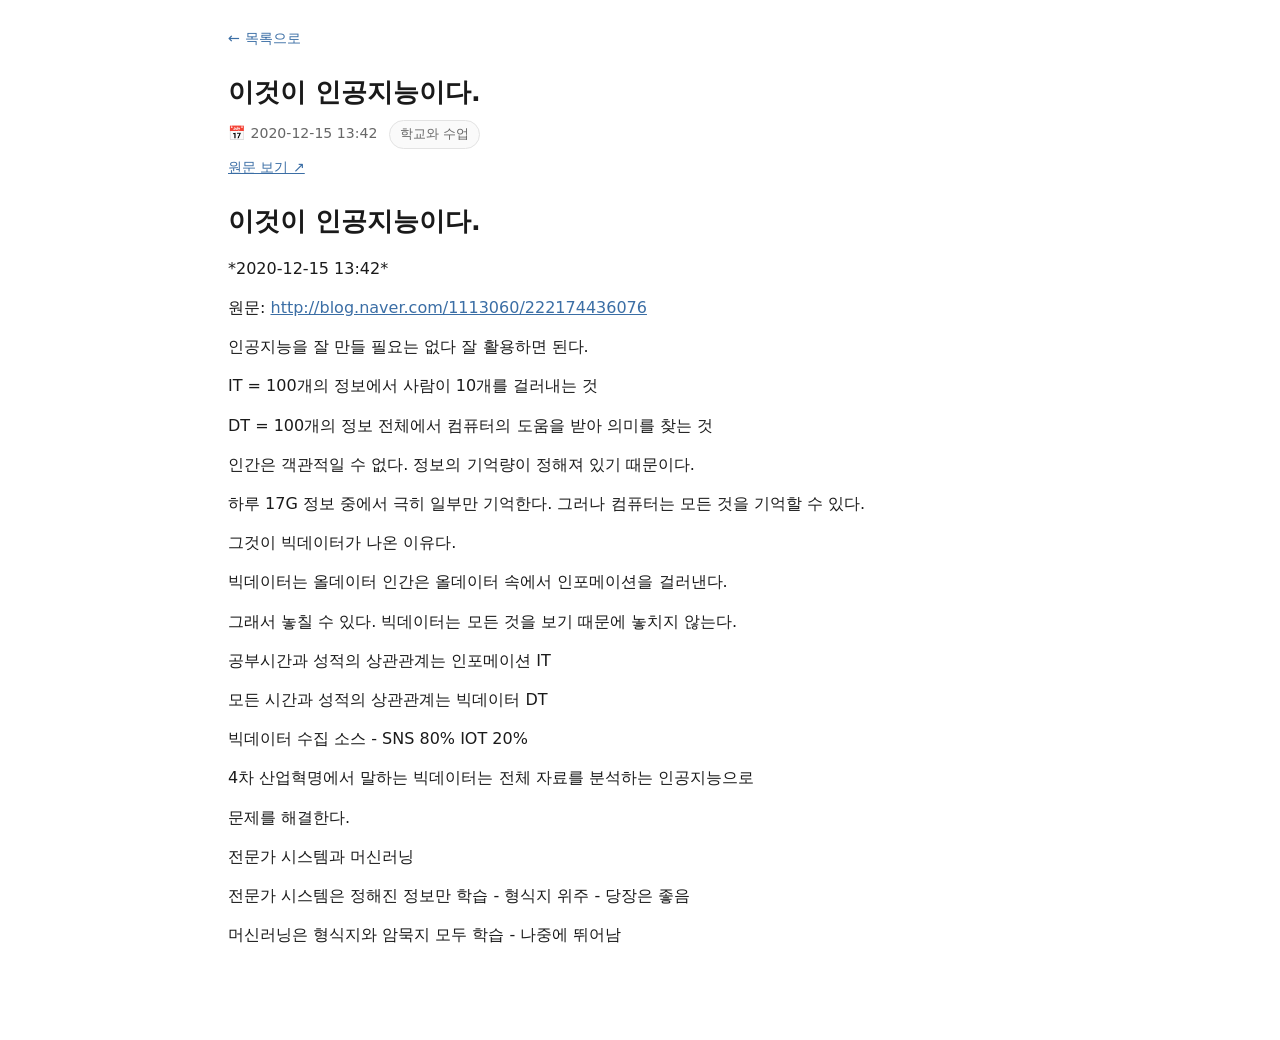
<file: 게시본/인공지능-수업/04!_이것이 인공지능이다.html>
<!doctype html><html lang="ko"><head><meta charset="utf-8">
<meta name="viewport" content="width=device-width,initial-scale=1">
<title>이것이 인공지능이다.</title><style>
:root{--bg:#ffffff;--fg:#1a1a1a;--muted:#666;--line:#e3e3e3;--accent:#3b6ea5;--card:#fafafa;}
:root:not([data-theme=light]){}
@media (prefers-color-scheme:dark){:root:not([data-theme=light]){--bg:#16181c;--fg:#e8e8e8;--muted:#9aa0a6;--line:#2c2f36;--accent:#7fb0e8;--card:#1d2026;}}
*{box-sizing:border-box}
body{margin:0;background:var(--bg);color:var(--fg);font-family:"Pretendard","맑은 고딕","Malgun Gothic",system-ui,sans-serif;line-height:1.75;}
.wrap{max-width:860px;margin:0 auto;padding:24px 18px 80px;}
a{color:var(--accent);}
header.top{position:sticky;top:0;background:var(--bg);border-bottom:1px solid var(--line);padding:12px 0;margin-bottom:20px;z-index:9}
h1{font-size:1.6rem;margin:.2em 0}
.meta{color:var(--muted);font-size:.88rem;margin-bottom:1.4em}
.meta span{margin-right:12px}
img{max-width:100%;height:auto;border-radius:8px;margin:14px 0;display:block}
p{margin:.7em 0}
.back{display:inline-block;margin-bottom:14px;font-size:.9rem;text-decoration:none}
.tag{display:inline-block;background:var(--card);border:1px solid var(--line);border-radius:999px;padding:2px 10px;font-size:.8rem;color:var(--muted)}
</style></head><body><div class="wrap">
<a class="back" href="../index.html">← 목록으로</a>
<h1>이것이 인공지능이다.</h1>
<div class="meta"><span>📅 2020-12-15 13:42</span><span class="tag">학교와 수업</span>
<div style="margin-top:6px"><a href="http://blog.naver.com/1113060/222174436076" target="_blank" rel="noopener">원문 보기 ↗</a></div></div>
<h1>이것이 인공지능이다.</h1>
<p>*2020-12-15 13:42*</p>
<p>원문: <a href="http://blog.naver.com/1113060/222174436076" target="_blank" rel="noopener">http://blog.naver.com/1113060/222174436076</a></p>
<p>인공지능을 잘 만들 필요는 없다 잘 활용하면 된다.</p>
<p>IT = 100개의 정보에서 사람이 10개를 걸러내는 것</p>
<p>DT = 100개의 정보 전체에서 컴퓨터의 도움을 받아 의미를 찾는 것</p>
<p>인간은 객관적일 수 없다. 정보의 기억량이 정해져 있기 때문이다.</p>
<p>하루 17G 정보 중에서 극히 일부만 기억한다. 그러나 컴퓨터는 모든 것을 기억할 수 있다.</p>
<p>그것이 빅데이터가 나온 이유다.</p>
<p>빅데이터는 올데이터 인간은 올데이터 속에서 인포메이션을 걸러낸다.</p>
<p>그래서 놓칠 수 있다. 빅데이터는 모든 것을 보기 때문에 놓치지 않는다.</p>
<p>공부시간과 성적의 상관관계는 인포메이션 IT</p>
<p>모든 시간과 성적의 상관관계는 빅데이터 DT</p>
<p>빅데이터 수집 소스 - SNS 80% IOT 20%</p>
<p>4차 산업혁명에서 말하는 빅데이터는 전체 자료를 분석하는 인공지능으로</p>
<p>문제를 해결한다.</p>
<p>전문가 시스템과 머신러닝</p>
<p>전문가 시스템은 정해진 정보만 학습 - 형식지 위주 - 당장은 좋음</p>
<p>머신러닝은 형식지와 암묵지 모두 학습 - 나중에 뛰어남</p>
</div></body></html>
</file>
<file: 공용/부품.css>
/* ============================================================
   게시본 부품 — 뼈대만 있습니다. 색·글꼴은 여기서 정하지 않습니다.
   모든 값은 --게시-* 토큰으로 받고, 그 토큰은 디자인/<이름>/연결.css 가 채웁니다.

   ★ 변수 이름에 '게시-' 를 붙인 이유
     꽂아 넣는 디자인 시스템도 --font-body 같은 흔한 이름을 씁니다.
     이름표가 없으면 서로 덮어써서 디자인이 깨집니다.
   ============================================================ */

/* 디자인이 값을 안 주었을 때만 쓰이는 최소한의 back-up */
:root{
  --게시-바탕:#fff; --게시-종이:#f7f7f5; --게시-글:#1a1a1a; --게시-흐린글:#6b6b6b;
  --게시-강조:#2f5d7c; --게시-강조바탕:#eef3f7; --게시-선:#e3e3e0;
  --게시-제목글꼴:system-ui,sans-serif; --게시-본문글꼴:system-ui,sans-serif;
  --게시-제목굵기:700; --게시-폭:720px; --게시-모서리:6px; --게시-사이:40px;
  --게시-글크기:17px; --게시-줄간:1.85; --게시-자간:-.01em; --게시-배율:1;
  --게시-테두리:1px solid var(--게시-선);
  --게시-그림자:none; --게시-카드바탕:transparent; --게시-카드안쪽:0;
  --게시-카드테두리:0; --게시-사진모서리:4px; --게시-표지위아래:64px 0 44px;
}

*{box-sizing:border-box}
body{
  margin:0; background:var(--게시-바탕); color:var(--게시-글);
  font-family:var(--게시-본문글꼴);
  font-size:calc(var(--게시-글크기) * var(--게시-배율));
  line-height:var(--게시-줄간);
  -webkit-text-size-adjust:100%;
}
.판{max-width:var(--게시-폭); margin:0 auto; padding:0 22px 120px}
a{color:var(--게시-강조)}

/* ---------- 표지 ---------- */
.표지{padding:var(--게시-표지위아래); border-bottom:var(--게시-테두리); margin-bottom:var(--게시-사이)}
.표지 h1{
  font-family:var(--게시-제목글꼴); font-weight:var(--게시-제목굵기);
  font-size:calc(2.3rem * var(--게시-배율)); line-height:1.24;
  margin:0 0 .35em; letter-spacing:var(--게시-자간);
}
.표지 .부제{color:var(--게시-흐린글); font-size:1.02rem; margin:0 0 1.4em}
.표지 .집계{
  display:flex; flex-wrap:wrap; gap:8px 20px; font-size:.85rem;
  color:var(--게시-흐린글); border-top:var(--게시-테두리); padding-top:14px;
}

/* ---------- 제작 노트 ---------- */
.제작노트{
  background:var(--게시-강조바탕); border-left:3px solid var(--게시-강조);
  border-radius:0 var(--게시-모서리) var(--게시-모서리) 0;
  padding:16px 20px; margin:0 0 var(--게시-사이); font-size:.92rem;
}
.제작노트 .딱지{display:block; font-weight:700; color:var(--게시-강조);
                font-size:.78rem; letter-spacing:.06em; margin-bottom:8px}
.제작노트 p{margin:.3em 0; white-space:pre-wrap}
.제작노트 .안내{color:var(--게시-흐린글); font-size:.82rem; margin-top:10px}

/* ---------- 목차 ---------- */
.목차{margin:0 0 var(--게시-사이); padding:20px 24px; background:var(--게시-종이);
      border:var(--게시-테두리); border-radius:var(--게시-모서리); box-shadow:var(--게시-그림자)}
.목차 .딱지{font-size:.78rem; letter-spacing:.06em; color:var(--게시-흐린글);
            font-weight:700; margin-bottom:12px}
.목차 ol{margin:0; padding-left:1.2em}
.목차 li{margin:.35em 0}
.목차 a{text-decoration:none}
.목차 a:hover{text-decoration:underline}
.목차 .날{color:var(--게시-흐린글); font-size:.82rem; margin-left:8px}

/* ---------- 자료 ---------- */
.자료{margin:0 0 var(--게시-사이); scroll-margin-top:20px}
.자료 h2.제목{
  font-family:var(--게시-제목글꼴); font-weight:var(--게시-제목굵기);
  font-size:calc(1.45rem * var(--게시-배율)); line-height:1.35;
  margin:0 0 .3em; letter-spacing:var(--게시-자간);
}
.자료 .머리{
  display:flex; flex-wrap:wrap; gap:6px 14px; align-items:baseline;
  font-size:.83rem; color:var(--게시-흐린글); margin-bottom:1.1em;
  padding-bottom:.8em; border-bottom:var(--게시-테두리);
}
.자료 .머리 .원문{margin-left:auto; text-decoration:none; white-space:nowrap}
.자료 .머리 .원문:hover{text-decoration:underline}
.자료 .몸{
  background:var(--게시-카드바탕); padding:var(--게시-카드안쪽);
  border:var(--게시-카드테두리); border-radius:var(--게시-모서리);
  box-shadow:var(--게시-그림자);
}
.자료 .몸 > p{margin:0 0 1.05em}
.자료 .몸 > p:last-child{margin-bottom:0}
.자료 .몸 h3{font-family:var(--게시-제목글꼴); font-size:calc(1.12rem * var(--게시-배율));
             font-weight:var(--게시-제목굵기); margin:1.6em 0 .5em}
.자료.강조{
  background:var(--게시-강조바탕); margin-left:-24px; margin-right:-24px;
  padding:26px 24px; border-radius:var(--게시-모서리);
}

.자료 .몸 h4{font-family:var(--게시-제목글꼴); font-size:calc(1rem * var(--게시-배율));
             font-weight:var(--게시-제목굵기); margin:1.4em 0 .4em; color:var(--게시-흐린글)}
.자료 .몸 b,.자료 .몸 strong{font-weight:700}
.자료 .몸 code{font-family:Consolas,"D2Coding",monospace; font-size:.9em;
               background:var(--게시-강조바탕); padding:.1em .35em; border-radius:3px}
.자료 .몸 ul,.자료 .몸 ol{margin:0 0 1.05em; padding-left:1.5em}
.자료 .몸 li{margin:.25em 0}
.자료 .몸 li ul,.자료 .몸 li ol{margin:.25em 0 .25em}
.자료 .몸 pre.코드{
  background:var(--게시-종이); border:var(--게시-테두리); border-radius:var(--게시-모서리);
  padding:14px 16px; overflow:auto; font:.86em/1.6 Consolas,"D2Coding",monospace; margin:1.2em 0;
}
.자료 .몸 pre.코드 code{background:none; padding:0; font-size:inherit}
.자료 .몸 .표틀{overflow-x:auto; margin:1.4em 0}
.자료 .몸 table.표{border-collapse:collapse; width:100%; font-size:.93em}
.자료 .몸 table.표 th,.자료 .몸 table.표 td{border:var(--게시-테두리); padding:.5em .8em; text-align:left; vertical-align:top}
.자료 .몸 table.표 th{background:var(--게시-종이); font-weight:700}
.자료 .몸 hr.구분{border:0; border-top:var(--게시-테두리); margin:2em auto; width:40%}
.자료.사진자료 h2.제목{font-size:calc(1.1rem * var(--게시-배율))}

/* ============================================================
   접기 — 모든 것은 접힌다. 자료가 많아도 화면이 넘치지 않게.
   자료·장·목차·제작노트·사진판·출처가 전부 <details> 다. JS 없이도 손으로 여닫힌다.
   ============================================================ */
summary{cursor:pointer; list-style:none}
summary::-webkit-details-marker{display:none}

/* 접기줄 — 모두 펼치기/접기 */
.접기줄{display:flex; flex-wrap:wrap; gap:8px 14px; align-items:center; justify-content:space-between;
        margin:calc(-1 * var(--게시-사이) + 10px) 0 var(--게시-사이); font-size:.83rem; color:var(--게시-흐린글)}
.접기줄 .단추들{display:flex; gap:6px}
.접기줄 button{font:inherit; font-size:.8rem; padding:5px 12px; border-radius:999px; cursor:pointer;
               border:var(--게시-테두리); background:var(--게시-종이); color:var(--게시-글)}
.접기줄 button:hover{border-color:var(--게시-강조); color:var(--게시-강조)}

/* 자료 제목줄 (나열·갤러리·잡지·타임라인) — 누르면 여닫힘, 오른쪽에 화살표 */
details.자료 > summary.제목줄{display:flex; align-items:baseline; gap:12px; flex-wrap:wrap; padding-right:28px; position:relative}
details.자료 > summary.제목줄 h2.제목{margin:0; flex:1 1 auto; min-width:0}
details.자료 > summary.제목줄 .곁{font-size:.8rem; color:var(--게시-흐린글); white-space:nowrap}
details.자료 > summary.제목줄::after{content:"›"; position:absolute; right:4px; top:.05em; font-size:1.4em; line-height:1;
  color:var(--게시-흐린글); transform:rotate(90deg); transition:transform .15s}
details.자료:not([open]) > summary.제목줄::after{transform:rotate(0)}
details.자료:not([open]){margin-bottom:12px}
details.자료:not([open]) > summary.제목줄{padding-bottom:10px; border-bottom:var(--게시-테두리)}
details.자료:not([open]) > summary.제목줄 h2.제목{font-size:calc(1.12rem * var(--게시-배율)); margin:0}
details.자료 > summary.제목줄:hover h2.제목{color:var(--게시-강조)}
details.자료 > .머리{margin-top:.2em}

/* 장 — 머리를 누르면 그 장이 통째로 접힌다 */
details.장 > summary.장머리 .곁{margin-left:auto; font-size:.8rem; color:var(--게시-흐린글); font-weight:400}
details.장 > summary.장머리::after{content:"›"; margin-left:8px; color:var(--게시-흐린글); transform:rotate(90deg); display:inline-block; transition:transform .15s}
details.장:not([open]) > summary.장머리::after{transform:rotate(0)}
details.장:not([open]) > summary.장머리{margin-bottom:0}

/* 목차·제작노트·사진판·출처 딱지가 곧 여닫이 */
details.목차 > summary.딱지, details.제작노트 > summary.딱지, details.사진모음 > summary.딱지, .출처 > details > summary.딱지{display:block}
details.목차:not([open]), details.제작노트:not([open]){padding-bottom:12px}
details.목차:not([open]) > summary.딱지, details.제작노트:not([open]) > summary.딱지{margin-bottom:0}
details.목차 > summary.딱지::after, details.제작노트 > summary.딱지::after, details.사진모음 > summary.딱지::after, .출처 > details > summary.딱지::after{content:"  ▾"; opacity:.6}
details.목차:not([open]) > summary.딱지::after, details.제작노트:not([open]) > summary.딱지::after, details.사진모음:not([open]) > summary.딱지::after, .출처 > details:not([open]) > summary.딱지::after{content:"  ▸"}

/* 사진 더 보기 */
details.더보기{margin:-.6em 0 1.6em}
details.더보기 > summary{display:inline-block; font-size:.85rem; padding:6px 14px; border-radius:999px;
  border:var(--게시-테두리); background:var(--게시-종이); color:var(--게시-강조)}
details.더보기 > summary:hover{border-color:var(--게시-강조)}
details.더보기[open] > summary{margin-bottom:.4em}
details.더보기 > .갤러리{margin-top:.6em}

/* 인쇄할 땐 스크립트가 다 펼친다. 화살표·단추는 숨김 */
@media print{ .접기줄, summary::after{display:none} }

/* ---------- 장(章) — 하위 폴더 하나가 장 하나 ---------- */
.장{margin:0 0 calc(var(--게시-사이) * 1.2)}
.장머리{display:flex; align-items:baseline; gap:14px; margin:0 0 var(--게시-사이);
        padding-bottom:12px; border-bottom:2px solid var(--게시-강조)}
.장머리 .딱지{font-size:.78rem; letter-spacing:.06em; font-weight:700; color:var(--게시-강조)}
.장머리 h2{font-family:var(--게시-제목글꼴); font-weight:var(--게시-제목굵기);
           font-size:calc(1.7rem * var(--게시-배율)); margin:0; letter-spacing:var(--게시-자간)}
.장 .자료{margin-left:0}
.목차 li.장{list-style:none; margin:.6em 0 .3em -1.2em}
.목차 li.장 > .장이름{font-weight:700; color:var(--게시-강조); font-size:.9rem}
.목차 li.장 > ol{margin-top:.2em}

/* ---------- 사진 크기 (메모: 사진크기: 크게/작게) ---------- */
.사진-크게 .갤러리{grid-template-columns:1fr}
.사진-크게 figure{margin:2em calc(-1 * clamp(0px, 6vw, 60px))}
.사진-크게 .갤러리 figure{margin:0}
.사진-작게 .갤러리{grid-template-columns:repeat(auto-fit,minmax(150px,1fr)); gap:10px}
.사진-작게 figure{max-width:60%; margin:1.2em auto}
.사진-작게 .갤러리 figure{max-width:none; margin:0}
@media (max-width:640px){ .사진-크게 figure{margin:1.6em 0} }

/* ---------- 인용 ---------- */
blockquote{
  margin:1.5em 0; padding:.2em 0 .2em 20px;
  border-left:3px solid var(--게시-강조);
  font-family:var(--게시-제목글꼴); font-size:1.05em;
}
blockquote p{margin:.3em 0}

/* ---------- 사진 ---------- */
figure{margin:1.6em 0}
figure img{width:100%; height:auto; display:block;
           border-radius:var(--게시-사진모서리); box-shadow:var(--게시-그림자)}
figcaption{font-size:.83rem; color:var(--게시-흐린글); margin-top:.6em; text-align:center}
.갤러리{display:grid; grid-template-columns:repeat(auto-fit,minmax(240px,1fr));
        gap:14px; margin:1.6em 0}
.갤러리 figure{margin:0}
.사진없음{
  background:var(--게시-종이); border:1px dashed var(--게시-선);
  border-radius:var(--게시-사진모서리); padding:28px 20px; text-align:center;
  color:var(--게시-흐린글); font-size:.86rem; margin:1.6em 0;
}

/* ---------- 붙임 ---------- */
.붙임{
  display:flex; gap:12px; align-items:center; text-decoration:none; color:inherit;
  background:var(--게시-종이); border:var(--게시-테두리);
  border-radius:var(--게시-모서리); padding:14px 18px; margin:1.2em 0;
  box-shadow:var(--게시-그림자);
}
.붙임:hover{border-color:var(--게시-강조)}
.붙임 .아이콘{font-size:1.3rem; flex:0 0 auto}
.붙임 .이름{font-weight:600; font-size:.95rem}
.붙임 .곁{font-size:.8rem; color:var(--게시-흐린글)}

/* ---------- 통합 사이트 (허브) ---------- */
.허브격자{display:grid; grid-template-columns:repeat(auto-fill,minmax(280px,1fr));
          gap:18px; margin:0 0 var(--게시-사이)}
.게시본칸{
  display:flex; flex-direction:column; text-decoration:none; color:inherit;
  background:var(--게시-종이); border:var(--게시-테두리);
  border-radius:var(--게시-모서리); box-shadow:var(--게시-그림자); overflow:hidden;
}
.게시본칸:hover{border-color:var(--게시-강조)}
.게시본칸 .그림{
  aspect-ratio:16/9; background:var(--게시-강조바탕); overflow:hidden;
  display:flex; align-items:center; justify-content:center;
}
.게시본칸 .그림 img{width:100%; height:100%; object-fit:cover; display:block}
.게시본칸 .그림 .없음{color:var(--게시-흐린글); font-size:.8rem}
.게시본칸 .속{padding:16px 18px 18px}
.게시본칸 h3{
  font-family:var(--게시-제목글꼴); font-weight:var(--게시-제목굵기);
  font-size:calc(1.08rem * var(--게시-배율)); line-height:1.4;
  margin:0 0 .3em; letter-spacing:var(--게시-자간);
}
.게시본칸 .곁{color:var(--게시-흐린글); font-size:.86rem; margin:0 0 .8em}
.게시본칸 .셈{display:flex; flex-wrap:wrap; gap:4px 12px;
              color:var(--게시-흐린글); font-size:.78rem}
.빈안내{
  border:1px dashed var(--게시-선); border-radius:var(--게시-모서리);
  padding:34px 24px; text-align:center; color:var(--게시-흐린글); font-size:.92rem;
}

/* ---------- 꼬리 ---------- */
.출처{margin-top:calc(var(--게시-사이) * 1.4); padding-top:24px;
      border-top:var(--게시-테두리); font-size:.85rem; color:var(--게시-흐린글)}
.출처 .딱지{font-weight:700; letter-spacing:.06em; font-size:.78rem; margin-bottom:12px}
.출처 ul{margin:0; padding-left:1.1em}
.출처 li{margin:.3em 0; word-break:break-all}
.출처 .곁{opacity:.75}
.만든표시{margin-top:28px; font-size:.78rem; color:var(--게시-흐린글)}

/* ============================================================
   배치 — 자료를 늘어놓는 방식. 디자인(색·글꼴)과 별개 축.
   <html class="배치-바둑판"> 처럼 걸린다. 기본(나열)은 위의 규칙 그대로.
   ============================================================ */

/* ---------- 바둑판 · 목록 : 카드를 눌러 펼친다 (details, JS 없음) ---------- */
details.자료{margin:0}
details.자료 > summary.카드{
  list-style:none; cursor:pointer; display:flex; gap:14px; align-items:flex-start;
  background:var(--게시-종이); border:var(--게시-테두리); border-radius:var(--게시-모서리);
  box-shadow:var(--게시-그림자); overflow:hidden; height:100%;
}
details.자료 > summary.카드::-webkit-details-marker{display:none}
details.자료 > summary.카드:hover{border-color:var(--게시-강조)}
details.자료.강조 > summary.카드{border-color:var(--게시-강조); background:var(--게시-강조바탕)}
.카드 .표지그림{flex:0 0 auto; display:flex; align-items:center; justify-content:center; background:var(--게시-강조바탕); overflow:hidden}
.카드 .표지그림 img{width:100%; height:100%; object-fit:cover; display:block}
.카드 .빈그림{font-size:1.6rem; color:var(--게시-흐린글)}
.카드 .카드글{display:flex; flex-direction:column; gap:4px; min-width:0; padding:14px 16px 16px}
.카드 .카드제목{font-family:var(--게시-제목글꼴); font-weight:var(--게시-제목굵기); font-size:calc(1.05rem * var(--게시-배율)); line-height:1.35; letter-spacing:var(--게시-자간)}
.카드 .카드곁{font-size:.78rem; color:var(--게시-흐린글)}
.카드 .발췌{font-size:.86rem; color:var(--게시-흐린글); line-height:1.55; overflow:hidden; display:-webkit-box; -webkit-line-clamp:3; -webkit-box-orient:vertical}
details.자료 > .펼침{padding:6px 4px 30px}
details.자료[open] > summary.카드{border-bottom-left-radius:0; border-bottom-right-radius:0; border-color:var(--게시-강조)}
details.자료[open] > summary.카드 .발췌{display:none}

.배치-바둑판 .자료들, .배치-바둑판 .장 .장속{
  display:grid; grid-template-columns:repeat(auto-fill, minmax(260px, 1fr)); gap:16px; align-items:start;
}
.배치-바둑판 .자료들 > .장{grid-column:1 / -1}
.배치-바둑판 details.자료[open]{grid-column:1 / -1}
.배치-바둑판 .카드{flex-direction:column; gap:0}
.배치-바둑판 .카드 .표지그림{width:100%; aspect-ratio:16/10}
.배치-바둑판 .카드 .표지그림.빈그림{aspect-ratio:16/5}
.배치-바둑판 details.자료[open] > summary.카드{flex-direction:row}
.배치-바둑판 details.자료[open] > summary.카드 .표지그림{width:120px; aspect-ratio:auto; height:80px; margin:14px 0 14px 14px; border-radius:calc(var(--게시-모서리) / 2)}
.배치-바둑판 .판, .배치-목록 .판{max-width:min(1100px, 100%)}
.배치-바둑판 .표지, .배치-목록 .표지, .배치-갤러리 .표지{max-width:var(--게시-폭); margin-left:auto; margin-right:auto}
.배치-바둑판 .제작노트, .배치-목록 .제작노트{max-width:var(--게시-폭); margin-left:auto; margin-right:auto}
.배치-바둑판 details.자료 > .펼침, .배치-목록 details.자료 > .펼침{max-width:var(--게시-폭); margin:0 auto}

.배치-목록 .자료들, .배치-목록 .장 .장속{display:flex; flex-direction:column; gap:8px}
.배치-목록 .카드{align-items:center; padding-right:14px}
.배치-목록 .카드 .표지그림{width:88px; height:64px; margin:8px 0 8px 8px; border-radius:calc(var(--게시-모서리) / 2)}
.배치-목록 .카드 .카드글{padding:10px 8px}
.배치-목록 .카드 .발췌{-webkit-line-clamp:1}
.배치-목록 .카드 .카드제목{font-size:calc(.98rem * var(--게시-배율))}
.배치-목록 .장머리{margin-top:calc(var(--게시-사이) * .6)}

/* ---------- 슬라이드 : 한 화면에 하나. scroll-snap + 점 길잡이 ---------- */
.배치-슬라이드 body{overflow:hidden}
.배치-슬라이드 .판{max-width:none; padding:0; height:100vh; height:100dvh; overflow-y:auto; scroll-snap-type:y mandatory; scroll-behavior:smooth}
.배치-슬라이드 .슬라이드{
  min-height:100vh; min-height:100dvh; scroll-snap-align:start; scroll-snap-stop:always;
  box-sizing:border-box; padding:48px 24px 72px; overflow-y:auto;
  display:flex; flex-direction:column; justify-content:center;
}
.배치-슬라이드 .슬라이드 > *{width:100%; max-width:var(--게시-폭); margin-left:auto; margin-right:auto}
.배치-슬라이드 .슬라이드 .자료{margin-bottom:0}
.배치-슬라이드 .슬라이드.첫{justify-content:center}
.배치-슬라이드 .슬라이드.첫 .표지{border-bottom:0; padding-top:0}
.배치-슬라이드 .슬라이드.첫 .목차{margin-bottom:0}
.배치-슬라이드 .장슬라이드{min-height:100vh; min-height:100dvh; scroll-snap-align:start; display:flex; align-items:center; justify-content:center}
.배치-슬라이드 .장슬라이드 .장머리{border-bottom:0; flex-direction:column; align-items:center; gap:10px}
.배치-슬라이드 .장슬라이드 .장머리 h2{font-size:calc(2.4rem * var(--게시-배율))}
.배치-슬라이드 .자료들, .배치-슬라이드 .장, .배치-슬라이드 .장속{display:contents}
.배치-슬라이드 .출처{margin-top:0}
.배치-슬라이드 .슬라이드.끝{justify-content:flex-start}
.슬라이드길{
  position:fixed; right:18px; bottom:18px; z-index:9; display:flex; align-items:center; gap:6px;
  background:var(--게시-종이); border:var(--게시-테두리); border-radius:999px; padding:6px 8px; box-shadow:var(--게시-그림자);
}
.슬라이드길 button{font:inherit; border:0; background:transparent; cursor:pointer; color:var(--게시-글); border-radius:999px; line-height:1}
.슬라이드길 > button{font-size:1.3rem; padding:2px 8px}
.슬라이드길 .점들{display:flex; gap:5px; align-items:center; max-width:40vw; overflow:hidden}
.슬라이드길 .점들 button{width:8px; height:8px; padding:0; background:var(--게시-선)}
.슬라이드길 .점들 button.지금{background:var(--게시-강조); width:20px}
@media (max-width:640px){ .배치-슬라이드 .슬라이드{padding:28px 16px 80px} }

/* ---------- 갤러리 : 사진판 먼저, 그 밑에 글 ---------- */
.사진모음{margin:0 0 var(--게시-사이)}
.사진모음 .딱지{font-size:.78rem; letter-spacing:.06em; color:var(--게시-흐린글); font-weight:700; margin-bottom:12px}
.사진판{display:grid; grid-template-columns:repeat(auto-fill, minmax(180px, 1fr)); grid-auto-rows:150px; grid-auto-flow:dense; gap:8px}
.사진판 .한장{position:relative; display:block; overflow:hidden; border-radius:var(--게시-사진모서리); background:var(--게시-종이)}
.사진판 .한장 img{width:100%; height:100%; object-fit:cover; display:block; transition:transform .25s}
.사진판 .한장:hover img{transform:scale(1.04)}
.사진판 .한장:nth-child(5n+1){grid-column:span 2; grid-row:span 2}
.사진판 .한장 .설명{position:absolute; left:0; right:0; bottom:0; padding:18px 10px 8px; font-size:.75rem; color:#fff;
  background:linear-gradient(transparent, rgba(0,0,0,.6)); opacity:0; transition:opacity .2s; white-space:nowrap; overflow:hidden; text-overflow:ellipsis}
.사진판 .한장:hover .설명{opacity:1}
.배치-갤러리 .판{max-width:min(1100px, 100%)}
.배치-갤러리 .자료들, .배치-갤러리 .제작노트, .배치-갤러리 .목차, .배치-갤러리 .출처{max-width:var(--게시-폭); margin-left:auto; margin-right:auto}
.배치-갤러리 .자료들 .자료{scroll-margin-top:24px}

/* ---------- 잡지 : 두 단, 첫 사진은 크게 ---------- */
.배치-잡지 .판{max-width:min(980px, 100%)}
.배치-잡지 .자료 .몸{columns:2; column-gap:38px; column-rule:var(--게시-테두리)}
.배치-잡지 .자료 .몸 > *{break-inside:avoid}
.배치-잡지 .자료 .몸 > h3, .배치-잡지 .자료 .몸 > h4{break-after:avoid}
.배치-잡지 .자료 .몸 > figure:first-child, .배치-잡지 .자료 .몸 > .갤러리:first-child{column-span:all; margin-top:0}
.배치-잡지 .자료 .몸 > p:first-of-type::first-letter{font-family:var(--게시-제목글꼴); font-size:3.1em; float:left; line-height:.85; padding:.08em .12em 0 0; color:var(--게시-강조)}
.배치-잡지 .자료 h2.제목{font-size:calc(1.9rem * var(--게시-배율))}
.배치-잡지 .자료.사진자료 .몸, .배치-잡지 .자료.파일자료 .몸{columns:1}
@media (max-width:760px){ .배치-잡지 .자료 .몸{columns:1} }

/* ---------- 타임라인 : 왼쪽 세로줄에 날짜 ---------- */
.배치-타임라인 .자료들{position:relative; padding-left:150px}
.배치-타임라인 .자료들::before{content:""; position:absolute; left:118px; top:0; bottom:0; width:2px; background:var(--게시-선)}
.배치-타임라인 .자료{position:relative}
.배치-타임라인 .자료::before{
  content:attr(data-날짜); position:absolute; left:-150px; top:.35em; width:104px; text-align:right;
  font-size:.8rem; color:var(--게시-흐린글); font-variant-numeric:tabular-nums; white-space:nowrap;
}
.배치-타임라인 .자료::after{
  content:""; position:absolute; left:-38px; top:.55em; width:12px; height:12px; border-radius:50%;
  background:var(--게시-강조); border:3px solid var(--게시-바탕); box-shadow:0 0 0 2px var(--게시-선);
}
.배치-타임라인 .자료.강조::after{background:var(--게시-글); width:16px; height:16px; left:-40px}
.배치-타임라인 .자료:not([data-날짜])::before{content:"—"}
.배치-타임라인 .장{padding-left:0}
.배치-타임라인 .장머리{margin-left:-150px}
.배치-타임라인 .자료.강조{margin-left:0; margin-right:0}
@media (max-width:640px){
  .배치-타임라인 .자료들{padding-left:0}
  .배치-타임라인 .자료들::before, .배치-타임라인 .자료::after{display:none}
  .배치-타임라인 .자료::before{position:static; display:block; text-align:left; width:auto; margin-bottom:.3em}
  .배치-타임라인 .장머리{margin-left:0}
}

/* ---------- 허브 배치 : 목록 ---------- */
.배치-목록 .허브격자{grid-template-columns:1fr; gap:10px}
.배치-목록 .게시본칸{flex-direction:row; align-items:center}
.배치-목록 .게시본칸 .그림{width:140px; aspect-ratio:16/10; flex:0 0 auto}
.배치-목록 .게시본칸 .속{padding:10px 16px}
.배치-목록 .게시본칸 .곁{margin-bottom:.3em}

/* ---------- 좁은 화면 ---------- */
@media (max-width:640px){
  body{font-size:calc(16px * var(--게시-배율))}
  .표지 h1{font-size:calc(1.75rem * var(--게시-배율))}
  .자료.강조{margin-left:0; margin-right:0}
  .자료 .머리 .원문{margin-left:0}
}

/* ---------- 인쇄 ---------- */
@media print{
  body{background:#fff; color:#000}
  .목차,.제작노트,.슬라이드길{display:none}
  .자료{break-inside:avoid}
}
</file>
